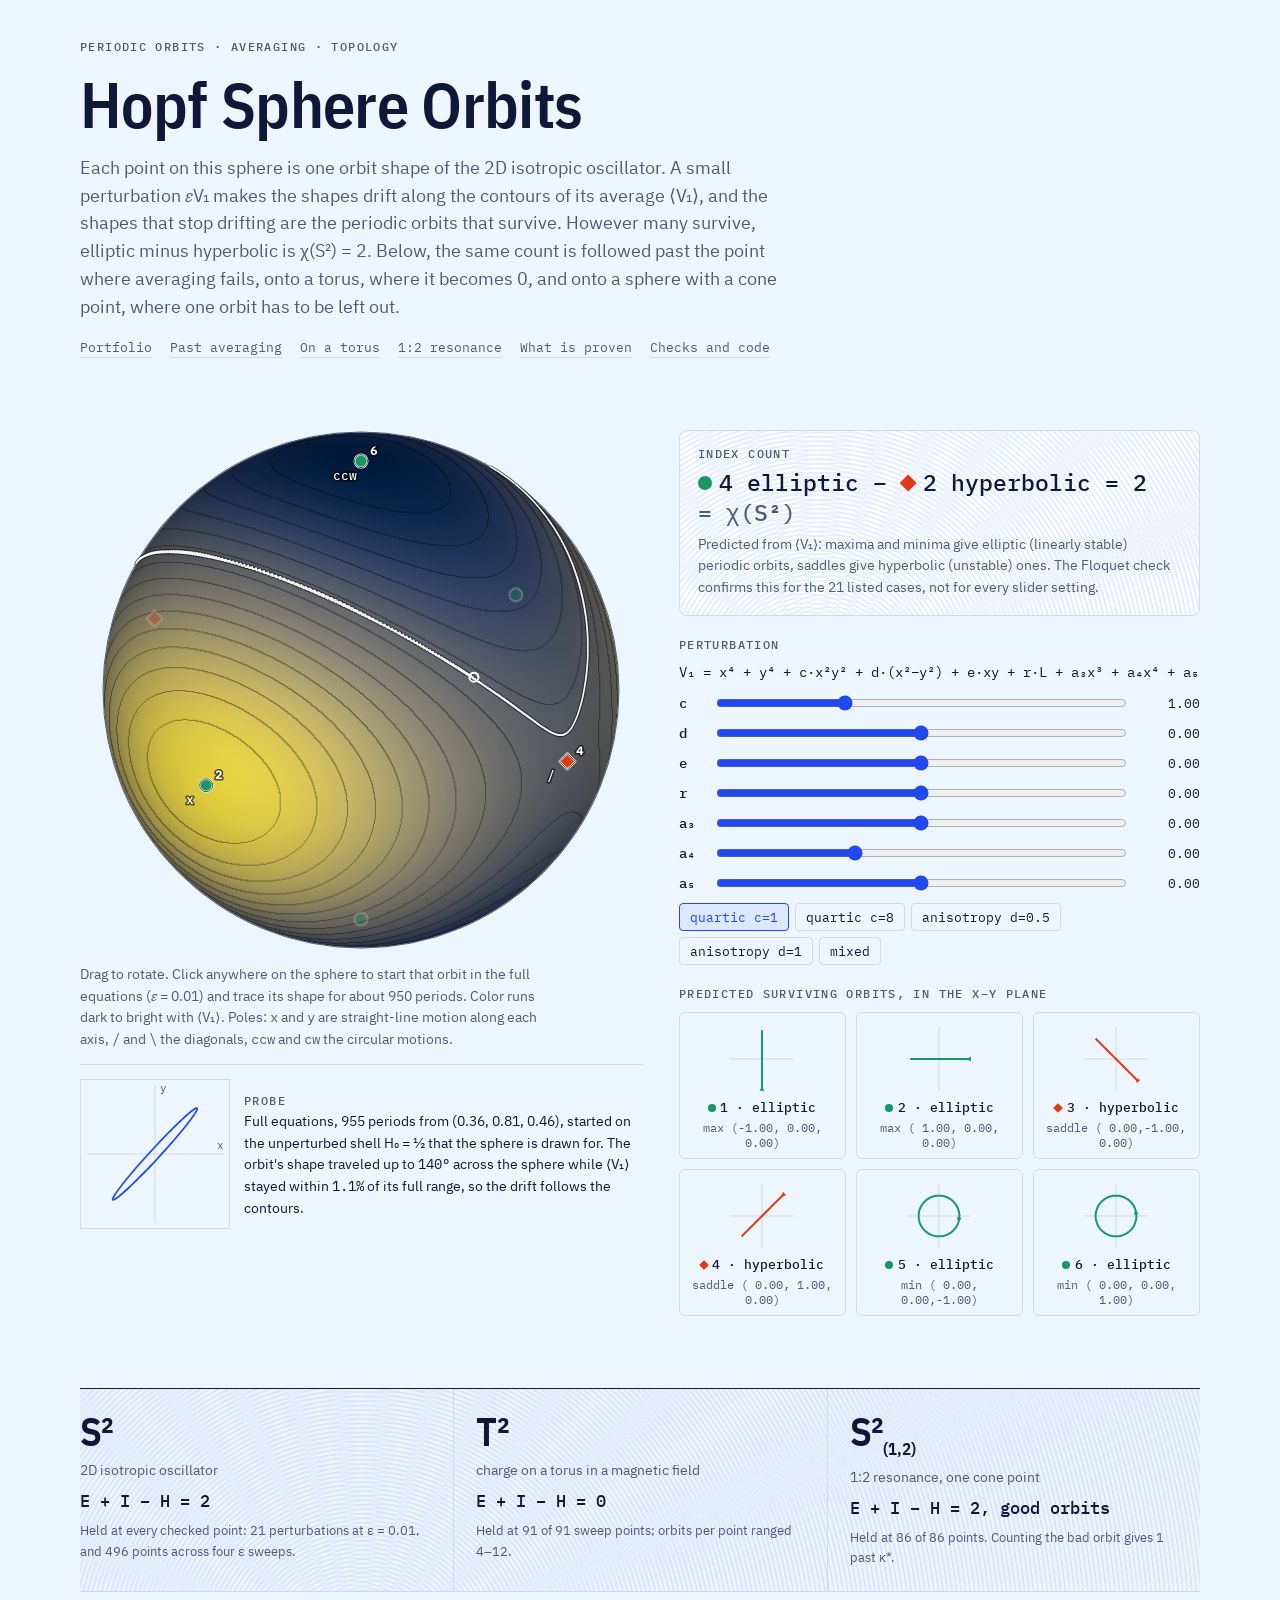
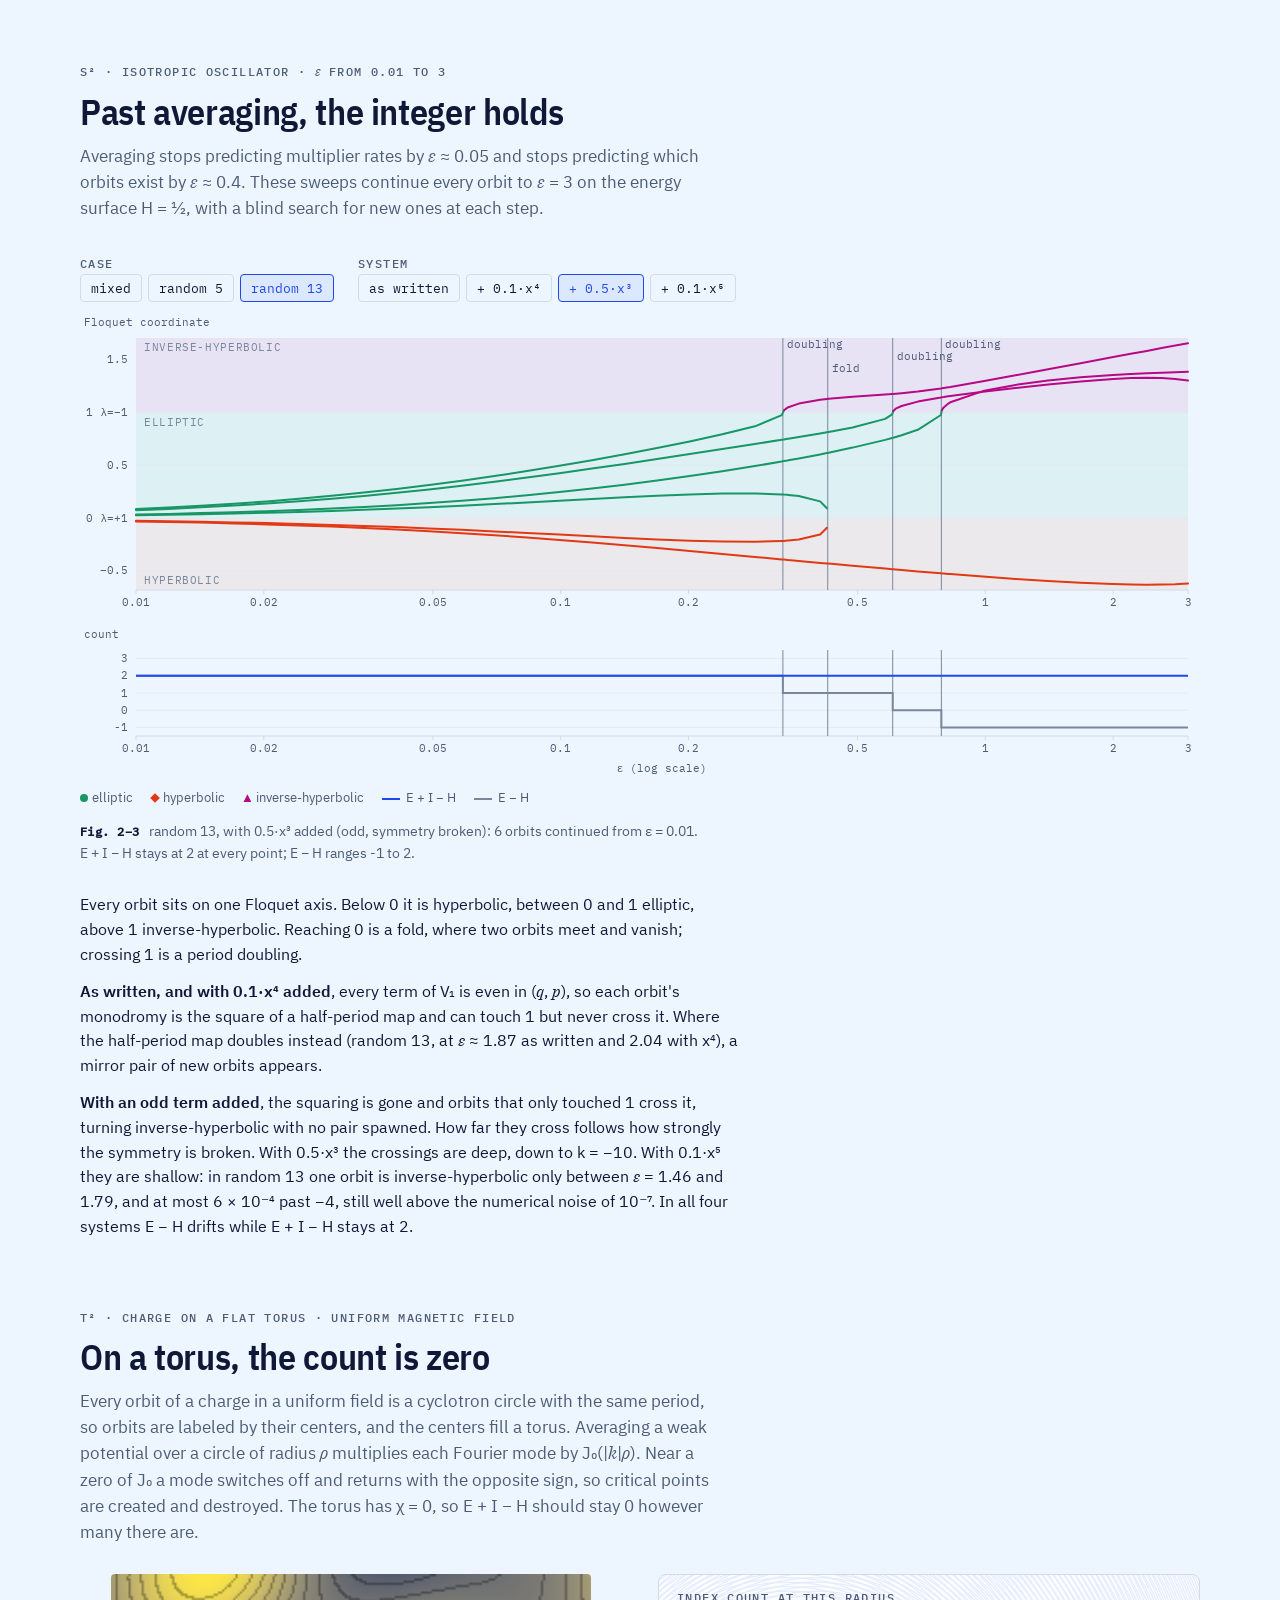
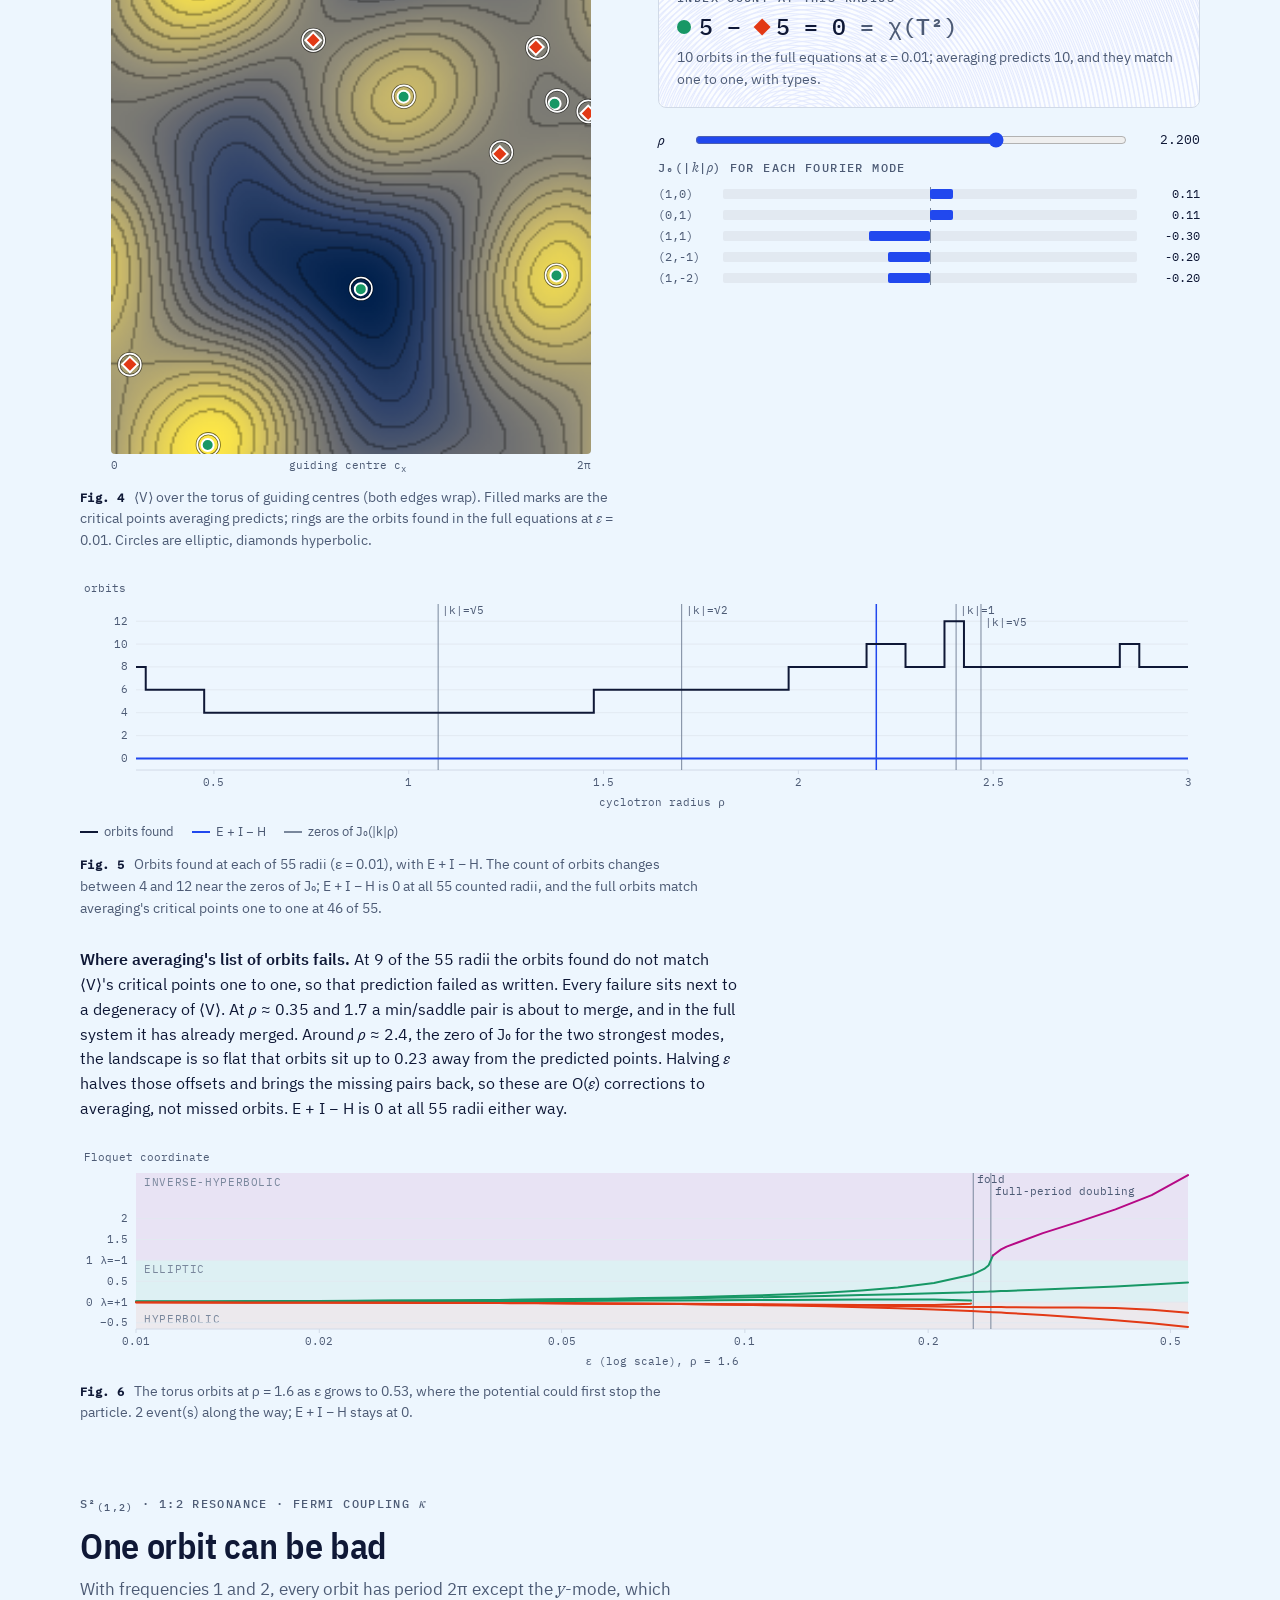
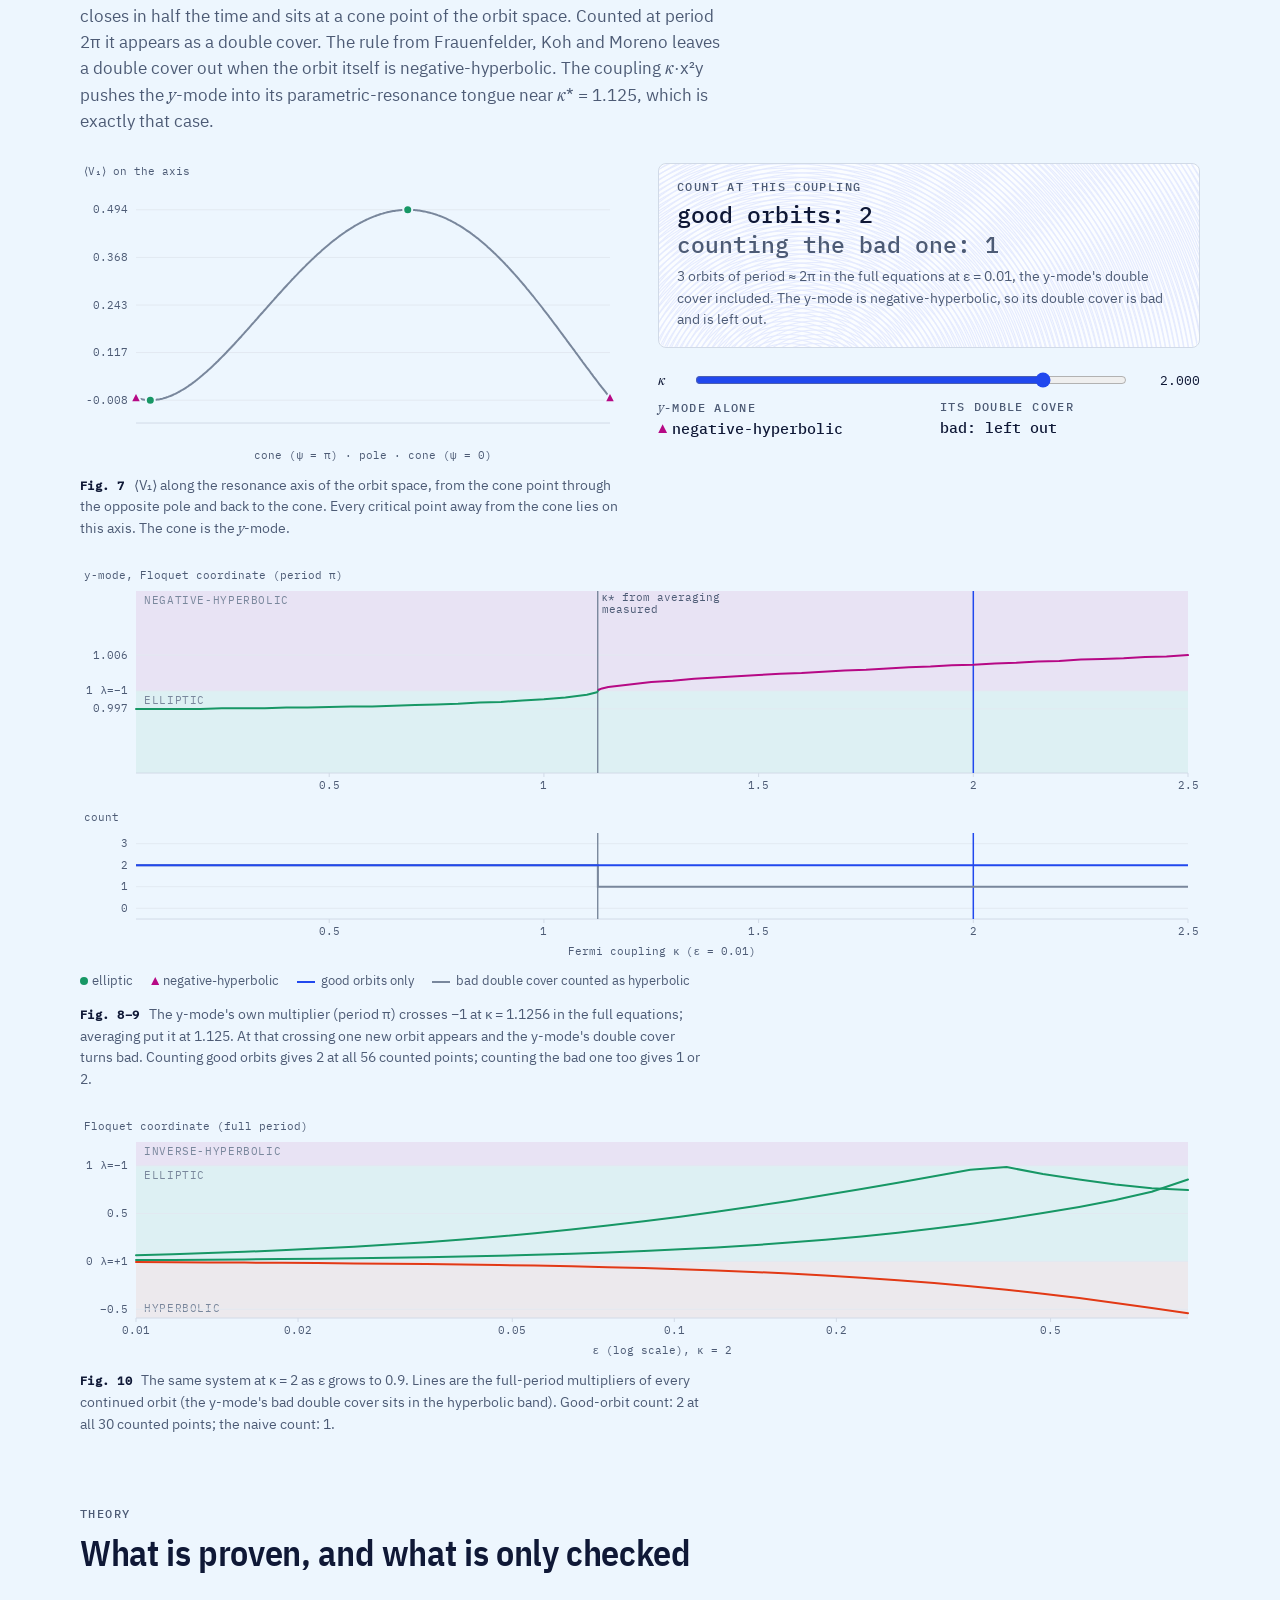
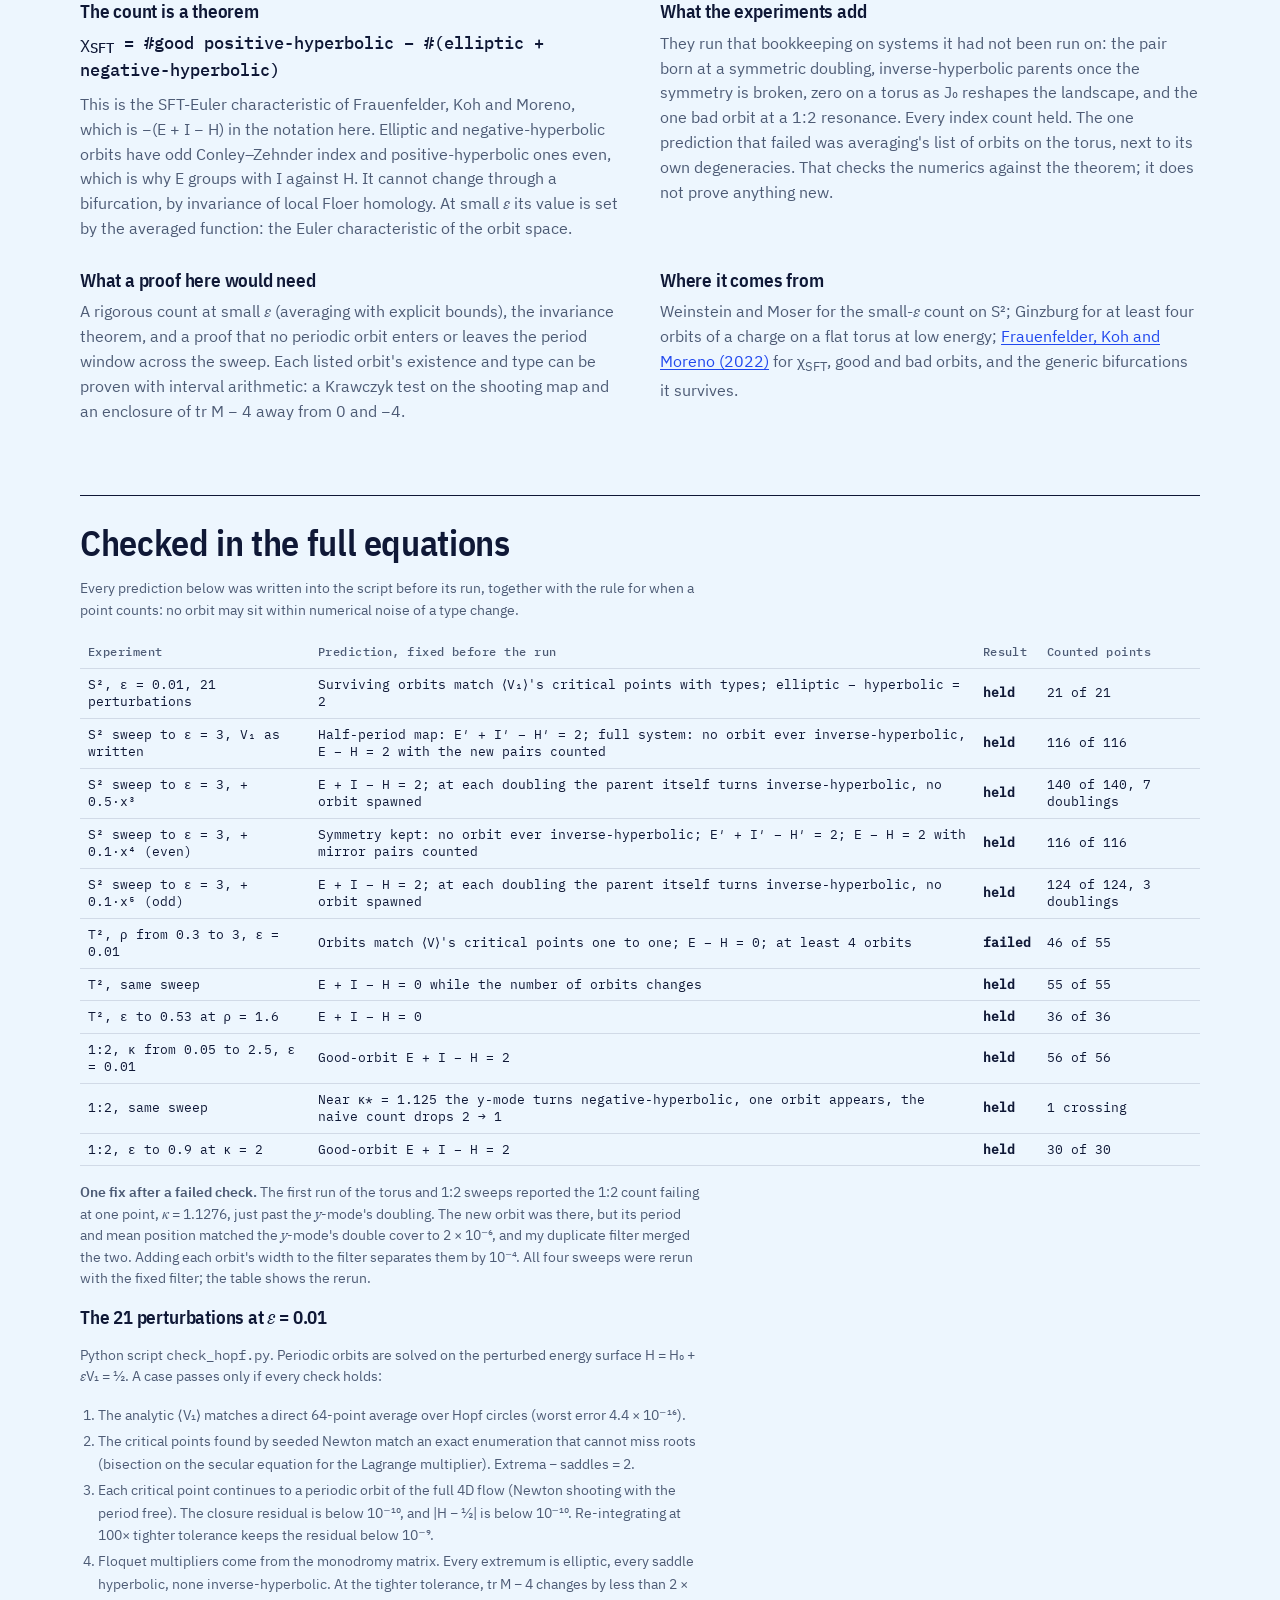
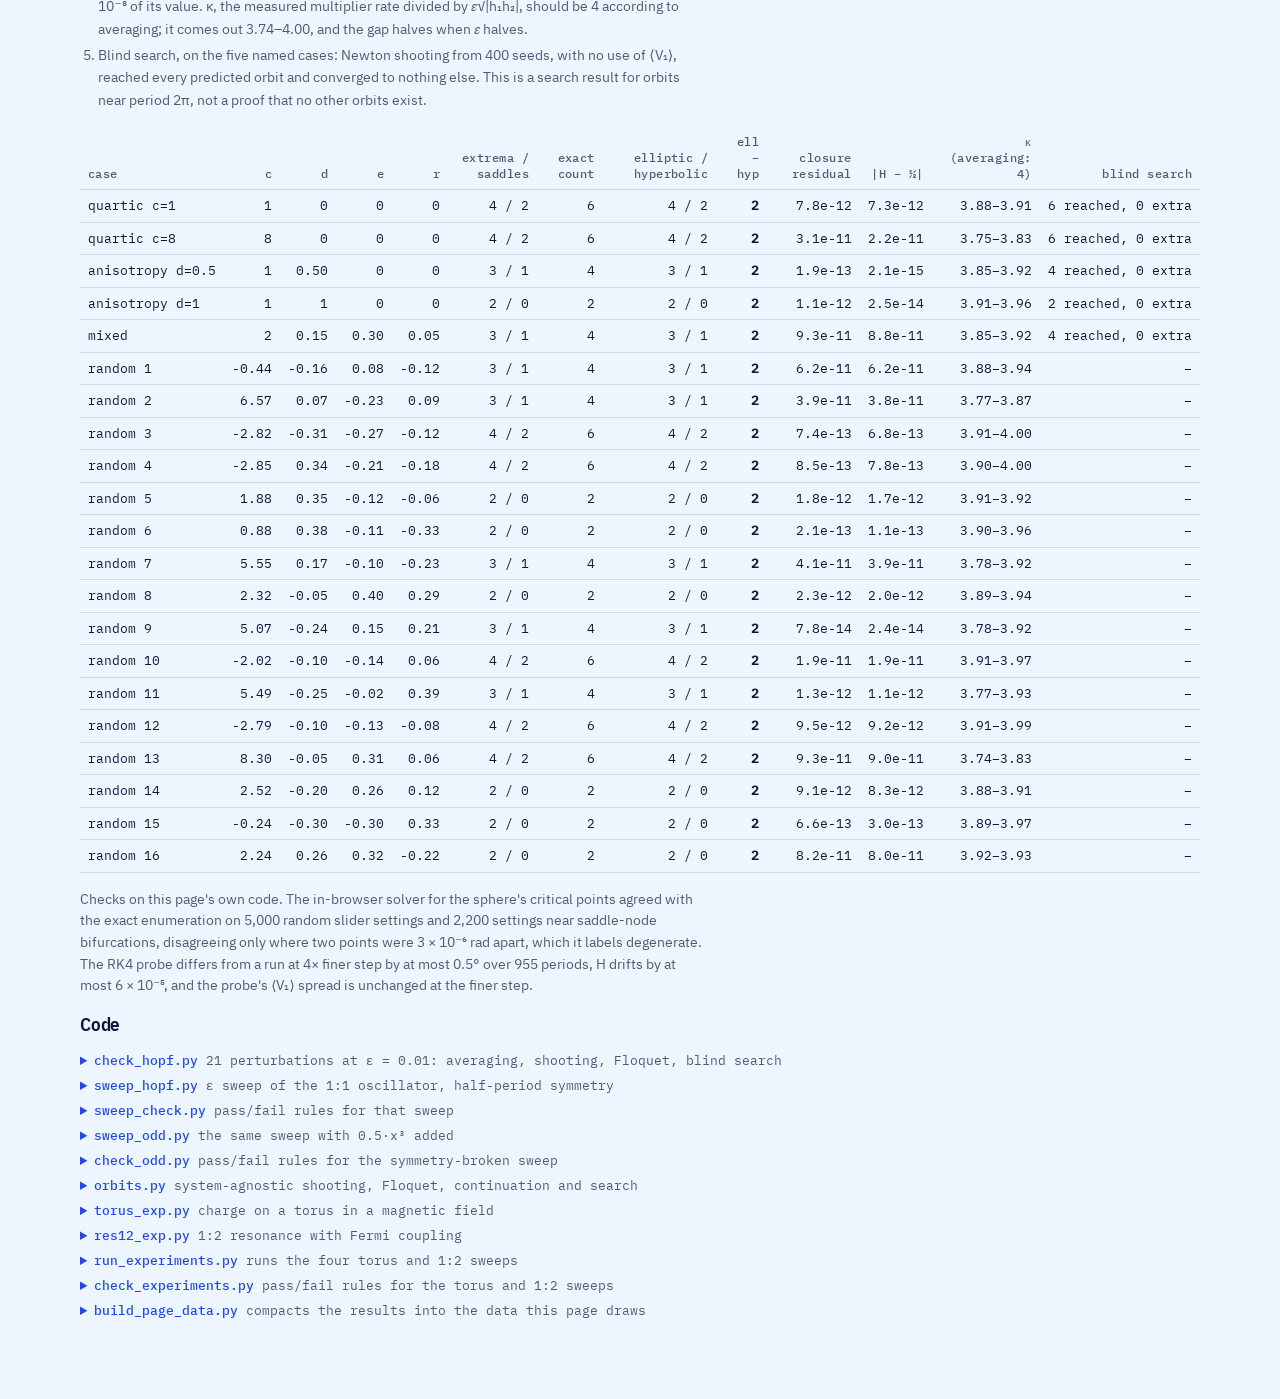
<file: hopf-orbits.html>
<!doctype html><html><head><meta charset=utf8><meta name=viewport content="width=device-width,initial-scale=1,viewport-fit=cover"><style>:root{color-scheme:light;box-sizing:border-box;padding-top:env(safe-area-inset-top,0px);padding-bottom:env(safe-area-inset-bottom,0px)}html{scroll-padding-top:env(safe-area-inset-top,0px)}body{margin:0;padding:0;font:14px -apple-system,BlinkMacSystemFont,sans-serif;background:#fff;color:#000}img{max-width:100%}[hidden]:not([hidden=until-found i]){display:none!important}</style><title>Hopf Sphere Orbits</title>
<meta name="description" content="Counting periodic orbits of a perturbed oscillator on the Hopf sphere, and following the count onto a torus and a 1:2 resonance. Interactive, with every check and the code.">
<link rel="stylesheet" href="fiber.css">
<script>try{var t=localStorage.getItem('kg-theme');if(t==='light'||t==='dark')document.documentElement.setAttribute('data-theme',t)}catch(e){}</script>
</head><body>
<style>
/* Layout: a lab notebook in one column. An instrument-bench hero, a three-cell thesis strip, then one chapter per
   experiment (text column beside or above a wide figure), ending with what is proven and the checks. */
:root {
  --f-display: var(--font-display); --f-body: var(--font-body); --f-mono: var(--font-mono); --f-math: var(--font-math);
}
body { background: var(--bg); color: var(--fg); font: 15.5px/1.6 var(--f-body); }
.wrap {
  max-width: 1120px; margin: 0 auto; display: grid; gap: 72px;
  padding-block: 40px 80px;
  padding-left: max(16px, env(safe-area-inset-left, 0px));
  padding-right: max(16px, env(safe-area-inset-right, 0px));
}
h1, h2, h3 { font-family: var(--f-display); text-wrap: balance; margin: 0; letter-spacing: -0.01em; }
h1 { font-weight: 600; font-size: clamp(38px, 6vw, 64px); line-height: 0.98; }
h2 { font-weight: 600; font-size: clamp(26px, 3.4vw, 36px); line-height: 1.05; }
h3 { font-weight: 600; font-size: 19px; line-height: 1.2; }
p { margin: 0; }
a { color: var(--accent); text-underline-offset: 2px; }
.m { font-family: var(--f-math); font-style: italic; font-weight: 400; }
.lede { max-width: 64ch; color: var(--muted); font-size: 17px; line-height: 1.55; }
.prose { max-width: 66ch; display: grid; gap: 12px; }
.eyebrow, .label { font: 500 11.5px/1.3 var(--f-mono); letter-spacing: .12em; text-transform: uppercase; color: var(--muted); }
.eyebrow .m, .label .m { text-transform: none; letter-spacing: 0; font-size: 1.12em; }
.mono { font-family: var(--f-mono); font-variant-numeric: tabular-nums; }
.g { display: inline-block; width: .62em; height: .62em; margin-right: .32em; vertical-align: .02em; }
.g-E { background: var(--ell); border-radius: 50%; }
.g-H { background: var(--hyp); transform: rotate(45deg) scale(.86); }
.g-I { background: var(--inv); clip-path: polygon(50% 0, 100% 100%, 0 100%); }
button:focus-visible, input:focus-visible, canvas:focus-visible, .chart:focus-visible, summary:focus-visible { outline: 2px solid var(--accent); outline-offset: 2px; }

/* ---------- hero */
header.hero { display: grid; gap: 18px; }
header.hero .lede { font-size: 18px; }
nav.toc { display: flex; flex-wrap: wrap; gap: 6px 18px; font: 13px var(--f-mono); }
nav.toc a { color: var(--muted); text-decoration: none; border-bottom: 1px solid var(--line); padding-bottom: 1px; }
nav.toc a:hover { color: var(--fg); border-color: var(--fg); }
.bench { display: grid; grid-template-columns: minmax(0, 1.08fr) minmax(0, 1fr); gap: 36px; align-items: start; }
@media (max-width: 860px) { .bench { grid-template-columns: minmax(0, 1fr); } }
.stage { display: grid; gap: 14px; min-width: 0; }
#sphere { width: 100%; max-width: 520px; aspect-ratio: 1; display: block; margin: 0 auto; touch-action: none; cursor: grab; }
#sphere:active { cursor: grabbing; }
.hint { color: var(--muted); font-size: 13.5px; max-width: 60ch; }
.probe { display: grid; grid-template-columns: 150px minmax(0, 1fr); gap: 14px; align-items: center; border-top: 1px solid var(--line); padding-top: 14px; }
#config { width: 150px; height: 150px; display: block; }
#probeText { font-size: 13.5px; min-width: 0; }
@media (max-width: 420px) { .probe { grid-template-columns: minmax(0, 1fr); justify-items: start; } }
.side { display: grid; gap: 22px; min-width: 0; }
.ledger { background: var(--panel); border: 1px solid var(--line); border-radius: 8px; padding: 16px 18px; display: grid; gap: 6px; }
.eq { font: 500 clamp(18px, 2.4vw, 23px)/1.3 var(--f-mono); font-variant-numeric: tabular-nums; }
.eq .chi { color: var(--muted); white-space: nowrap; }
.ledger .note { font-size: 13.5px; color: var(--muted); }
.controls { display: grid; gap: 10px; }
.formula { font: 14px/1.5 var(--f-mono); overflow-x: auto; white-space: nowrap; }
.row { display: grid; grid-template-columns: 1.6em minmax(0, 1fr) 4.2em; gap: 10px; align-items: center; }
.row label { font: 500 14px var(--f-mono); }
.row output { font: 13px var(--f-mono); text-align: right; font-variant-numeric: tabular-nums; }
input[type="range"] { width: 100%; accent-color: var(--accent); }
.presets, .seg { display: flex; flex-wrap: wrap; gap: 6px; }
.presets button, .seg button {
  font: 12.5px var(--f-mono); color: var(--fg); background: transparent;
  border: 1px solid var(--line); border-radius: 4px; padding: 5px 10px; cursor: pointer;
}
.presets button:hover, .seg button:hover { border-color: var(--accent); }
.presets button[aria-pressed="true"], .seg button[aria-pressed="true"] { border-color: var(--accent); color: var(--accent); background: color-mix(in srgb, var(--accent) 8%, transparent); }
.shapes { display: grid; gap: 10px; grid-template-columns: repeat(var(--cols, 2), minmax(0, 1fr)); }
.shape { border: 1px solid var(--line); border-radius: 6px; padding: 10px 8px 8px; display: grid; gap: 4px; justify-items: center; text-align: center; }
.shape canvas { width: 72px; height: 72px; }
.shape .t { font: 500 13px var(--f-mono); }
.shape .s { font: 11.5px var(--f-mono); color: var(--muted); font-variant-numeric: tabular-nums; }

/* ---------- thesis strip */
.thesis { display: grid; grid-template-columns: repeat(3, minmax(0, 1fr)); border-top: 1px solid var(--fg); border-bottom: 1px solid var(--line); }
.thesis > div { padding: 22px 22px 22px 0; display: grid; gap: 8px; align-content: start; min-width: 0; }
.thesis > div + div { padding-left: 22px; border-left: 1px solid var(--line); }
.thesis .space { font: 600 40px/1 var(--f-display); letter-spacing: -0.02em; }
.thesis .space sub { font-size: 0.42em; letter-spacing: 0; }
.thesis .sys { color: var(--muted); font-size: 14px; }
.thesis .count { font: 500 17px/1.35 var(--f-mono); }
.thesis .held { font-size: 13px; color: var(--muted); }
@media (max-width: 760px) {
  .thesis { grid-template-columns: minmax(0, 1fr); }
  .thesis > div, .thesis > div + div { padding: 18px 0; border-left: 0; }
  .thesis > div + div { border-top: 1px solid var(--line); }
}

/* ---------- chapters */
.chapter { display: grid; gap: 28px; }
.chapter-head { display: grid; gap: 12px; }
.fig { display: grid; gap: 12px; min-width: 0; }
.toolbar { display: flex; flex-wrap: wrap; gap: 10px 24px; align-items: center; }
.toolbar .label { margin-right: 4px; }
.cap { font-size: 13.5px; color: var(--muted); max-width: 78ch; }
.cap b { color: var(--fg); font-weight: 600; font-family: var(--f-mono); font-size: 12px; letter-spacing: .04em; margin-right: 6px; }
.legend { display: flex; flex-wrap: wrap; gap: 6px 18px; font-size: 13px; color: var(--muted); align-items: center; }
.legend .key { display: inline-block; width: 18px; height: 2px; vertical-align: middle; margin-right: 6px; }
.chart { position: relative; min-width: 0; outline: none; }
.chart svg { display: block; overflow: visible; }
.plot text { font-family: var(--f-mono); font-size: 11px; fill: var(--muted); }
.plot .tick-x, .plot .tick-y { font-variant-numeric: tabular-nums; }
.plot .grid { stroke: var(--grid); stroke-width: 1; }
.plot .axis { stroke: var(--line); stroke-width: 1; }
.plot .band-E { fill: var(--ell); opacity: .07; } .plot .band-H { fill: var(--hyp); opacity: .07; } .plot .band-I { fill: var(--inv); opacity: .08; }
.plot .band-label { font-size: 10.5px; fill: var(--faint); letter-spacing: .06em; }
.plot .s-E { stroke: var(--ell); } .plot .s-H { stroke: var(--hyp); } .plot .s-I { stroke: var(--inv); } .plot .s-u { stroke: var(--faint); }
.plot .f-E { fill: var(--ell); } .plot .f-H { fill: var(--hyp); } .plot .f-I { fill: var(--inv); } .plot .f-u { fill: var(--faint); }
.plot .trk { fill: none; stroke-width: 2; stroke-linecap: round; stroke-linejoin: round; }
.plot .ring { stroke: var(--bg); stroke-width: 2; }
.plot .vline { stroke: var(--faint); stroke-width: 1; }
.plot .vline-a { stroke: var(--accent); stroke-width: 1.5; }
.plot .vlabel { font-size: 10.5px; fill: var(--muted); }
.plot .s-idx { stroke: var(--accent); fill: none; stroke-width: 2; }
.plot .s-naive { stroke: var(--faint); fill: none; stroke-width: 2; }
.plot .s-n { stroke: var(--fg); fill: none; stroke-width: 2; }
.plot .hair { stroke: var(--fg); stroke-width: 1; opacity: .45; }
.tip { position: absolute; pointer-events: none; background: var(--panel); border: 1px solid var(--line); border-radius: 6px;
  padding: 7px 9px; font: 12px/1.45 var(--f-mono); color: var(--muted); box-shadow: 0 4px 14px rgba(0,0,0,.08); white-space: nowrap; z-index: 2; }
.tip strong { color: var(--fg); font-weight: 600; margin-right: 6px; font-variant-numeric: tabular-nums; }
.tip .k { display: inline-block; width: 12px; height: 2px; vertical-align: middle; margin-right: 6px; }
.spread { display: grid; grid-template-columns: minmax(0, 1fr) minmax(0, 1fr); gap: 36px; align-items: start; }
@media (max-width: 860px) { .spread { grid-template-columns: minmax(0, 1fr); } }
.mapbox { position: relative; width: 100%; max-width: 480px; justify-self: center; }
#torusMap { width: 100%; aspect-ratio: 1; display: block; border-radius: 4px; }
.mapaxis { display: flex; justify-content: space-between; font: 11px var(--f-mono); color: var(--muted); margin-top: 4px; }
.jbars { display: grid; gap: 6px; }
.jbar { display: grid; grid-template-columns: 4.6em minmax(0, 1fr) 4.4em; gap: 10px; align-items: center; font: 12px var(--f-mono); color: var(--muted); }
.jbar .track { position: relative; height: 10px; background: var(--grid); border-radius: 2px; }
.jbar .track::before { content: ""; position: absolute; left: 50%; top: -2px; bottom: -2px; width: 1px; background: var(--faint); }
.jbar .fill { position: absolute; top: 0; bottom: 0; background: var(--accent); border-radius: 2px; }
.jbar output { text-align: right; font-variant-numeric: tabular-nums; color: var(--fg); }
#resPlot { width: 100%; }
.stat { display: grid; gap: 2px; }
.stat .v { font: 500 15px var(--f-mono); }
.pair { display: grid; grid-template-columns: repeat(2, minmax(0, 1fr)); gap: 14px 22px; }

/* ---------- proof */
.claims { display: grid; grid-template-columns: repeat(2, minmax(0, 1fr)); gap: 28px 40px; }
@media (max-width: 760px) { .claims { grid-template-columns: minmax(0, 1fr); } }
.claims > div { display: grid; gap: 8px; align-content: start; }
.claims p { color: var(--muted); }
.formula-big { font: 500 17px/1.5 var(--f-mono); color: var(--fg); overflow-x: auto; }

/* ---------- checks */
.verify { display: grid; gap: 16px; border-top: 1px solid var(--fg); padding-top: 28px; }
.criteria { margin: 0; padding-left: 1.3em; display: grid; gap: 4px; max-width: 76ch; color: var(--muted); font-size: 14px; }
.tablewrap { overflow-x: auto; }
table { border-collapse: collapse; font: 12.5px/1.4 var(--f-mono); font-variant-numeric: tabular-nums; width: 100%; }
#results { min-width: 760px; }
#preds { min-width: 680px; }
th, td { padding: 7px 8px; text-align: right; border-bottom: 1px solid var(--line); white-space: nowrap; }
th:first-child, td:first-child { text-align: left; }
#preds td, #preds th { text-align: left; white-space: normal; }
th { font-weight: 500; color: var(--muted); font-size: 11.5px; letter-spacing: .04em; white-space: normal; vertical-align: bottom; }
td.pass { font-weight: 600; }
.foot { color: var(--muted); font-size: 13.5px; max-width: 78ch; }
.sources { display: grid; gap: 8px; }
.source summary { font: 500 13px var(--f-mono); cursor: pointer; color: var(--accent); }
.source summary span { color: var(--muted); font-weight: 400; margin-left: 8px; }
.src { font: 12px/1.45 var(--f-mono); background: var(--panel); border: 1px solid var(--line); border-radius: 6px; padding: 12px 14px; overflow-x: auto; margin: 10px 0 0; max-height: 520px; }
/* Fiber moire: only behind the claims that were checked */
.ledger, .thesis { position: relative; isolation: isolate; }
.ledger::before, .thesis::before {
  content: ""; position: absolute; inset: 0; z-index: -1; pointer-events: none; border-radius: inherit; background: var(--moire);
  --mo-ring: #000 0, transparent 1.1px, transparent 3.4px, #000 4.5px;
  -webkit-mask-image: repeating-radial-gradient(circle at var(--mo-x, 24%) var(--mo-y, 135%), var(--mo-ring)), repeating-radial-gradient(circle at calc(var(--mo-x, 24%) + 27px) var(--mo-y, 135%), var(--mo-ring));
  mask-image: repeating-radial-gradient(circle at var(--mo-x, 24%) var(--mo-y, 135%), var(--mo-ring)), repeating-radial-gradient(circle at calc(var(--mo-x, 24%) + 27px) var(--mo-y, 135%), var(--mo-ring));
}
@media (prefers-contrast: more), (forced-colors: active) { .ledger::before, .thesis::before { display: none; } }
@media (prefers-reduced-motion: reduce) { * { scroll-behavior: auto !important; } }
</style>

<div class="wrap">
  <header class="hero">
    <span class="eyebrow">Periodic orbits · averaging · topology</span>
    <h1>Hopf Sphere Orbits</h1>
    <p class="lede">Each point on this sphere is one orbit shape of the 2D isotropic oscillator. A small perturbation <span class="m">ε</span>V₁ makes the shapes drift along the contours of its average ⟨V₁⟩, and the shapes that stop drifting are the periodic orbits that survive. However many survive, elliptic minus hyperbolic is χ(S²) = 2. Below, the same count is followed past the point where averaging fails, onto a torus, where it becomes 0, and onto a sphere with a cone point, where one orbit has to be left out.</p>
    <nav class="toc" aria-label="Sections">
      <a href="./">Portfolio</a>
      <a href="#past-averaging">Past averaging</a>
      <a href="#torus">On a torus</a>
      <a href="#resonance">1:2 resonance</a>
      <a href="#proven">What is proven</a>
      <a href="#checks">Checks and code</a>
    </nav>
  </header>

  <section class="bench" aria-label="Interactive sphere">
    <div class="stage">
      <canvas id="sphere" tabindex="0" aria-label="Sphere of orbit shapes colored by the averaged perturbation. Drag to rotate, click to launch an orbit."></canvas>
      <p class="hint">Drag to rotate. Click anywhere on the sphere to start that orbit in the full equations (<span class="m">ε</span> = 0.01) and trace its shape for about 950 periods. Color runs dark to bright with ⟨V₁⟩. Poles: <span class="mono">x</span> and <span class="mono">y</span> are straight-line motion along each axis, <span class="mono">/</span> and <span class="mono">\</span> the diagonals, <span class="mono">ccw</span> and <span class="mono">cw</span> the circular motions.</p>
      <div class="probe">
        <canvas id="config" aria-label="The launched orbit in the x-y plane"></canvas>
        <div id="probeText"></div>
      </div>
    </div>
    <div class="side">
      <div class="ledger" aria-live="polite">
        <span class="label">Index count</span>
        <div class="eq" id="eq"></div>
        <p class="note" id="ledgerNote"></p>
      </div>
      <div class="controls">
        <span class="label">Perturbation</span>
        <div class="formula">V₁ = x⁴ + y⁴ + c·x²y² + d·(x²−y²) + e·xy + r·L + a₃x³ + a₄x⁴ + a₅x⁵</div>
        <div class="row"><label for="c">c</label><input id="c" type="range" min="-3" max="10" step="0.05"><output id="cv"></output></div>
        <div class="row"><label for="d">d</label><input id="d" type="range" min="-1" max="1" step="0.01"><output id="dv"></output></div>
        <div class="row"><label for="e">e</label><input id="e" type="range" min="-1" max="1" step="0.01"><output id="ev"></output></div>
        <div class="row"><label for="r">r</label><input id="r" type="range" min="-1" max="1" step="0.01"><output id="rv"></output></div>
        <div class="row"><label for="a3">a₃</label><input id="a3" type="range" min="-1" max="1" step="0.01"><output id="a3v"></output></div>
        <div class="row"><label for="a4">a₄</label><input id="a4" type="range" min="-0.5" max="1" step="0.01"><output id="a4v"></output></div>
        <div class="row"><label for="a5">a₅</label><input id="a5" type="range" min="-1" max="1" step="0.01"><output id="a5v"></output></div>
        <div class="presets" id="presets"></div>
      </div>
      <div class="controls">
        <span class="label">Predicted surviving orbits, in the x–y plane</span>
        <div class="shapes" id="shapes"></div>
      </div>
    </div>
  </section>

  <section class="thesis" aria-label="The count on three spaces of orbits">
    <div>
      <span class="space">S²</span>
      <span class="sys">2D isotropic oscillator</span>
      <span class="count">E + I − H = 2</span>
      <span class="held" id="heldS2"></span>
    </div>
    <div>
      <span class="space">T²</span>
      <span class="sys">charge on a torus in a magnetic field</span>
      <span class="count">E + I − H = 0</span>
      <span class="held" id="heldT2"></span>
    </div>
    <div>
      <span class="space">S²<sub>(1,2)</sub></span>
      <span class="sys">1:2 resonance, one cone point</span>
      <span class="count">E + I − H = 2, good orbits</span>
      <span class="held" id="heldR"></span>
    </div>
  </section>

  <section class="chapter" id="past-averaging">
    <div class="chapter-head">
      <span class="eyebrow">S² · isotropic oscillator · <span class="m">ε</span> from 0.01 to 3</span>
      <h2>Past averaging, the integer holds</h2>
      <p class="lede">Averaging stops predicting multiplier rates by <span class="m">ε</span> ≈ 0.05 and stops predicting which orbits exist by <span class="m">ε</span> ≈ 0.4. These sweeps continue every orbit to <span class="m">ε</span> = 3 on the energy surface H = ½, with a blind search for new ones at each step.</p>
    </div>
    <div class="fig">
      <div class="toolbar">
        <span><span class="label">Case</span> <span class="seg" id="segCase" role="group" aria-label="Case"></span></span>
        <span><span class="label">System</span> <span class="seg" id="segSym" role="group" aria-label="Symmetry"></span></span>
      </div>
      <div class="chart" id="figTracks" tabindex="0"></div>
      <div class="chart" id="figCounts" tabindex="0"></div>
      <div class="legend">
        <span><i class="g g-E"></i>elliptic</span><span><i class="g g-H"></i>hyperbolic</span><span><i class="g g-I"></i>inverse-hyperbolic</span>
        <span><span class="key" style="background:var(--accent)"></span>E + I − H</span>
        <span><span class="key" style="background:var(--faint)"></span>E − H</span>
      </div>
      <p class="cap" id="capTracks"></p>
    </div>
    <div class="prose">
      <p>Every orbit sits on one Floquet axis. Below 0 it is hyperbolic, between 0 and 1 elliptic, above 1 inverse-hyperbolic. Reaching 0 is a fold, where two orbits meet and vanish; crossing 1 is a period doubling.</p>
      <p><strong>As written, and with 0.1·x⁴ added</strong>, every term of V₁ is even in (<span class="m">q</span>, <span class="m">p</span>), so each orbit's monodromy is the square of a half-period map and can touch 1 but never cross it. Where the half-period map doubles instead (random 13, at <span class="m">ε</span> ≈ 1.87 as written and 2.04 with x⁴), a mirror pair of new orbits appears.</p>
      <p><strong>With an odd term added</strong>, the squaring is gone and orbits that only touched 1 cross it, turning inverse-hyperbolic with no pair spawned. How far they cross follows how strongly the symmetry is broken. With 0.5·x³ the crossings are deep, down to k = −10. With 0.1·x⁵ they are shallow: in random 13 one orbit is inverse-hyperbolic only between <span class="m">ε</span> = 1.46 and 1.79, and at most 6 × 10⁻⁴ past −4, still well above the numerical noise of 10⁻⁷. In all four systems E − H drifts while E + I − H stays at 2.</p>
    </div>
  </section>

  <section class="chapter" id="torus">
    <div class="chapter-head">
      <span class="eyebrow">T² · charge on a flat torus · uniform magnetic field</span>
      <h2>On a torus, the count is zero</h2>
      <p class="lede">Every orbit of a charge in a uniform field is a cyclotron circle with the same period, so orbits are labeled by their centers, and the centers fill a torus. Averaging a weak potential over a circle of radius <span class="m">ρ</span> multiplies each Fourier mode by J₀(|<span class="m">k</span>|<span class="m">ρ</span>). Near a zero of J₀ a mode switches off and returns with the opposite sign, so critical points are created and destroyed. The torus has χ = 0, so E + I − H should stay 0 however many there are.</p>
    </div>
    <div class="spread">
      <div class="fig">
        <div class="mapbox">
          <canvas id="torusMap" aria-label="Averaged potential on the torus of guiding centres, with predicted and found orbits"></canvas>
          <div class="mapaxis"><span>0</span><span>guiding centre c<sub>x</sub></span><span>2π</span></div>
        </div>
        <p class="cap"><b>Fig. 4</b> ⟨V⟩ over the torus of guiding centres (both edges wrap). Filled marks are the critical points averaging predicts; rings are the orbits found in the full equations at <span class="m">ε</span> = 0.01. Circles are elliptic, diamonds hyperbolic.</p>
      </div>
      <div class="side">
        <div class="ledger" aria-live="polite">
          <span class="label">Index count at this radius</span>
          <div class="eq" id="torusEq"></div>
          <p class="note" id="torusNote"></p>
        </div>
        <div class="controls">
          <div class="row" style="grid-template-columns: 1.6em minmax(0,1fr) 4.2em"><label for="rhoSlider"><span class="m">ρ</span></label><input id="rhoSlider" type="range" min="0" max="1" step="1"><output id="rhoOut"></output></div>
          <span class="label">J₀(|<span class="m">k</span>|<span class="m">ρ</span>) for each Fourier mode</span>
          <div class="jbars" id="jbars"></div>
        </div>
      </div>
    </div>
    <div class="fig">
      <div class="chart" id="figTorusN" tabindex="0"></div>
      <div class="legend">
        <span><span class="key" style="background:var(--fg)"></span>orbits found</span>
        <span><span class="key" style="background:var(--accent)"></span>E + I − H</span>
        <span><span class="key" style="background:var(--faint)"></span>zeros of J₀(|k|ρ)</span>
      </div>
      <p class="cap" id="capTorusN"></p>
    </div>
    <div class="prose">
      <p><strong>Where averaging's list of orbits fails.</strong> At 9 of the 55 radii the orbits found do not match ⟨V⟩'s critical points one to one, so that prediction failed as written. Every failure sits next to a degeneracy of ⟨V⟩. At <span class="m">ρ</span> ≈ 0.35 and 1.7 a min/saddle pair is about to merge, and in the full system it has already merged. Around <span class="m">ρ</span> ≈ 2.4, the zero of J₀ for the two strongest modes, the landscape is so flat that orbits sit up to 0.23 away from the predicted points. Halving <span class="m">ε</span> halves those offsets and brings the missing pairs back, so these are O(<span class="m">ε</span>) corrections to averaging, not missed orbits. E + I − H is 0 at all 55 radii either way.</p>
    </div>
    <div class="fig">
      <div class="chart" id="figTorusEps" tabindex="0"></div>
      <p class="cap" id="capTorusEps"></p>
    </div>
  </section>

  <section class="chapter" id="resonance">
    <div class="chapter-head">
      <span class="eyebrow">S²<sub>(1,2)</sub> · 1:2 resonance · Fermi coupling <span class="m">κ</span></span>
      <h2>One orbit can be bad</h2>
      <p class="lede">With frequencies 1 and 2, every orbit has period 2π except the <span class="m">y</span>-mode, which closes in half the time and sits at a cone point of the orbit space. Counted at period 2π it appears as a double cover. The rule from Frauenfelder, Koh and Moreno leaves a double cover out when the orbit itself is negative-hyperbolic. The coupling <span class="m">κ</span>·x²y pushes the <span class="m">y</span>-mode into its parametric-resonance tongue near <span class="m">κ</span>* = 1.125, which is exactly that case.</p>
    </div>
    <div class="spread">
      <div class="fig">
        <div class="chart" id="resPlot"></div>
        <p class="cap"><b>Fig. 7</b> ⟨V₁⟩ along the resonance axis of the orbit space, from the cone point through the opposite pole and back to the cone. Every critical point away from the cone lies on this axis. The cone is the <span class="m">y</span>-mode.</p>
      </div>
      <div class="side">
        <div class="ledger" aria-live="polite">
          <span class="label">Count at this coupling</span>
          <div class="eq" id="resEq"></div>
          <p class="note" id="resNote"></p>
        </div>
        <div class="controls">
          <div class="row"><label for="kapSlider"><span class="m">κ</span></label><input id="kapSlider" type="range" min="0" max="1" step="1"><output id="kapOut"></output></div>
          <div class="pair">
            <div class="stat"><span class="label"><span class="m">y</span>-mode alone</span><span class="v" id="ymodeType"></span></div>
            <div class="stat"><span class="label">Its double cover</span><span class="v" id="ymodeGood"></span></div>
          </div>
        </div>
      </div>
    </div>
    <div class="fig">
      <div class="chart" id="figResY" tabindex="0"></div>
      <div class="chart" id="figResCounts" tabindex="0"></div>
      <div class="legend">
        <span><i class="g g-E"></i>elliptic</span><span><i class="g g-I"></i>negative-hyperbolic</span>
        <span><span class="key" style="background:var(--accent)"></span>good orbits only</span>
        <span><span class="key" style="background:var(--faint)"></span>bad double cover counted as hyperbolic</span>
      </div>
      <p class="cap" id="capRes"></p>
    </div>
    <div class="fig">
      <div class="chart" id="figResEps" tabindex="0"></div>
      <p class="cap" id="capResEps"></p>
    </div>
  </section>

  <section class="chapter" id="proven">
    <div class="chapter-head">
      <span class="eyebrow">Theory</span>
      <h2>What is proven, and what is only checked</h2>
    </div>
    <div class="claims">
      <div>
        <h3>The count is a theorem</h3>
        <div class="formula-big">χ<sub>SFT</sub> = #good positive-hyperbolic − #(elliptic + negative-hyperbolic)</div>
        <p>This is the SFT-Euler characteristic of Frauenfelder, Koh and Moreno, which is −(E + I − H) in the notation here. Elliptic and negative-hyperbolic orbits have odd Conley–Zehnder index and positive-hyperbolic ones even, which is why E groups with I against H. It cannot change through a bifurcation, by invariance of local Floer homology. At small <span class="m">ε</span> its value is set by the averaged function: the Euler characteristic of the orbit space.</p>
      </div>
      <div>
        <h3>What the experiments add</h3>
        <p>They run that bookkeeping on systems it had not been run on: the pair born at a symmetric doubling, inverse-hyperbolic parents once the symmetry is broken, zero on a torus as J₀ reshapes the landscape, and the one bad orbit at a 1:2 resonance. Every index count held. The one prediction that failed was averaging's list of orbits on the torus, next to its own degeneracies. That checks the numerics against the theorem; it does not prove anything new.</p>
      </div>
      <div>
        <h3>What a proof here would need</h3>
        <p>A rigorous count at small <span class="m">ε</span> (averaging with explicit bounds), the invariance theorem, and a proof that no periodic orbit enters or leaves the period window across the sweep. Each listed orbit's existence and type can be proven with interval arithmetic: a Krawczyk test on the shooting map and an enclosure of tr M − 4 away from 0 and −4.</p>
      </div>
      <div>
        <h3>Where it comes from</h3>
        <p>Weinstein and Moser for the small-<span class="m">ε</span> count on S²; Ginzburg for at least four orbits of a charge on a flat torus at low energy; <a href="https://pdf.arxiv.org/pdf/2206.00627">Frauenfelder, Koh and Moreno (2022)</a> for χ<sub>SFT</sub>, good and bad orbits, and the generic bifurcations it survives.</p>
      </div>
    </div>
  </section>

  <section class="verify" id="checks">
    <h2>Checked in the full equations</h2>
    <p class="foot">Every prediction below was written into the script before its run, together with the rule for when a point counts: no orbit may sit within numerical noise of a type change.</p>
    <div class="tablewrap"><table id="preds"></table></div>
    <p class="foot"><strong>One fix after a failed check.</strong> The first run of the torus and 1:2 sweeps reported the 1:2 count failing at one point, <span class="m">κ</span> = 1.1276, just past the <span class="m">y</span>-mode's doubling. The new orbit was there, but its period and mean position matched the <span class="m">y</span>-mode's double cover to 2 × 10⁻⁶, and my duplicate filter merged the two. Adding each orbit's width to the filter separates them by 10⁻⁴. All four sweeps were rerun with the fixed filter; the table shows the rerun.</p>
    <h3>The 21 perturbations at <span class="m">ε</span> = 0.01</h3>
    <p class="foot">Python script <span class="mono">check_hopf.py</span>. Periodic orbits are solved on the perturbed energy surface H = H₀ + <span class="m">ε</span>V₁ = ½. A case passes only if every check holds:</p>
    <ol class="criteria">
      <li>The analytic ⟨V₁⟩ matches a direct 64-point average over Hopf circles (worst error 4.4 × 10⁻¹⁶).</li>
      <li>The critical points found by seeded Newton match an exact enumeration that cannot miss roots (bisection on the secular equation for the Lagrange multiplier). Extrema − saddles = 2.</li>
      <li>Each critical point continues to a periodic orbit of the full 4D flow (Newton shooting with the period free). The closure residual is below 10⁻¹⁰, and |H − ½| is below 10⁻¹⁰. Re-integrating at 100× tighter tolerance keeps the residual below 10⁻⁹.</li>
      <li>Floquet multipliers come from the monodromy matrix. Every extremum is elliptic, every saddle hyperbolic, none inverse-hyperbolic. At the tighter tolerance, tr M − 4 changes by less than 2 × 10⁻⁸ of its value. κ, the measured multiplier rate divided by <span class="m">ε</span>√|h₁h₂|, should be 4 according to averaging; it comes out 3.74–4.00, and the gap halves when <span class="m">ε</span> halves.</li>
      <li>Blind search, on the five named cases: Newton shooting from 400 seeds, with no use of ⟨V₁⟩, reached every predicted orbit and converged to nothing else. This is a search result for orbits near period 2π, not a proof that no other orbits exist.</li>
    </ol>
    <div class="tablewrap"><table id="results"></table></div>
    <p class="foot">Checks on this page's own code. The in-browser solver for the sphere's critical points agreed with the exact enumeration on 5,000 random slider settings and 2,200 settings near saddle-node bifurcations, disagreeing only where two points were 3 × 10⁻⁶ rad apart, which it labels degenerate. The RK4 probe differs from a run at 4× finer step by at most 0.5° over 955 periods, H drifts by at most 6 × 10⁻⁵, and the probe's ⟨V₁⟩ spread is unchanged at the finer step.</p>
    <h3>Code</h3>
    <div class="sources">
      <details class="source"><summary>check_hopf.py<span>21 perturbations at ε = 0.01: averaging, shooting, Floquet, blind search</span></summary><pre class="src">&quot;&quot;&quot;Perturbed 1:1 oscillator on the Hopf base S^2.
Claim: periodic orbits near period 2*pi on one energy level satisfy
#elliptic - #hyperbolic = chi(S^2) = 2.
H = (px^2+py^2+x^2+y^2)/2 + EPS*V1,
V1 = x^4 + y^4 + c x^2 y^2 + d (x^2-y^2) + e x y + r (x py - y px).
&quot;&quot;&quot;
import json, time
import numpy as np
from scipy.integrate import solve_ivp

EPS, S0, H_LEVEL = 0.01, 1.0, 0.5
rng = np.random.default_rng(0)


class Sys:
    def __init__(s, c, d, e, r):
        s.p = dict(c=c, d=d, e=e, r=r)
        s.c, s.d, s.e, s.r = c, d, e, r

    def V1(s, X):
        x, y, px, py = X
        return x**4 + y**4 + s.c*x*x*y*y + s.d*(x*x - y*y) + s.e*x*y + s.r*(x*py - y*px)

    def H(s, X):
        x, y, px, py = X
        return 0.5*(px*px + py*py + x*x + y*y) + EPS*s.V1(X)

    def rhs(s, X):
        x, y, px, py = X
        c, d, e, r = s.c, s.d, s.e, s.r
        return np.array([px - EPS*r*y,
                         py + EPS*r*x,
                         -x - EPS*(4*x**3 + 2*c*x*y*y + 2*d*x + e*y + r*py),
                         -y - EPS*(4*y**3 + 2*c*x*x*y - 2*d*y + e*x - r*px)])

    def jac(s, X):
        x, y, px, py = X
        c, d, e, r = s.c, s.d, s.e, s.r
        J = np.zeros((4, 4))
        J[0, 1], J[0, 2] = -EPS*r, 1
        J[1, 0], J[1, 3] = EPS*r, 1
        J[2, 0] = -1 - EPS*(12*x*x + 2*c*y*y + 2*d)
        J[2, 1] = -EPS*(4*c*x*y + e)
        J[2, 3] = -EPS*r
        J[3, 0] = -EPS*(4*c*x*y + e)
        J[3, 1] = -1 - EPS*(12*y*y + 2*c*x*x - 2*d)
        J[3, 2] = EPS*r
        return J

    def gradH(s, X):
        f = s.rhs(X)
        return np.array([-f[2], -f[3], f[0], f[1]])

    # averaged V1 on the Hopf base: f(u) = u.A.u + b.u + const, u = unit Stokes vector
    def Ab(s):
        A = S0**2*np.diag([(3 - s.c/2)/16, s.c/16, 0.0])
        b = S0*np.array([s.d/2, s.e/4, s.r/2])
        const = S0**2*(3/16 + s.c/32)
        return A, b, const


def lift(u):
    u = u/np.linalg.norm(u)
    a = np.sqrt(S0*(1 + u[0])/2)
    b = np.sqrt(S0*max(1 - u[0], 0)/2)*np.exp(1j*np.arctan2(u[2], u[1]))
    return np.array([a.real, b.real, a.imag, b.imag])  # x, y, px, py


def hopf(X):
    x, y, px, py = X
    a, b = x + 1j*px, y + 1j*py
    ab = np.conj(a)*b
    S = np.array([abs(a)**2 - abs(b)**2, 2*ab.real, 2*ab.imag])
    return S/np.linalg.norm(S, axis=0)


def fib(n):
    i = np.arange(n) + 0.5
    z = 1 - 2*i/n
    t = np.pi*(1 + 5**0.5)*i
    return np.stack([np.sqrt(1 - z*z)*np.cos(t), np.sqrt(1 - z*z)*np.sin(t), z], 1)


# ---- S1: analytic average vs numerical average over Hopf circles
def check_average(sy, n=50):
    A, b, k = sy.Ab()
    th = np.linspace(0, 2*np.pi, 64, endpoint=False)
    err = 0.0
    for u in rng.normal(size=(n, 3)):
        u /= np.linalg.norm(u)
        X = lift(u)
        za, zb = (X[0] + 1j*X[2])*np.exp(-1j*th), (X[1] + 1j*X[3])*np.exp(-1j*th)
        num = sy.V1(np.array([za.real, zb.real, za.imag, zb.imag])).mean()
        err = max(err, abs(num - (u@A@u + b@u + k)))
    return err


# ---- S2: critical points of the averaged function on S^2
def critical_points(sy):
    A, b, _ = sy.Ab()
    out = []
    for u in fib(400):
        lam = u@(2*A@u + b)
        for _ in range(60):
            F = np.concatenate([2*A@u + b - lam*u, [u@u - 1]])
            if np.linalg.norm(F) &lt; 1e-14:
                break
            J = np.zeros((4, 4))
            J[:3, :3] = 2*A - lam*np.eye(3)
            J[:3, 3] = -u
            J[3, :3] = 2*u
            try:
                st = np.linalg.solve(J, -F)
            except np.linalg.LinAlgError:
                break
            u, lam = u + st[:3], lam + st[3]
        if np.linalg.norm(F) &gt; 1e-12 or any(np.linalg.norm(u - v[&quot;u&quot;]) &lt; 1e-6 for v in out):
            continue
        t1 = np.cross(u, [1, 0, 0] if abs(u[0]) &lt; 0.9 else [0, 1, 0]); t1 /= np.linalg.norm(t1)
        t2 = np.cross(u, t1)
        T = np.stack([t1, t2], 1)
        ev = np.linalg.eigvalsh(T.T@(2*A - lam*np.eye(3))@T)
        kind = &quot;min&quot; if ev.min() &gt; 0 else &quot;max&quot; if ev.max() &lt; 0 else &quot;saddle&quot;
        out.append(dict(u=u, kind=kind, hess=ev))
    return out


# ---- S2b: exact enumeration, independent of Newton seeding.
# (p_k - lam) u_k = -b_k with p = 2 diag(A), so |u| = 1 becomes g(lam) = sum b_k^2/(p_k - lam)^2 - 1 = 0.
# g is monotone outside the poles (one root each side) and convex between adjacent poles (0 or 2 roots),
# so bisection on each interval finds every root. b_k = 0 adds solutions at lam = p_k.
# Returns (points, gap); gap -&gt; 0 at a saddle-node of &lt;V1&gt;. Returns None for a circle of critical points.
def algebraic_critical(sy):
    A, b, _ = sy.Ab()
    p = 2*np.diag(A)
    act = [k for k in range(3) if b[k] != 0]
    g = lambda l: sum(b[k]**2/(p[k] - l)**2 for k in act) - 1
    dg = lambda l: sum(2*b[k]**2/(p[k] - l)**3 for k in act)

    def bis(f, lo, hi):  # needs f &lt; 0 near lo, f &gt; 0 near hi; never evaluates the endpoints
        for _ in range(400):
            m = 0.5*(lo + hi)
            if m &lt;= lo or m &gt;= hi:
                break
            lo, hi = (m, hi) if f(m) &lt; 0 else (lo, m)
        return 0.5*(lo + hi)

    lams, gap = [], np.inf
    q = sorted(set(p[k] for k in act))
    if q:
        R = 2*np.linalg.norm(b) + 1
        lams += [bis(g, q[0] - R, q[0]), bis(lambda l: -g(l), q[-1], q[-1] + R)]
        for lo, hi in zip(q, q[1:]):
            ls = bis(dg, lo, hi)
            gm = g(ls)
            gap = min(gap, abs(gm))
            if gm &lt; 0:
                lams += [bis(lambda l: -g(l), lo, ls), bis(g, ls, hi)]
    pts = [np.array([-b[k]/(p[k] - l) if b[k] != 0 else 0.0 for k in range(3)]) for l in lams]
    for k in range(3):
        if b[k] != 0:
            continue
        l = p[k]
        if any(j != k and p[j] == l for j in range(3)):
            if any(j != k and p[j] == l and b[j] == 0 for j in range(3)):
                return None
            continue
        u = np.array([-b[j]/(p[j] - l) if j != k and b[j] != 0 else 0.0 for j in range(3)])
        rem = 1 - u@u
        gap = min(gap, abs(rem))
        if rem &gt; 0:
            for s in (1, -1):
                v = u.copy(); v[k] = s*np.sqrt(rem); pts.append(v)
    return pts, gap


# ---- S3: periodic orbits of the full system by Newton shooting
def flow(sy, X0, T, stm=True, rtol=1e-11):
    if not stm:
        return solve_ivp(lambda t, X: sy.rhs(X), (0, T), X0, method=&quot;DOP853&quot;,
                         rtol=1e-11, atol=1e-12, dense_output=True)
    def f(t, Y):
        return np.concatenate([sy.rhs(Y[:4]), (sy.jac(Y[:4])@Y[4:].reshape(4, 4)).ravel()])
    Y = solve_ivp(f, (0, T), np.concatenate([X0, np.eye(4).ravel()]),
                  method=&quot;DOP853&quot;, rtol=rtol, atol=rtol/10).y[:, -1]
    return Y[:4], Y[4:].reshape(4, 4)


def shoot(sy, X, T=2*np.pi, maxit=40, maxstep=0.1):
    for _ in range(maxit):
        XT, M = flow(sy, X, T)
        F = np.concatenate([XT - X, [sy.H(X) - H_LEVEL], [0.0]])
        if np.linalg.norm(F) &lt; 1e-10:
            return dict(X=X, T=T, M=M, res=np.linalg.norm(F))
        J = np.zeros((6, 5))
        J[:4, :4] = M - np.eye(4)
        J[:4, 4] = sy.rhs(XT)
        J[4, :4] = sy.gradH(X)
        J[5, :4] = sy.rhs(X)
        dz = np.linalg.lstsq(J, -F, rcond=None)[0]
        n = np.linalg.norm(dz)
        if n &gt; maxstep:
            dz *= maxstep/n
        X, T = X + dz[:4], T + dz[4]
    return None


def orbit_center(sy, orb):
    sol = flow(sy, orb[&quot;X&quot;], orb[&quot;T&quot;], stm=False)
    S = hopf(sol.sol(np.linspace(0, orb[&quot;T&quot;], 64, endpoint=False))).mean(1)
    return S/np.linalg.norm(S)


def floquet(orb):
    k = np.trace(orb[&quot;M&quot;]) - 4          # = lambda + 1/lambda - 2 for the nontrivial multiplier pair
    return (&quot;elliptic&quot; if -4 &lt; k &lt; 0 else &quot;hyperbolic&quot; if k &gt; 0 else &quot;inverse-hyperbolic&quot;), k


def blind_search(sy, nseed=400):  # max basins can be ~0.1 rad wide; 400 seeds ≈ 0.1 rad apart
    found = []
    for u in fib(nseed):
        orb = shoot(sy, lift(u))
        if orb is None:
            continue
        cen = orbit_center(sy, orb)
        if all(np.linalg.norm(cen - f[&quot;center&quot;]) &gt; 0.05 for f in found):
            found.append(dict(center=cen, type=floquet(orb)[0]))
    return found


def run_case(name, params, blind=False):
    sy = Sys(**params)
    cps = critical_points(sy)
    n_ext = sum(c[&quot;kind&quot;] != &quot;saddle&quot; for c in cps)
    n_sad = sum(c[&quot;kind&quot;] == &quot;saddle&quot; for c in cps)
    rows, ok = [], True
    for cp in cps:
        orb = shoot(sy, lift(cp[&quot;u&quot;]))
        if orb is None:
            ok = False
            rows.append(dict(kind=cp[&quot;kind&quot;], converged=False))
            continue
        cen = orbit_center(sy, orb)
        typ, k = floquet(orb)
        match = (typ == &quot;elliptic&quot;) == (cp[&quot;kind&quot;] != &quot;saddle&quot;) and typ != &quot;inverse-hyperbolic&quot;
        ok &amp;= match
        XT2, M2 = flow(sy, orb[&quot;X&quot;], orb[&quot;T&quot;], rtol=1e-13)       # same orbit, 100x tighter tolerance
        k2 = floquet(dict(M=M2))[1]
        # averaging predicts multiplier angle (elliptic) or exponent (hyperbolic) = 4*eps*sqrt|h1 h2| per unit time
        ang = np.arccos(1 + k/2) if typ == &quot;elliptic&quot; else np.arccosh(1 + k/2) if typ == &quot;hyperbolic&quot; else np.nan
        kappa = ang/(orb[&quot;T&quot;]*EPS*np.sqrt(abs(np.prod(cp[&quot;hess&quot;]))))
        rows.append(dict(kind=cp[&quot;kind&quot;], u=cp[&quot;u&quot;].round(4).tolist(), floquet=typ,
                         trM_minus_4=float(k), trM_minus_4_tight=float(k2), T=float(orb[&quot;T&quot;]), res=float(orb[&quot;res&quot;]),
                         res_tight=float(np.linalg.norm(XT2 - orb[&quot;X&quot;])), dH=float(abs(sy.H(orb[&quot;X&quot;]) - H_LEVEL)),
                         kappa=float(kappa), shift=float(np.linalg.norm(cen - cp[&quot;u&quot;])), match=bool(match),
                         center=cen))
    n_ell = sum(r.get(&quot;floquet&quot;) == &quot;elliptic&quot; for r in rows)
    n_hyp = sum(r.get(&quot;floquet&quot;) == &quot;hyperbolic&quot; for r in rows)
    centers = [r[&quot;center&quot;] for r in rows if &quot;center&quot; in r]
    distinct = all(np.linalg.norm(a - b) &gt; 0.05 for i, a in enumerate(centers) for b in centers[i+1:])
    out = dict(name=name, params=params, n_ext=n_ext, n_saddle=n_sad,
               n_elliptic=n_ell, n_hyperbolic=n_hyp, distinct=bool(distinct),
               max_res=max((r.get(&quot;res&quot;, 1) for r in rows), default=1),
               max_shift=max((r.get(&quot;shift&quot;, 9) for r in rows), default=9),
               types_match=bool(ok))
    alg = algebraic_critical(sy)
    out[&quot;alg_count&quot;] = None if alg is None else len(alg[0])
    out[&quot;alg_match&quot;] = bool(alg is not None and len(alg[0]) == len(cps) and all(
        any(np.linalg.norm(a - c[&quot;u&quot;]) &lt; 1e-8 for a in alg[0]) for c in cps))
    out[&quot;max_dH&quot;] = max((r.get(&quot;dH&quot;, 1) for r in rows), default=1)
    out[&quot;max_res_tight&quot;] = max((r.get(&quot;res_tight&quot;, 1) for r in rows), default=1)
    out[&quot;min_floquet_snr&quot;] = min((abs(r[&quot;trM_minus_4&quot;])/max(abs(r[&quot;trM_minus_4&quot;] - r[&quot;trM_minus_4_tight&quot;]), 1e-300)
                                  for r in rows if &quot;trM_minus_4&quot; in r), default=0)
    ks = [r[&quot;kappa&quot;] for r in rows if &quot;kappa&quot; in r]
    out[&quot;kappa_range&quot;] = [min(ks), max(ks)] if ks else None
    if blind:
        bf = blind_search(sy)
        same = len(bf) == len(centers) and all(
            any(np.linalg.norm(f[&quot;center&quot;] - c) &lt; 0.05 for c in centers) for f in bf)
        out[&quot;blind_found&quot;] = len(bf)
        out[&quot;blind_matches&quot;] = bool(same)
    for r in rows:
        r.pop(&quot;center&quot;, None)
    out[&quot;orbits&quot;] = rows
    return out


def well_separated(params):
    cps = critical_points(Sys(**params))
    if any(abs(c[&quot;hess&quot;]).min() &lt; 2e-3 for c in cps):
        return False
    us = [c[&quot;u&quot;] for c in cps]
    return all(np.linalg.norm(a - b) &gt; 0.2 for i, a in enumerate(us) for b in us[i+1:])


if __name__ == &quot;__main__&quot;:
    t0 = time.time()
    presets = [
        (&quot;quartic c=1&quot;, dict(c=1.0, d=0.0, e=0.0, r=0.0)),
        (&quot;quartic c=8&quot;, dict(c=8.0, d=0.0, e=0.0, r=0.0)),
        (&quot;anisotropy d=0.5&quot;, dict(c=1.0, d=0.5, e=0.0, r=0.0)),
        (&quot;anisotropy d=1&quot;, dict(c=1.0, d=1.0, e=0.0, r=0.0)),
        (&quot;mixed&quot;, dict(c=2.0, d=0.15, e=0.3, r=0.05)),
    ]
    avg_err = max(check_average(Sys(**p)) for _, p in presets)
    print(f&quot;S1 max |analytic - numerical average| = {avg_err:.2e}&quot;)

    results = [run_case(n, p, blind=True) for n, p in presets]
    rejected, k = 0, 0
    while k &lt; 16:
        p = dict(c=float(rng.uniform(-3, 10)), d=float(rng.uniform(-.4, .4)),
                 e=float(rng.uniform(-.4, .4)), r=float(rng.uniform(-.4, .4)))
        if not well_separated(p):
            rejected += 1
            continue
        k += 1
        results.append(run_case(f&quot;random {k}&quot;, {q: round(v, 4) for q, v in p.items()}))

    print(f&quot;{&#x27;case&#x27;:18s} ext sad alg | ell hyp diff | res     res@tight |H-1/2|  floq.snr kappa       match distinct blind&quot;)
    allok = avg_err &lt; 1e-12
    for R in results:
        diff = R[&quot;n_elliptic&quot;] - R[&quot;n_hyperbolic&quot;]
        b = f&#x27;{R[&quot;blind_found&quot;]} {&quot;ok&quot; if R[&quot;blind_matches&quot;] else &quot;MISMATCH&quot;}&#x27; if &quot;blind_found&quot; in R else &quot;-&quot;
        kr = R[&quot;kappa_range&quot;]
        print(f&#x27;{R[&quot;name&quot;]:18s} {R[&quot;n_ext&quot;]:3d} {R[&quot;n_saddle&quot;]:3d} {&quot;ok &quot; if R[&quot;alg_match&quot;] else &quot;BAD&quot;} |&#x27;
              f&#x27; {R[&quot;n_elliptic&quot;]:3d} {R[&quot;n_hyperbolic&quot;]:3d} {diff:4d} |&#x27;
              f&#x27; {R[&quot;max_res&quot;]:.1e} {R[&quot;max_res_tight&quot;]:.1e} {R[&quot;max_dH&quot;]:.1e} {R[&quot;min_floquet_snr&quot;]:8.1e} {kr[0]:.2f}-{kr[1]:.2f}&#x27;
              f&#x27;  {R[&quot;types_match&quot;]}  {R[&quot;distinct&quot;]}  {b}&#x27;)
        allok &amp;= (R[&quot;n_ext&quot;] - R[&quot;n_saddle&quot;] == 2 and diff == 2 and R[&quot;types_match&quot;]
                  and R[&quot;distinct&quot;] and R[&quot;max_res&quot;] &lt; 1e-10 and R.get(&quot;blind_matches&quot;, True)
                  and R[&quot;alg_match&quot;] and R[&quot;max_dH&quot;] &lt; 1e-10 and R[&quot;max_res_tight&quot;] &lt; 1e-9
                  and R[&quot;min_floquet_snr&quot;] &gt; 100)
    print(f&quot;rejected near-degenerate random draws: {rejected}&quot;)
    # kappa should approach the averaging prediction 4 as eps -&gt; 0, with an O(eps) gap
    kappa_eps = []
    for e in (0.01, 0.005, 0.0025):
        EPS = e
        kr = run_case(&quot;anisotropy d=0.5&quot;, presets[2][1])[&quot;kappa_range&quot;]
        kappa_eps.append([e, kr])
        print(f&quot;eps={e:&lt;7} kappa range {kr[0]:.4f}-{kr[1]:.4f}  max |kappa-4| = {max(abs(k-4) for k in kr):.4f}&quot;)
    EPS = 0.01
    print(&quot;ALL CHECKS PASS&quot; if allok else &quot;SOME CHECK FAILED&quot;)
    print(f&quot;elapsed {time.time()-t0:.0f}s&quot;)
    json.dump(dict(eps=EPS, avg_err=avg_err, rejected=rejected, results=results, kappa_eps=kappa_eps),
              open(&quot;hopf_results.json&quot;, &quot;w&quot;), indent=1)
</pre></details>
      <details class="source"><summary>sweep_hopf.py<span>ε sweep of the 1:1 oscillator, half-period symmetry</span></summary><pre class="src">&quot;&quot;&quot;eps sweep for the perturbed 1:1 oscillator of check_hopf.py, on the energy surface H = 1/2.

Every term of V1 is even, so P(q, p) = -(q, p) is a symmetry. An orbit is symmetric if flow(T/2)(X) = -X.
For those, G = P o flow(T/2) fixes X and the monodromy is M = (DG)^2, so M cannot have a negative real multiplier.

Classification (k = tr - 4 of the nontrivial multiplier pair; E elliptic, H hyperbolic, I inverse-hyperbolic):
  full     k  = tr M - 4          every orbit of period ~T
  quotient k&#x27; = tr DG - 4 = -tr flow&#x27;(T/2) - 4    symmetric orbits only
Predictions, fixed before the run:
  P1  quotient: E&#x27;-H&#x27; = 2 until the first I&#x27; (mu = -1 of G); E&#x27;+I&#x27;-H&#x27; = 2 at every eps
  P2  full: no symmetric orbit is ever I; E+I-H = 2 over all orbits of period ~T, nonsymmetric pairs included
&quot;&quot;&quot;
import json, sys, time
import numpy as np
from multiprocessing import Pool
from scipy.integrate import solve_ivp
from scipy.optimize import brentq
import check_hopf as h

CASES = {&quot;mixed&quot;: dict(c=2.0, d=0.15, e=0.3, r=0.05),
         &quot;random 5&quot;: dict(c=1.8834, d=0.3526, e=-0.1185, r=-0.0551),
         &quot;random 13&quot;: dict(c=8.2995, d=-0.0494, e=0.3065, r=0.0604)}
BASE = np.unique(np.concatenate([np.geomspace(0.01, 2.0, 31), np.linspace(2.0, 3.0, 6)]))


def stm(sy, X, T, rtol):
    def f(t, Y):
        return np.concatenate([sy.rhs(Y[:4]), (sy.jac(Y[:4]) @ Y[4:].reshape(4, 4)).ravel()])
    s = solve_ivp(f, (0, T), np.concatenate([X, np.eye(4).ravel()]), method=&quot;DOP853&quot;,
                  rtol=rtol, atol=rtol/10, t_eval=[T/2, T])
    return [(s.y[:4, i], s.y[4:, i].reshape(4, 4)) for i in range(2)]


def kind(k, dk):
    if min(abs(k), abs(k + 4)) &lt; max(1e3*dk, 1e-8):
        return &quot;unsure&quot;
    return &quot;E&quot; if -4 &lt; k &lt; 0 else &quot;H&quot; if k &gt; 0 else &quot;I&quot;


def signature(sy, X, T):
    pts = h.flow(sy, X, T, stm=False).sol(np.linspace(0, T, 128, endpoint=False))
    c = h.hopf(pts).mean(1)
    return dict(T=float(T), center=c/np.linalg.norm(c), mean=pts.mean(1))


def same(a, b):
    return (abs(a[&quot;T&quot;] - b[&quot;T&quot;]) &lt; 1e-6 and np.linalg.norm(a[&quot;center&quot;] - b[&quot;center&quot;]) &lt; 1e-5
            and np.linalg.norm(a[&quot;mean&quot;] - b[&quot;mean&quot;]) &lt; 1e-5)


def describe(sy, X, T, sig=None):
    (Xh, Mh), (XT, M) = stm(sy, X, T, 1e-11)
    (_, Mh2), (_, M2) = stm(sy, X, T, 1e-13)
    k, k2 = np.trace(M) - 4, np.trace(M2) - 4
    d = dict(sig or signature(sy, X, T), X=X, res=float(np.linalg.norm(XT - X)),
             dH=float(abs(sy.H(X) - h.H_LEVEL)), sym=float(np.linalg.norm(Xh + X)),
             k=float(k), full=kind(k, abs(k - k2)))
    if d[&quot;sym&quot;] &lt; 1e-7:
        q, q2 = -np.trace(Mh) - 4, -np.trace(Mh2) - 4
        d.update(kq=float(q), quot=kind(q, abs(q - q2)), square_err=float(abs((q + 2)**2 - 4 - k)))
        w, v = np.linalg.eig(-Mh)                       # DG; eigenvector for the multiplier nearest -1
        d[&quot;v_pd&quot;] = np.real(v[:, np.argmin(abs(w + 1))])
    return d


# ---- symmetric shooting: solve flow(T/2)(X) = -X. Its Jacobian flow&#x27;(T/2) + I = I - DG stays nonsingular
# through mu = -1 of G, where full-period shooting (M - I, M = DG^2) is singular and can jump to the new pair.
def shoot_sym(sy, X, T, maxit=40, maxstep=0.1):
    for _ in range(maxit):
        Xh, Mh = h.flow(sy, X, T/2)
        F = np.concatenate([Xh + X, [sy.H(X) - h.H_LEVEL], [0.0]])
        if np.linalg.norm(F) &lt; 1e-10:
            return dict(X=X, T=T)
        J = np.zeros((6, 5))
        J[:4, :4], J[:4, 4] = Mh + np.eye(4), 0.5*sy.rhs(Xh)
        J[4, :4], J[5, :4] = sy.gradH(X), sy.rhs(X)
        dz = np.linalg.lstsq(J, -F, rcond=None)[0]
        dz *= min(1, maxstep/np.linalg.norm(dz))
        X, T = X + dz[:4], T + dz[4]
    return None


# ---- continuation of each averaged critical point&#x27;s orbit in eps (secant predictor, step halving)
def advance(sy, path, e_target):
    while path[-1][0] &lt; e_target:
        e0, X0, T0 = path[-1]
        step = e_target - e0
        while True:
            e1 = e_target if step &gt;= e_target - e0 else e0 + step
            if len(path) &gt;= 2:
                ea, Xa, Ta = path[-2]
                w = (e1 - e0)/(e0 - ea)
                Xg, Tg = X0 + w*(X0 - Xa), T0 + w*(T0 - Ta)
            else:
                Xg, Tg = X0, T0
            h.EPS = e1
            o = shoot_sym(sy, Xg, Tg)
            if o is not None and np.linalg.norm(o[&quot;X&quot;] - Xg) &lt; 0.05 and abs(o[&quot;T&quot;] - Tg) &lt; 0.05:
                path.append((e1, o[&quot;X&quot;], o[&quot;T&quot;]))
                del path[:-2]
                break
            step /= 2
            if step &lt; 1e-7:
                return False
    return True


def continue_case(name, grid):
    sy = h.Sys(**CASES[name])
    out = []
    for cp in h.critical_points(sy):
        h.EPS = grid[0]
        o = h.shoot(sy, h.lift(cp[&quot;u&quot;]))
        path, rows, end = [(grid[0], o[&quot;X&quot;], o[&quot;T&quot;])], [], None
        for e in grid:
            if not advance(sy, path, e):
                end = float(path[-1][0])
                break
            h.EPS = e
            d = describe(sy, path[-1][1], path[-1][2])
            if &quot;kq&quot; in d:                                  # averaging: quotient angle = 2 eps sqrt|h1h2| T
                phi = np.arccos(np.clip(1 + d[&quot;kq&quot;]/2, -1, 1)) if d[&quot;quot&quot;] == &quot;E&quot; else np.nan
                d[&quot;kappa&quot;] = float(2*phi/(d[&quot;T&quot;]*e*np.sqrt(abs(np.prod(cp[&quot;hess&quot;])))))
            rows.append(dict(eps=float(e), **d))
        out.append(dict(kind=cp[&quot;kind&quot;], u=cp[&quot;u&quot;].tolist(), rows=rows, end=end))
    return name, out


def events(name):
    &quot;&quot;&quot;First pass on BASE: locate period-doublings of G (k&#x27; crosses -4) by bisection, and fold ends.&quot;&quot;&quot;
    _, brs = continue_case(name, BASE)
    sy = h.Sys(**CASES[name])
    ev = []
    for b in brs:
        for r0, r1 in zip(b[&quot;rows&quot;], b[&quot;rows&quot;][1:]):
            if &quot;kq&quot; in r0 and &quot;kq&quot; in r1 and (r0[&quot;kq&quot;] + 4)*(r1[&quot;kq&quot;] + 4) &lt; 0:
                lo, hi, X, T = r0[&quot;eps&quot;], r1[&quot;eps&quot;], r0[&quot;X&quot;], r0[&quot;T&quot;]
                for _ in range(30):
                    m, path = 0.5*(lo + hi), [(lo, X, T)]
                    if not advance(sy, path, m):
                        break
                    h.EPS = m
                    d = describe(sy, path[-1][1], path[-1][2])
                    if (d[&quot;kq&quot;] + 4)*(r0[&quot;kq&quot;] + 4) &gt; 0:
                        lo, X, T = m, path[-1][1], path[-1][2]
                    else:
                        hi = m
                ev.append((&quot;period-doubling of G&quot;, float(lo)))
        if b[&quot;end&quot;] is not None:
            ev.append((&quot;fold&quot;, b[&quot;end&quot;]))
    return name, ev


# ---- batched Newton shooting: all seeds integrated together as one ODE in normalized time tau = t/T
def jac_v(sy, X):
    x, y, px, py = X
    E, c, d, e, r = h.EPS, sy.c, sy.d, sy.e, sy.r
    J = np.zeros((X.shape[1], 4, 4))
    J[:, 0, 1], J[:, 0, 2], J[:, 1, 0], J[:, 1, 3] = -E*r, 1, E*r, 1
    J[:, 2, 0] = -1 - E*(12*x*x + 2*c*y*y + 2*d)
    J[:, 2, 1] = J[:, 3, 0] = -E*(4*c*x*y + e)
    J[:, 2, 3], J[:, 3, 2] = -E*r, E*r
    J[:, 3, 1] = -1 - E*(12*y*y + 2*c*x*x - 2*d)
    return J


def batch_flow(sy, X, T, dense=0):
    n = len(T)
    def f(tau, Y):
        Y = Y.reshape(n, 20)
        Xs = Y[:, :4].T
        dX = sy.rhs(Xs).T*T[:, None]
        dP = T[:, None, None]*(jac_v(sy, Xs) @ Y[:, 4:].reshape(n, 4, 4))
        return np.concatenate([dX, dP.reshape(n, 16)], 1).ravel()
    Y0 = np.concatenate([X, np.tile(np.eye(4).ravel(), (n, 1))], 1).ravel()
    tev = np.linspace(0, 1, dense, endpoint=False) if dense else [1.0]
    s = solve_ivp(f, (0, 1), Y0, method=&quot;DOP853&quot;, rtol=1e-11, atol=1e-12, t_eval=tev).y.reshape(n, 20, -1)
    return s if dense else (s[:, :4, -1], s[:, 4:, -1].reshape(n, 4, 4))


def batch_shoot(sy, X, T, maxit=40, maxstep=0.1):
    X, T, T0 = np.array(X), np.array(T, float), np.array(T, float)
    act, done, best = np.ones(len(T), bool), np.zeros(len(T), bool), np.full(len(T), np.inf)
    for it in range(maxit):
        idx = np.where(act)[0]
        if not len(idx):
            break
        XT, M = batch_flow(sy, X[idx], T[idx])
        for j, i in enumerate(idx):
            F = np.concatenate([XT[j] - X[i], [sy.H(X[i]) - h.H_LEVEL], [0.0]])
            nf = np.linalg.norm(F)
            if nf &lt; 1e-9:
                act[i], done[i] = False, True
                continue
            best[i] = min(best[i], nf)
            if not np.isfinite(nf) or (it &gt;= 15 and nf &gt; 1e-3) or np.abs(X[i]).max() &gt; 5 or abs(T[i] - T0[i]) &gt; 0.5*T0[i]:
                act[i] = False
                continue
            Jm = np.zeros((6, 5))
            Jm[:4, :4], Jm[:4, 4] = M[j] - np.eye(4), sy.rhs(XT[j])
            Jm[4, :4], Jm[5, :4] = sy.gradH(X[i]), sy.rhs(X[i])
            dz = np.linalg.lstsq(Jm, -F, rcond=None)[0]
            dz *= min(1, maxstep/np.linalg.norm(dz))
            X[i], T[i] = X[i] + dz[:4], T[i] + dz[4]
    return X[done], T[done]


# ---- searches at one eps: 400 on-shell seeds, plus seeds pushed off each symmetric orbit along DG&#x27;s mu~-1 eigenvector
def search(args):
    name, e, rows = args
    h.EPS = e
    sy = h.Sys(**CASES[name])
    seeds = []                                   # (state, period guess)
    for u in h.fib(400):
        X = h.lift(u)
        Tg = min(rows, key=lambda r: np.linalg.norm(r[&quot;center&quot;] - u))[&quot;T&quot;]   # period of the nearest branch
        try:
            seeds.append((brentq(lambda s: sy.H(s*X) - h.H_LEVEL, 0.1, 3.0)*X, Tg))
        except ValueError:
            pass
    for r in rows:
        if &quot;v_pd&quot; in r:
            for dlt in (0.003, 0.01, 0.03, 0.1):
                seeds += [(r[&quot;X&quot;] + dlt*r[&quot;v_pd&quot;], r[&quot;T&quot;]), (r[&quot;X&quot;] - dlt*r[&quot;v_pd&quot;], r[&quot;T&quot;])]
    Tlo, Thi = 0.75*min(r[&quot;T&quot;] for r in rows), 1.25*max(r[&quot;T&quot;] for r in rows)
    Xc, Tc = batch_shoot(sy, [s[0] for s in seeds], [s[1] for s in seeds])
    keep = (Tc &gt; Tlo) &amp; (Tc &lt; Thi)
    Xc, Tc = Xc[keep], Tc[keep]
    found = []
    if len(Tc):                                   # dedupe on a coarse signature, then polish one per orbit
        pts = batch_flow(sy, Xc, Tc, dense=128)[:, :4, :]
        for X, T, P in zip(Xc, Tc, pts):
            c = h.hopf(P).mean(1)
            s = dict(T=float(T), center=c/np.linalg.norm(c), mean=P.mean(1))
            if not any(abs(s[&quot;T&quot;] - f[&quot;T&quot;]) &lt; 1e-5 and np.linalg.norm(s[&quot;center&quot;] - f[&quot;center&quot;]) &lt; 1e-4
                       and np.linalg.norm(s[&quot;mean&quot;] - f[&quot;mean&quot;]) &lt; 1e-4 for f in found):
                found.append(dict(s, X=X))
    out = []
    for f in found:
        o = h.shoot(sy, f[&quot;X&quot;], T=f[&quot;T&quot;])
        if o is not None:
            d = describe(sy, o[&quot;X&quot;], o[&quot;T&quot;])
            if not any(same(d, g) for g in out):
                out.append(d)
    return name, float(e), out


def tojson(o):
    if isinstance(o, dict):
        return {k: tojson(v) for k, v in o.items()}
    if isinstance(o, (list, tuple)):
        return [tojson(v) for v in o]
    if isinstance(o, np.ndarray):
        return o.tolist()
    if isinstance(o, np.floating):
        return float(o)
    return o


if __name__ == &quot;__main__&quot;:
    t0 = time.time()
    names = sys.argv[2:] or list(CASES)
    with Pool(2) as pool:
        ev = dict(pool.map(events, names))
        print(f&quot;events {ev}  {time.time()-t0:.0f}s&quot;, flush=True)
        grids = {}
        for n in names:
            extra = [x for k, e in ev[n] for x in
                     ((e - 0.002, e + 0.002, e + 0.01, e + 0.03) if k != &quot;fold&quot; else (e - 0.002, e + 0.002))]
            grids[n] = np.unique(np.concatenate([BASE, [x for x in extra if BASE[0] &lt; x &lt; BASE[-1]]]))
        cont = dict(pool.starmap(continue_case, [(n, grids[n]) for n in names]))
        print(f&quot;continuation done {time.time()-t0:.0f}s&quot;, flush=True)
        jobs = []
        for n in names:
            for i, e in enumerate(grids[n]):
                jobs.append((n, float(e), [b[&quot;rows&quot;][i] for b in cont[n] if i &lt; len(b[&quot;rows&quot;])]))
        found = pool.map(search, jobs, chunksize=1)
    json.dump(tojson(dict(grids=grids, events=ev, cases=CASES, continuation=cont, search=found)),
              open(sys.argv[1], &quot;w&quot;))
    print(f&quot;done {time.time()-t0:.0f}s&quot;, flush=True)
</pre></details>
      <details class="source"><summary>sweep_check.py<span>pass/fail rules for that sweep</span></summary><pre class="src">&quot;&quot;&quot;Evaluate P1/P2 on sweep_results.json. Rules are fixed here, before looking at the results:
  an eps counts only if no orbit in the set is &#x27;unsure&#x27; (multiplier within numerical noise of a transition);
  P1  quotient (symmetric orbits, half-period map G): E&#x27;+I&#x27;-H&#x27; = 2 at every counted eps;
      E&#x27;-H&#x27; = 2 at every counted eps before the first I&#x27;, and != 2 wherever I&#x27; &gt; 0
  P2  full system, all distinct orbits of period ~T: no symmetric orbit is ever I; E+I-H = 2 at every counted eps;
      every nonsymmetric orbit has a partner with the same period and opposite mean position
&quot;&quot;&quot;
import json, sys
import numpy as np

D = json.load(open(sys.argv[1]))


def same(a, b):
    return (abs(a[&quot;T&quot;] - b[&quot;T&quot;]) &lt; 1e-6 and np.linalg.norm(np.subtract(a[&quot;center&quot;], b[&quot;center&quot;])) &lt; 1e-5
            and np.linalg.norm(np.subtract(a[&quot;mean&quot;], b[&quot;mean&quot;])) &lt; 1e-5)


search = {(n, round(e, 12)): f for n, e, f in D[&quot;search&quot;]}
ok_all = True
for name in D[&quot;cases&quot;]:
    grid, brs = D[&quot;grids&quot;][name], D[&quot;continuation&quot;][name]
    print(f&quot;\n== {name}   events: &quot; + &quot;, &quot;.join(f&quot;{k} at eps={e:.4f}&quot; for k, e in D[&quot;events&quot;][name]))
    print(&quot; eps     | orbits sym+non | full E H I  E-H E+I-H | quot E&#x27; H&#x27; I&#x27;  E&#x27;-H&#x27; E&#x27;+I&#x27;-H&#x27; | search new/missed | notes&quot;)
    first_I, avg_break, p1, p2, pairs_ok, symI, counted = None, None, True, True, True, False, 0
    for i, e in enumerate(grid):
        F = [b[&quot;rows&quot;][i] for b in brs if i &lt; len(b[&quot;rows&quot;])]
        nb = len(F)
        found = search[(name, round(e, 12))]
        missed = sum(not any(same(r, f) for f in found) for r in F)
        new = 0
        for f in found:
            if not any(same(f, g) for g in F):
                F.append(f); new += 1
        Q = [r for r in F if &quot;quot&quot; in r]
        nonsym = [r for r in F if &quot;quot&quot; not in r]
        unsure = [r for r in F if r[&quot;full&quot;] == &quot;unsure&quot; or r.get(&quot;quot&quot;) == &quot;unsure&quot;]
        cnt = lambda S, key, t: sum(r.get(key) == t for r in S)
        E, H_, I = (cnt(F, &quot;full&quot;, t) for t in &quot;EHI&quot;)
        Eq, Hq, Iq = (cnt(Q, &quot;quot&quot;, t) for t in &quot;EHI&quot;)
        symI |= any(r[&quot;full&quot;] == &quot;I&quot; for r in Q)
        for r in nonsym:                                   # partner: same T, opposite mean
            pairs_ok &amp;= any(abs(r[&quot;T&quot;] - s[&quot;T&quot;]) &lt; 1e-6 and np.linalg.norm(np.add(r[&quot;mean&quot;], s[&quot;mean&quot;])) &lt; 1e-5
                            for s in nonsym if s is not r)
        if first_I is None and Iq:
            first_I = e
        # averaging&#x27;s prediction: the eps=0.01 orbit set, extrema E/E and saddles H/H, nothing added or lost
        pred_ok = nb == len(brs) and not nonsym and all(
            (r[&quot;full&quot;], r[&quot;quot&quot;]) == ((&quot;H&quot;, &quot;H&quot;) if b[&quot;kind&quot;] == &quot;saddle&quot; else (&quot;E&quot;, &quot;E&quot;))
            for b, r in zip(brs, F[:nb]))
        if avg_break is None and not pred_ok:
            avg_break = e
        note = []
        if unsure:
            note.append(f&quot;{len(unsure)} unsure (not counted)&quot;)
        else:
            counted += 1
            p1 &amp;= (Eq + Iq - Hq == 2) and ((Eq - Hq == 2) if Iq == 0 else (Eq - Hq != 2))
            p2 &amp;= (E + I - H_ == 2)
            if Eq + Iq - Hq != 2 or E + I - H_ != 2:
                note.append(&quot;COUNT FAILS&quot;)
        print(f&quot; {e:7.4f} | {len(Q):3d} + {len(nonsym):&lt;3d}     | {E:2d} {H_:2d} {I:2d}  {E-H_:3d} {E+I-H_:4d}  |&quot;
              f&quot; {Eq:2d} {Hq:2d} {Iq:2d}  {Eq-Hq:4d} {Eq+Iq-Hq:6d}    | {new:3d} / {missed:&lt;3d}       | {&#x27;; &#x27;.join(note)}&quot;)
    ks = [(r[&quot;eps&quot;], r[&quot;kappa&quot;]) for b in brs for r in b[&quot;rows&quot;] if r.get(&quot;kappa&quot;) == r.get(&quot;kappa&quot;) and &quot;kappa&quot; in r]
    k10 = min((e for e, k in ks if abs(k - 4) &gt; 0.4), default=None)
    print(f&quot; first I&#x27; (G period-doubles): {first_I}   averaging&#x27;s orbit set first wrong at eps = {avg_break}&quot;
          f&quot;   kappa first off by &gt;10%: eps = {k10}&quot;)
    print(f&quot; P1 {&#x27;PASS&#x27; if p1 else &#x27;FAIL&#x27;}   P2 {&#x27;PASS&#x27; if p2 and pairs_ok and not symI else &#x27;FAIL&#x27;}&quot;
          f&quot; (symmetric orbit ever I: {symI}; nonsymmetric orbits paired: {pairs_ok})   counted eps: {counted}/{len(grid)}&quot;)
    ok_all &amp;= p1 and p2 and pairs_ok and not symI
print(&quot;\nALL PREDICTIONS HOLD&quot; if ok_all else &quot;\nA PREDICTION FAILED&quot;)
</pre></details>
      <details class="source"><summary>sweep_odd.py<span>the same sweep with 0.5·x³ added</span></summary><pre class="src">&quot;&quot;&quot;Symmetry-broken eps sweep: the model and code of sweep_hopf.py with G*x^N added to V1 (default G = 0.5, N = 3).
The odd term breaks P(q, p) = -(q, p), so no orbit is symmetric and M is no longer forced to be (DG)^2.
G = 0.5 was fixed before any orbit was computed: the largest of {0.5, 0.3, 0.2} for which the H = 1/2
surface stays star-shaped for all three cases up to eps = 3.

Changes from sweep_hopf.py, made here by patching that module so the shared code is unchanged:
  - the added term in V1, its force, and both Jacobians;
  - continuation uses full-period shooting (symmetric shooting has no solutions now);
  - events: k crosses -4 (full-period doubling) or 0, located by bisection, and folds;
  - targeted seeds push off each orbit along both directions transverse to the flow in the energy surface.

Controls (env SWEEP_POWER, SWEEP_G), predictions fixed before running:
  N = 4, G = 0.1  even, so P survives: symmetric shooting, half-period classification and sweep_hopf&#x27;s events and
                  search are kept, and the analytic average gains G*&lt;x^4&gt;. Judged by sweep_check.py&#x27;s rules:
                  E&#x27;+I&#x27;-H&#x27; = 2; no symmetric orbit ever I; E+I-H = 2 with mirror pairs counted.
  N = 5, G = 0.1  odd, like x^3. Judged by check_odd.py&#x27;s rules: E+I-H = 2; at each full-period doubling the
                  parent itself turns I and no same-period orbit is spawned.
&quot;&quot;&quot;
import json, os, sys, time
import numpy as np
from multiprocessing import Pool
import check_hopf as h
import sweep_hopf as s

N = int(os.environ.get(&quot;SWEEP_POWER&quot;, 3))
G = float(os.environ.get(&quot;SWEEP_G&quot;, 0.5))
assert N % 2 == 1 or N == 4


class SysOdd(h.Sys):
    def V1(self, X):
        return super().V1(X) + G*X[0]**N

    def rhs(self, X):
        f = super().rhs(X)
        f[2] = f[2] - h.EPS*N*G*X[0]**(N - 1)
        return f

    def jac(self, X):
        J = super().jac(X)
        J[2, 0] -= h.EPS*N*(N - 1)*G*X[0]**(N - 2)
        return J

    def Ab(self):                                  # odd powers average to zero; &lt;x^4&gt; = (3/32)(S0 + S1)^2
        A, b, const = super().Ab()
        if N == 4:
            A = A.copy(); b = b.copy()
            A[0, 0] += 3*G/32*h.S0**2
            b[0] += 3*G/16*h.S0**2
            const += 3*G/32*h.S0**2
        return A, b, const


_jac_v = s.jac_v
def jac_v(sy, X):
    J = _jac_v(sy, X)
    J[:, 2, 0] -= h.EPS*N*(N - 1)*G*X[0]**(N - 2)
    return J


h.Sys = SysOdd                                     # every Sys built in check_hopf / sweep_hopf gets the term
s.jac_v = jac_v
if N % 2:
    s.shoot_sym = lambda sy, X, T: h.shoot(sy, X, T=T)


def events(name):
    _, brs = s.continue_case(name, s.BASE)
    sy = h.Sys(**s.CASES[name])
    ev = []
    for b in brs:
        for thr, label in ((-4, &quot;full-period doubling&quot;), (0, &quot;k crosses 0&quot;)):
            for r0, r1 in zip(b[&quot;rows&quot;], b[&quot;rows&quot;][1:]):
                if (r0[&quot;k&quot;] - thr)*(r1[&quot;k&quot;] - thr) &lt; 0:
                    lo, hi, X, T = r0[&quot;eps&quot;], r1[&quot;eps&quot;], r0[&quot;X&quot;], r0[&quot;T&quot;]
                    for _ in range(30):
                        m, path = 0.5*(lo + hi), [(lo, X, T)]
                        if not s.advance(sy, path, m):
                            break
                        h.EPS = m
                        d = s.describe(sy, path[-1][1], path[-1][2])
                        if (d[&quot;k&quot;] - thr)*(r0[&quot;k&quot;] - thr) &gt; 0:
                            lo, X, T = m, path[-1][1], path[-1][2]
                        else:
                            hi = m
                    ev.append((label, float(lo)))
        if b[&quot;end&quot;] is not None:
            ev.append((&quot;fold&quot;, b[&quot;end&quot;]))
    return name, ev


def search(args):
    name, e, rows = args
    h.EPS = e
    sy = h.Sys(**s.CASES[name])
    aug = []
    for r in rows:
        Q = np.linalg.qr(np.column_stack([sy.gradH(r[&quot;X&quot;]), sy.rhs(r[&quot;X&quot;]), np.eye(4)]))[0]
        aug += [dict(r, v_pd=Q[:, 2]), dict(r, v_pd=Q[:, 3])]
    return s.search((name, e, aug))


if __name__ == &quot;__main__&quot;:
    t0 = time.time()
    names = list(s.CASES)
    if N % 2 == 0:                                 # symmetry kept: sweep_hopf&#x27;s half-period events and seeds
        events, search = s.events, s.search
    with Pool(2) as pool:
        ev = dict(pool.map(events, names))
        print(f&quot;events {ev}  {time.time()-t0:.0f}s&quot;, flush=True)
        grids = {}
        for n in names:
            extra = [x for k, e in ev[n] for x in
                     ((e - 0.002, e + 0.002, e + 0.01, e + 0.03) if k != &quot;fold&quot; else (e - 0.002, e + 0.002))]
            grids[n] = np.unique(np.concatenate([s.BASE, [x for x in extra if s.BASE[0] &lt; x &lt; s.BASE[-1]]]))
        cont = dict(pool.starmap(s.continue_case, [(n, grids[n]) for n in names]))
        print(f&quot;continuation done {time.time()-t0:.0f}s&quot;, flush=True)
        jobs = [(n, float(e), [b[&quot;rows&quot;][i] for b in cont[n] if i &lt; len(b[&quot;rows&quot;])])
                for n in names for i, e in enumerate(grids[n])]
        found = pool.map(search, jobs, chunksize=1)
    json.dump(s.tojson(dict(g=G, power=N, grids=grids, events=ev, cases=s.CASES, continuation=cont, search=found)),
              open(sys.argv[1], &quot;w&quot;))
    print(f&quot;done {time.time()-t0:.0f}s&quot;, flush=True)
</pre></details>
      <details class="source"><summary>check_odd.py<span>pass/fail rules for the symmetry-broken sweep</span></summary><pre class="src">&quot;&quot;&quot;Evaluate the symmetry-broken sweep. Rules fixed before the run:
  family     orbits found by continuation or search with T &lt; 1.6 x the shortest branch period at that eps
             (a period-doubled orbit has T ~ 2T and falls outside; a warning prints if a branch itself would)
  counted    an eps counts only if no family orbit is &#x27;unsure&#x27;
  P1         E + I - H = 2 at every counted eps
  P2         at every full-period doubling (a branch&#x27;s k crosses -4), checked at eps* -/+ 0.002:
             that branch is the one whose type changes between E and I, and the family has the same
             number of orbits on both sides (no same-period orbit spawned)
  falsified  any counted eps with E + I - H != 2, or any doubling where P2&#x27;s conditions fail
&quot;&quot;&quot;
import json, sys
import numpy as np

D = json.load(open(sys.argv[1]))
search = {(n, round(e, 12)): f for n, e, f in D[&quot;search&quot;]}


def same(a, b):
    return (abs(a[&quot;T&quot;] - b[&quot;T&quot;]) &lt; 1e-6 and np.linalg.norm(np.subtract(a[&quot;center&quot;], b[&quot;center&quot;])) &lt; 1e-5
            and np.linalg.norm(np.subtract(a[&quot;mean&quot;], b[&quot;mean&quot;])) &lt; 1e-5)


def family(name, i):
    grid, brs = D[&quot;grids&quot;][name], D[&quot;continuation&quot;][name]
    e = grid[i]
    B = [b[&quot;rows&quot;][i] for b in brs if i &lt; len(b[&quot;rows&quot;])]
    F = list(B)
    for f in search[(name, round(e, 12))]:
        if not any(same(f, g) for g in F):
            F.append(f)
    tmin = min(r[&quot;T&quot;] for r in B)
    if max(r[&quot;T&quot;] for r in B) &gt;= 1.6*tmin:
        print(f&quot;  WARNING {name} eps={e}: branch periods span more than 1.6x&quot;)
    fam = [r for r in F if r[&quot;T&quot;] &lt; 1.6*tmin]
    missed = sum(not any(same(r, f) for f in search[(name, round(e, 12))]) for r in B)
    return B, fam, len(F) - len(fam), missed


p1_all = p2_all = True
for name in D[&quot;cases&quot;]:
    grid, brs = D[&quot;grids&quot;][name], D[&quot;continuation&quot;][name]
    print(f&quot;\n== {name}   events: &quot; + (&quot;, &quot;.join(f&quot;{k} at eps={e:.4f}&quot; for k, e in D[&quot;events&quot;][name]) or &quot;none&quot;))
    print(&quot; eps     | branches  +new | E  H  I | E+I-H | outside window | search missed | notes&quot;)
    p1, counted = True, 0
    for i, e in enumerate(grid):
        B, fam, outside, missed = family(name, i)
        unsure = [r for r in fam if r[&quot;full&quot;] == &quot;unsure&quot;]
        E, H_, I = (sum(r[&quot;full&quot;] == t for r in fam) for t in &quot;EHI&quot;)
        note = &quot;&quot;
        if unsure:
            note = f&quot;{len(unsure)} unsure, not counted&quot;
        else:
            counted += 1
            if E + I - H_ != 2:
                p1, note = False, &quot;COUNT FAILS&quot;
        print(f&quot; {e:7.4f} | {len(B):3d}   +{len(fam)-len(B):&lt;3d} | {E:2d} {H_:2d} {I:2d} | {E+I-H_:4d}  | {outside:6d}         | {missed:6d}        | {note}&quot;)
    print(f&quot; P1 {&#x27;PASS&#x27; if p1 else &#x27;FAIL&#x27;}  (counted {counted}/{len(grid)})&quot;)
    p1_all &amp;= p1
    for kind, es in D[&quot;events&quot;][name]:
        if kind != &quot;full-period doubling&quot;:
            continue
        i0 = int(np.argmin(np.abs(np.array(grid) - (es - 0.002))))
        i1 = int(np.argmin(np.abs(np.array(grid) - (es + 0.002))))
        parents = [b for b in brs if i1 &lt; len(b[&quot;rows&quot;]) and (b[&quot;rows&quot;][i0][&quot;k&quot;] + 4)*(b[&quot;rows&quot;][i1][&quot;k&quot;] + 4) &lt; 0]
        _, f0, _, _ = family(name, i0)
        _, f1, _, _ = family(name, i1)
        ok = len(parents) == 1 and {parents[0][&quot;rows&quot;][i0][&quot;full&quot;], parents[0][&quot;rows&quot;][i1][&quot;full&quot;]} == {&quot;E&quot;, &quot;I&quot;} \
            and len(f0) == len(f1)
        if ok:
            pr = parents[0][&quot;rows&quot;]
            print(f&quot; P2 doubling at eps*={es:.5f}: parent ({parents[0][&#x27;kind&#x27;]} branch) {pr[i0][&#x27;full&#x27;]} -&gt; {pr[i1][&#x27;full&#x27;]},&quot;
                  f&quot; k {pr[i0][&#x27;k&#x27;]:+.4f} -&gt; {pr[i1][&#x27;k&#x27;]:+.4f}; family size {len(f0)} -&gt; {len(f1)}  PASS&quot;)
        else:
            print(f&quot; P2 doubling at eps*={es:.5f}: parents {len(parents)}, family {len(f0)} -&gt; {len(f1)}  FAIL&quot;)
        p2_all &amp;= ok
n_dbl = sum(k == &quot;full-period doubling&quot; for n in D[&quot;cases&quot;] for k, _ in D[&quot;events&quot;][n])
print(f&quot;\nP1 {&#x27;HOLDS&#x27; if p1_all else &#x27;FALSIFIED&#x27;};  P2 &quot; +
      (&quot;UNTESTED (no full-period doubling occurred)&quot; if n_dbl == 0 else (&quot;HOLDS&quot; if p2_all else &quot;FALSIFIED&quot;)) +
      f&quot; over {n_dbl} doubling(s)&quot;)
</pre></details>
      <details class="source"><summary>orbits.py<span>system-agnostic shooting, Floquet, continuation and search</span></summary><pre class="src">&quot;&quot;&quot;Generic periodic-orbit toolkit for two-degree-of-freedom Hamiltonian flows (state X in R^4).
The methods of check_hopf.py / sweep_hopf.py, made system-agnostic for torus_exp.py and res12_exp.py:
Newton shooting with energy and phase conditions; Floquet type from k = tr M - 4 at two tolerances;
detection of double covers (orbit closes at T/2) with the prime orbit&#x27;s type; batched shooting for blind
searches; secant continuation with step halving; bisection of events; a parallel sweep driver.

An experiment module provides: make(p) -&gt; system, E(p) -&gt; energy, seeds(p, sy) -&gt; [(X, T guess)], TWIN = (lo, hi).
A system provides: rhs(X), jacv(X[4, n]) -&gt; [n, 4, 4], H(X), gradH(X), wrap(dX), canon(mean), ok(X).
&quot;&quot;&quot;
import importlib
import numpy as np
from multiprocessing import Pool
from scipy.integrate import solve_ivp


def stm(sy, X, T, rtol=1e-11):
    def f(t, Y):
        return np.concatenate([sy.rhs(Y[:4]), (sy.jacv(Y[:4, None])[0] @ Y[4:].reshape(4, 4)).ravel()])
    s = solve_ivp(f, (0, T), np.concatenate([X, np.eye(4).ravel()]), method=&quot;DOP853&quot;,
                  rtol=rtol, atol=rtol/10, t_eval=[T/2, T])
    return [(s.y[:4, i], s.y[4:, i].reshape(4, 4)) for i in (0, 1)]


def shoot(sy, X, T, E, maxit=40, maxstep=0.1):
    &quot;&quot;&quot;Newton on X(T) - X = 0 with H(X) = E and a phase condition; returns (X, T) or None.&quot;&quot;&quot;
    X = np.array(X, float)
    for _ in range(maxit):
        XT, M = stm(sy, X, T)[1]
        F = np.concatenate([sy.wrap(XT - X), [sy.H(X) - E], [0.0]])
        if np.linalg.norm(F) &lt; 1e-10:
            return X, T
        J = np.zeros((6, 5))
        J[:4, :4], J[:4, 4] = M - np.eye(4), sy.rhs(XT)
        J[4, :4], J[5, :4] = sy.gradH(X), sy.rhs(X)
        dz = np.linalg.lstsq(J, -F, rcond=None)[0]
        dz *= min(1, maxstep/max(np.linalg.norm(dz), 1e-300))
        X, T = X + dz[:4], T + dz[4]
    return None


def kind(k, dk):
    if min(abs(k), abs(k + 4)) &lt; max(1e3*dk, 1e-8):
        return &quot;unsure&quot;
    return &quot;E&quot; if -4 &lt; k &lt; 0 else &quot;H&quot; if k &gt; 0 else &quot;I&quot;


def signature(sy, X, T):
    &quot;&quot;&quot;Phase-independent orbit identity: period, mean state, and width (centred second moment). The width is what
    separates a newborn period-doubled orbit from the double cover it was born from: their periods and means agree
    to ~1e-6 near the bifurcation, their widths do not.&quot;&quot;&quot;
    P = batch_traj(sy, X[None], np.array([T]), 128)[0]
    return dict(T=float(T), mean=sy.canon(P.mean(1)), var=((P - P.mean(1, keepdims=True))**2).mean(1))


def same(sy, a, b):
    return (abs(a[&quot;T&quot;] - b[&quot;T&quot;]) &lt; 1e-6 and np.linalg.norm(sy.wrap(np.subtract(a[&quot;mean&quot;], b[&quot;mean&quot;]))) &lt; 1e-5
            and np.linalg.norm(np.subtract(a[&quot;var&quot;], b[&quot;var&quot;])) &lt; 1e-7)


def describe(sy, X, T, E):
    (Xh, Mh), (XT, M) = stm(sy, X, T)
    (_, Mh2), (_, M2) = stm(sy, X, T, rtol=1e-13)
    k, k2 = np.trace(M) - 4, np.trace(M2) - 4
    d = dict(signature(sy, X, T), X=X, res=float(np.linalg.norm(sy.wrap(XT - X))), dH=float(abs(sy.H(X) - E)),
             k=float(k), type=kind(k, abs(k - k2)), half_res=float(np.linalg.norm(sy.wrap(Xh - X))))
    if d[&quot;half_res&quot;] &lt; 1e-7:                       # double cover of a period-T/2 orbit
        kh, kh2 = np.trace(Mh) - 4, np.trace(Mh2) - 4
        d.update(kh=float(kh), prime=kind(kh, abs(kh - kh2)))
        d[&quot;good&quot;] = d[&quot;prime&quot;] != &quot;I&quot;              # even covers of negative-hyperbolic orbits are bad
    return d


# ---- batched integration in normalized time tau = t/T
def batch_traj(sy, X, T, m):
    n = len(T)
    f = lambda tau, Y: (sy.rhs(Y.reshape(n, 4).T).T*T[:, None]).ravel()
    s = solve_ivp(f, (0, 1), np.asarray(X, float).ravel(), method=&quot;DOP853&quot;, rtol=1e-11, atol=1e-12,
                  t_eval=np.linspace(0, 1, m, endpoint=False))
    return s.y.reshape(n, 4, m)


def batch_flow(sy, X, T):
    n = len(T)
    def f(tau, Y):
        Y = Y.reshape(n, 20)
        Xs = Y[:, :4].T
        dX = sy.rhs(Xs).T*T[:, None]
        dP = T[:, None, None]*(sy.jacv(Xs) @ Y[:, 4:].reshape(n, 4, 4))
        return np.concatenate([dX, dP.reshape(n, 16)], 1).ravel()
    Y0 = np.concatenate([X, np.tile(np.eye(4).ravel(), (n, 1))], 1).ravel()
    Y = solve_ivp(f, (0, 1), Y0, method=&quot;DOP853&quot;, rtol=1e-11, atol=1e-12).y[:, -1].reshape(n, 20)
    return Y[:, :4], Y[:, 4:].reshape(n, 4, 4)


def batch_shoot(sy, E, X, T, maxit=40, maxstep=0.1):
    X, T, T0 = np.array(X, float), np.array(T, float), np.array(T, float)
    act, done = np.ones(len(T), bool), np.zeros(len(T), bool)
    for it in range(maxit):
        idx = np.where(act)[0]
        if not len(idx):
            break
        XT, M = batch_flow(sy, X[idx], T[idx])
        for j, i in enumerate(idx):
            F = np.concatenate([sy.wrap(XT[j] - X[i]), [sy.H(X[i]) - E], [0.0]])
            nf = np.linalg.norm(F)
            if nf &lt; 1e-9:
                act[i], done[i] = False, True
                continue
            if not np.isfinite(nf) or (it &gt;= 15 and nf &gt; 1e-3) or not sy.ok(X[i]) or abs(T[i] - T0[i]) &gt; 0.5*T0[i]:
                act[i] = False
                continue
            J = np.zeros((6, 5))
            J[:4, :4], J[:4, 4] = M[j] - np.eye(4), sy.rhs(XT[j])
            J[4, :4], J[5, :4] = sy.gradH(X[i]), sy.rhs(X[i])
            dz = np.linalg.lstsq(J, -F, rcond=None)[0]
            dz *= min(1, maxstep/max(np.linalg.norm(dz), 1e-300))
            X[i], T[i] = X[i] + dz[:4], T[i] + dz[4]
    return X[done], T[done]


def search(exp, p, rows):
    &quot;&quot;&quot;Blind seeds from the experiment, plus seeds pushed off each known orbit along both transverse directions.&quot;&quot;&quot;
    sy, E = exp.make(p), exp.E(p)
    seeds = list(exp.seeds(p, sy))
    for r in rows:
        Q = np.linalg.qr(np.column_stack([sy.gradH(r[&quot;X&quot;]), sy.rhs(r[&quot;X&quot;]), np.eye(4)]))[0]
        for v in (Q[:, 2], Q[:, 3]):
            for dl in (0.003, 0.01, 0.03, 0.1):
                seeds += [(r[&quot;X&quot;] + dl*v, r[&quot;T&quot;]), (r[&quot;X&quot;] - dl*v, r[&quot;T&quot;])]
    Xc, Tc = batch_shoot(sy, E, [s[0] for s in seeds], [s[1] for s in seeds])
    keep = (Tc &gt; exp.TWIN[0]) &amp; (Tc &lt; exp.TWIN[1])
    Xc, Tc = Xc[keep], Tc[keep]
    found = []
    if len(Tc):
        P = batch_traj(sy, Xc, Tc, 128)
        for X, T, Pi in zip(Xc, Tc, P):
            s = dict(T=float(T), mean=sy.canon(Pi.mean(1)), var=((Pi - Pi.mean(1, keepdims=True))**2).mean(1), X=X)
            if not any(abs(s[&quot;T&quot;] - f[&quot;T&quot;]) &lt; 1e-6 and np.linalg.norm(sy.wrap(s[&quot;mean&quot;] - f[&quot;mean&quot;])) &lt; 1e-6
                       and np.linalg.norm(s[&quot;var&quot;] - f[&quot;var&quot;]) &lt; 1e-7 for f in found):
                found.append(s)
    out = []
    for f in found:
        o = shoot(sy, f[&quot;X&quot;], f[&quot;T&quot;], E)
        if o is not None:
            d = describe(sy, o[0], o[1], E)
            if exp.TWIN[0] &lt; d[&quot;T&quot;] &lt; exp.TWIN[1] and not any(same(sy, d, g) for g in out):
                out.append(d)
    return out


# ---- continuation in the experiment parameter p
def advance(exp, path, target):
    while path[-1][0] != target:
        p0, X0, T0 = path[-1]
        step = target - p0
        while True:
            p1 = target if abs(step) &gt;= abs(target - p0) else p0 + step
            if len(path) &gt;= 2:
                pa, Xa, Ta = path[-2]
                w = (p1 - p0)/(p0 - pa)
                Xg, Tg = X0 + w*(X0 - Xa), T0 + w*(T0 - Ta)
            else:
                Xg, Tg = X0, T0
            o = shoot(exp.make(p1), Xg, Tg, exp.E(p1), maxit=15)   # from a good predictor Newton needs &lt; 10
            if o is not None and np.linalg.norm(o[0] - Xg) &lt; 0.05 and abs(o[1] - Tg) &lt; 0.05:
                path.append((p1, o[0], o[1]))
                del path[:-2]
                break
            step /= 2
            if abs(step) &lt; 1e-5:
                return False
    return True


def branch_job(modname, grid, X, T, find_events):
    exp = importlib.import_module(modname)
    path, rows, end = [(grid[0], X, T)], [], None
    for p in grid:
        if not advance(exp, path, p):
            end = float(path[-1][0])
            break
        rows.append(dict(p=float(p), **describe(exp.make(p), path[-1][1], path[-1][2], exp.E(p))))
    ev = []
    if find_events:
        for key, thr, label in ((&quot;k&quot;, -4, &quot;full-period doubling&quot;), (&quot;k&quot;, 0, &quot;k crosses 0&quot;),
                                (&quot;kh&quot;, -4, &quot;prime orbit doubles&quot;)):
            for r0, r1 in zip(rows, rows[1:]):
                if key in r0 and key in r1 and (r0[key] - thr)*(r1[key] - thr) &lt; 0:
                    lo, hi, Xl, Tl = r0[&quot;p&quot;], r1[&quot;p&quot;], r0[&quot;X&quot;], r0[&quot;T&quot;]
                    for _ in range(30):
                        m, pth = 0.5*(lo + hi), [(lo, Xl, Tl)]
                        if not advance(exp, pth, m):
                            break
                        d = describe(exp.make(m), pth[-1][1], pth[-1][2], exp.E(m))
                        if key not in d:
                            break
                        if (d[key] - thr)*(r0[key] - thr) &gt; 0:
                            lo, Xl, Tl = m, pth[-1][1], pth[-1][2]
                        else:
                            hi = m
                    ev.append((label, float(lo)))
        if end is not None:
            ev.append((&quot;fold&quot;, end))
    return rows, end, ev


def search_job(modname, p, rows):
    return search(importlib.import_module(modname), p, rows)


def tojson(o):
    if isinstance(o, dict):
        return {k: tojson(v) for k, v in o.items()}
    if isinstance(o, (list, tuple)):
        return [tojson(v) for v in o]
    if isinstance(o, np.ndarray):
        return o.tolist()
    if isinstance(o, (np.floating, np.integer, np.bool_)):
        return o.item()
    return o


def run(modname, base, continuation=True):
    &quot;&quot;&quot;Find orbits at base[0], continue them across base, locate events, refine the grid, re-continue, search everywhere.
    With continuation=False every point is searched independently (seeded by the experiment&#x27;s predictions).&quot;&quot;&quot;
    exp = importlib.import_module(modname)
    if not continuation:
        with Pool(2) as pool:
            found = pool.starmap(search_job, [(modname, float(p), []) for p in base], chunksize=1)
        return tojson(dict(grid=base, events=[], branches=[], search=found))
    init = search(exp, base[0], [])
    with Pool(2) as pool:
        first = pool.starmap(branch_job, [(modname, base, d[&quot;X&quot;], d[&quot;T&quot;], True) for d in init])
        ev = sorted({e for _, _, es in first for e in es}, key=lambda x: x[1])
        lo, hi = min(base[0], base[-1]), max(base[0], base[-1])
        extra = [x for _, e in ev for x in (e - 0.002, e + 0.002, e + 0.01) if lo &lt; x &lt; hi]
        grid = np.unique(np.concatenate([base, extra]))
        if base[0] &gt; base[-1]:
            grid = grid[::-1]
        cont = pool.starmap(branch_job, [(modname, grid, d[&quot;X&quot;], d[&quot;T&quot;], False) for d in init])
        jobs = [(modname, float(p), [b[0][i] for b in cont if i &lt; len(b[0])]) for i, p in enumerate(grid)]
        found = pool.starmap(search_job, jobs, chunksize=1)
    return tojson(dict(grid=grid, events=ev, branches=[dict(rows=r, end=e) for r, e, _ in cont], search=found))
</pre></details>
      <details class="source"><summary>torus_exp.py<span>charge on a torus in a magnetic field</span></summary><pre class="src">&quot;&quot;&quot;Charged particle on the flat torus [0, 2pi)^2 in a uniform magnetic field B = 1, perturbed by eps*V(q).
  dq/dt = v,   dv/dt = (v_y, -v_x) - eps*grad V(q),   energy |v|^2/2 + eps*V(q) = rho^2/2.
Unperturbed, every orbit is a cyclotron circle of radius rho and period 2pi, q = c + rho(sin t, cos t), so orbits
correspond to guiding centres c = (x + v_y, y - v_x) in T^2. Averaging V over the circle multiplies each Fourier mode
by J0(|k| rho):  &lt;V&gt;(c) = sum A J0(|k| rho) cos(k.c + phase). Centres drift along its contours, so extrema of &lt;V&gt;
give elliptic orbits and saddles hyperbolic ones; chi(T^2) = 0.

Predictions, fixed before any orbit was computed:
  T1  eps = 0.01, every rho: the full-system orbits match the critical points of &lt;V&gt; one to one, with types;
      E - H = 0; at least 4 orbits
  T2  rho sweep 0.3 -&gt; 3.0 at eps = 0.01: the number of orbits changes, E + I - H = 0 at every counted rho
  T3  eps sweep at rho = 1.6, up to 0.9 of the eps where the speed could reach zero: E + I - H = 0 at every counted eps
&quot;&quot;&quot;
import numpy as np
from scipy.special import j0

MODES = [(1, 0, 1.0, 0.0), (0, 1, 0.7, 0.5), (1, 1, 0.5, 1.3), (2, -1, 0.3, 0.4), (1, -2, 0.25, 2.1)]
K = np.array([(m[0], m[1]) for m in MODES], float)
A = np.array([m[2] for m in MODES])
PH = np.array([m[3] for m in MODES])
TWO_PI = 2*np.pi
TWIN = (0.7*TWO_PI, 1.3*TWO_PI)
SWEEP = &quot;rho&quot;           # &quot;rho&quot;: p = rho at EPS0; &quot;eps&quot;: p = eps at RHO_E
EPS0, RHO_E = 0.01, 1.6


def V(x, y):
    return sum(a*np.cos(kx*x + ky*y + ph) for (kx, ky), a, ph in zip(K, A, PH))


def dV(x, y):
    s = [-a*np.sin(kx*x + ky*y + ph) for (kx, ky), a, ph in zip(K, A, PH)]
    return sum(si*kx for si, (kx, _) in zip(s, K)), sum(si*ky for si, (_, ky) in zip(s, K))


def ddV(x, y):
    c = [-a*np.cos(kx*x + ky*y + ph) for (kx, ky), a, ph in zip(K, A, PH)]
    return (sum(ci*kx*kx for ci, (kx, ky) in zip(c, K)), sum(ci*kx*ky for ci, (kx, ky) in zip(c, K)),
            sum(ci*ky*ky for ci, (kx, ky) in zip(c, K)))


VMAX = float(np.max(V(*np.meshgrid(np.linspace(0, TWO_PI, 801), np.linspace(0, TWO_PI, 801)))))
EPS_MAX = 0.9*(RHO_E**2/2)/VMAX


class Torus:
    def __init__(self, eps):
        self.eps = eps

    def rhs(self, X):
        x, y, vx, vy = X
        Vx, Vy = dV(x, y)
        return np.array([vx, vy, vy - self.eps*Vx, -vx - self.eps*Vy])

    def jacv(self, X):
        x, y = X[0], X[1]
        Vxx, Vxy, Vyy = ddV(x, y)
        J = np.zeros((X.shape[1], 4, 4))
        J[:, 0, 2] = J[:, 1, 3] = J[:, 2, 3] = 1
        J[:, 3, 2] = -1
        J[:, 2, 0], J[:, 2, 1] = -self.eps*Vxx, -self.eps*Vxy
        J[:, 3, 0], J[:, 3, 1] = -self.eps*Vxy, -self.eps*Vyy
        return J

    def H(self, X):
        return 0.5*(X[2]**2 + X[3]**2) + self.eps*V(X[0], X[1])

    def gradH(self, X):
        Vx, Vy = dV(X[0], X[1])
        return np.array([self.eps*Vx, self.eps*Vy, X[2], X[3]])

    def wrap(self, dX):
        dX = np.array(dX, float)
        dX[..., :2] = (dX[..., :2] + np.pi) % TWO_PI - np.pi
        return dX

    def canon(self, m):
        m = np.array(m, float)
        m[:2] %= TWO_PI
        return m

    def ok(self, X):
        return np.abs(X[2:]).max() &lt; 10


def rho_eps(p):
    return (p, EPS0) if SWEEP == &quot;rho&quot; else (RHO_E, p)


def make(p):
    return Torus(rho_eps(p)[1])


def E(p):
    return rho_eps(p)[0]**2/2


# ---- averaged potential on T^2 and its critical points
def avg(c, rho, d=0):
    &quot;&quot;&quot;&lt;V&gt;, its gradient (d=1) or Hessian (d=2) at guiding centre c = (cx, cy).&quot;&quot;&quot;
    w = A*j0(np.linalg.norm(K, axis=1)*rho)
    ph = np.asarray(c) @ K.T + PH
    if d == 0:
        return np.sum(w*np.cos(ph), axis=-1)
    if d == 1:
        s = -w*np.sin(ph)
        return np.stack([np.sum(s*K[:, 0], -1), np.sum(s*K[:, 1], -1)])
    co = -w*np.cos(ph)
    return np.array([[np.sum(co*K[:, 0]*K[:, 0]), np.sum(co*K[:, 0]*K[:, 1])],
                     [np.sum(co*K[:, 0]*K[:, 1]), np.sum(co*K[:, 1]*K[:, 1])]])


def avg_critical(rho, n=240):
    &quot;&quot;&quot;Critical points of &lt;V&gt; by Newton from every grid cell whose gradient winding is nonzero and from every
    local minimum of |grad|^2; checked against the windings (a degree count over all cells).&quot;&quot;&quot;
    g = np.linspace(0, TWO_PI, n, endpoint=False)
    cx, cy = np.meshgrid(g, g, indexing=&quot;ij&quot;)
    C = np.stack([cx, cy], -1)
    G = avg(C, rho, 1)                                     # [2, n, n]
    ang = np.arctan2(G[1], G[0])
    def dang(a, b):
        return (b - a + np.pi) % TWO_PI - np.pi
    a00, a10, a11, a01 = ang, np.roll(ang, -1, 0), np.roll(np.roll(ang, -1, 0), -1, 1), np.roll(ang, -1, 1)
    wind = np.rint((dang(a00, a10) + dang(a10, a11) + dang(a11, a01) + dang(a01, a00))/TWO_PI).astype(int)
    g2 = G[0]**2 + G[1]**2
    locmin = np.ones_like(g2, bool)
    for sx in (-1, 0, 1):
        for sy in (-1, 0, 1):
            if sx or sy:
                locmin &amp;= g2 &lt;= np.roll(np.roll(g2, sx, 0), sy, 1)
    h = TWO_PI/n
    starts = [C[i, j] + h/2 for i, j in zip(*np.nonzero(wind))] + [C[i, j] for i, j in zip(*np.nonzero(locmin))]
    pts = []
    for c in starts:
        c = np.array(c, float)
        for _ in range(50):
            gr = avg(c, rho, 1)
            if np.linalg.norm(gr) &lt; 1e-13:
                break
            try:
                c = c - np.linalg.solve(avg(c, rho, 2), gr)
            except np.linalg.LinAlgError:
                break
        if np.linalg.norm(avg(c, rho, 1)) &gt; 1e-11:
            continue
        c %= TWO_PI
        if any(np.linalg.norm((c - q[&quot;c&quot;] + np.pi) % TWO_PI - np.pi) &lt; 1e-7 for q in pts):
            continue
        Hs = avg(c, rho, 2)
        dt, tr = np.linalg.det(Hs), np.trace(Hs)
        pts.append(dict(c=c, kind=&quot;saddle&quot; if dt &lt; 0 else (&quot;min&quot; if tr &gt; 0 else &quot;max&quot;), det=float(dt)))
    # degree check: every cell with nonzero winding holds points whose indices sum to that winding
    idx = np.zeros_like(wind)
    for q in pts:
        i, j = (np.floor(q[&quot;c&quot;]/h).astype(int)) % n
        idx[i, j] += -1 if q[&quot;kind&quot;] == &quot;saddle&quot; else 1
    return pts, bool(np.array_equal(idx, wind)), int(wind.sum())


def seeds(p, sy):
    rho, eps = rho_eps(p)
    cs = [q[&quot;c&quot;] for q in avg_critical(rho)[0]] + \
         [np.array([i, j])*TWO_PI/20 for i in range(20) for j in range(20)]
    out = []
    for c in cs:
        x, y = c[0], c[1] + rho
        sp2 = 2*(E(p) - eps*V(x, y))
        if sp2 &gt; 0:
            out.append((np.array([x, y, np.sqrt(sp2), 0.0]), TWO_PI))
    return out
</pre></details>
      <details class="source"><summary>res12_exp.py<span>1:2 resonance with Fermi coupling</span></summary><pre class="src">&quot;&quot;&quot;1:2 resonance:  H = (px^2 + x^2)/2 + (py^2 + 4 y^2)/2 + eps*V1,
  V1 = kappa x^2 y + d (x^2 - y^2) + x^4 + y^4 + c x^2 y^2 + g x^3,   d = 0.2, c = 1, g = 0.5, energy E = 1/2.
Unperturbed, every orbit has period 2pi except the y-mode (x = px = 0), which has period pi. The orbit space is a
sphere with one cone point, the y-mode. x^2 y is the resonant (Fermi) term; g x^3 averages to zero at first order
but breaks x -&gt; -x, which would otherwise make every orbit&#x27;s monodromy a square, as P did for the 1:1 system.

Count rule (Frauenfelder-Koh-Moreno): count good orbits of period ~2pi with E + I - H. The y-mode appears there as
its double cover, which is bad (left out) when the y-mode itself is negative-hyperbolic.
Averaging near the cone point (w = x-amplitude * e^{i alpha}, the y-mode at amplitude b0, b0^2 = E/2):
  &lt;V1&gt; ~ const + |w|^2 (D + R cos 2 alpha),  D = 5d/8 - 3 b0^2/16 + c b0^2/4,  R = kappa b0/4
  -&gt; cone point an extremum (y-mode elliptic) for |R| &lt; |D|, a saddle (y-mode negative-hyperbolic: its
     parametric-resonance tongue) for |R| &gt; |D|;  kappa* = 4|D|/b0 = 1.125.

Predictions, fixed before any orbit was computed:
  R1  kappa sweep 0.05 -&gt; 2.5 at eps = 0.01, and eps sweep at kappa = 2 (up to 0.9 of the star-shape limit, max 1):
      good-orbit count E + I - H = 2 at every counted point
  R2  near kappa* the y-mode turns elliptic -&gt; negative-hyperbolic and one new orbit of period ~2pi appears;
      the naive count (bad double cover counted as hyperbolic) drops from 2 to 1 there
&quot;&quot;&quot;
import numpy as np
from scipy.optimize import brentq

D_, C_, G_, EN = 0.2, 1.0, 0.5, 0.5
TWIN = (0.7*2*np.pi, 1.3*2*np.pi)
SWEEP = &quot;kappa&quot;          # &quot;kappa&quot;: p = kappa at EPS0; &quot;eps&quot;: p = eps at KAPPA_E
EPS0, KAPPA_E = 0.01, 2.0
B0 = np.sqrt(EN/2)
DCOEF = 5*D_/8 - 3*B0**2/16 + C_*B0**2/4
KAPPA_STAR = 4*abs(DCOEF)/B0


class Res12:
    def __init__(self, eps, kappa):
        self.eps, self.kappa = eps, kappa

    def V1(self, x, y):
        return self.kappa*x*x*y + D_*(x*x - y*y) + x**4 + y**4 + C_*x*x*y*y + G_*x**3

    def rhs(self, X):
        x, y, px, py = X
        e, k = self.eps, self.kappa
        return np.array([px, py,
                         -x - e*(2*k*x*y + 2*D_*x + 4*x**3 + 2*C_*x*y*y + 3*G_*x*x),
                         -4*y - e*(k*x*x - 2*D_*y + 4*y**3 + 2*C_*x*x*y)])

    def jacv(self, X):
        x, y = X[0], X[1]
        e, k = self.eps, self.kappa
        J = np.zeros((X.shape[1], 4, 4))
        J[:, 0, 2] = J[:, 1, 3] = 1
        J[:, 2, 0] = -1 - e*(2*k*y + 2*D_ + 12*x*x + 2*C_*y*y + 6*G_*x)
        J[:, 2, 1] = J[:, 3, 0] = -e*(2*k*x + 4*C_*x*y)
        J[:, 3, 1] = -4 - e*(-2*D_ + 12*y*y + 2*C_*x*x)
        return J

    def H(self, X):
        x, y, px, py = X
        return 0.5*(px*px + x*x) + 0.5*(py*py + 4*y*y) + self.eps*self.V1(x, y)

    def gradH(self, X):
        f = self.rhs(X)
        return np.array([-f[2], -f[3], f[0], f[1]])

    def wrap(self, dX):
        return np.asarray(dX, float)

    def canon(self, m):
        return np.asarray(m, float)

    def ok(self, X):
        return np.abs(X).max() &lt; 5


def eps_kappa(p):
    return (EPS0, p) if SWEEP == &quot;kappa&quot; else (p, KAPPA_E)


def make(p):
    return Res12(*eps_kappa(p))


def E(p):
    return EN


def star_limit(kappa, eps_grid):
    &quot;&quot;&quot;Largest eps in eps_grid for which every ray from the origin crosses H = E once (energy surface star-shaped).&quot;&quot;&quot;
    rng = np.random.default_rng(0)
    n = rng.normal(size=(200000, 4)); n /= np.linalg.norm(n, axis=1, keepdims=True)
    nx, ny, npp = n[:, 0], n[:, 1], (n[:, 2:]**2).sum(1)
    last = None
    for e in eps_grid:
        A2 = npp/2 + (nx**2 + 4*ny**2)/2 + e*D_*(nx**2 - ny**2)
        B3 = e*(kappa*nx**2*ny + G_*nx**3)
        C4 = e*(nx**4 + ny**4 + C_*nx**2*ny**2)
        disc = 9*B3**2 - 32*A2*C4
        two = (A2 &gt; 0) &amp; (disc &gt; 0) &amp; (B3 &lt; 0)
        sq = np.sqrt(np.where(two, disc, 0))
        t1, t2 = (-3*B3 - sq)/(8*C4), (-3*B3 + sq)/(8*C4)
        f = lambda t: A2*t**2 + B3*t**3 + C4*t**4
        if (two &amp; (f(t1) &gt; EN) &amp; (f(t2) &lt; EN)).any() or (A2 &lt;= 0).any():
            break
        last = e
    return last


def avg_f(kappa, P, Q):
    &quot;&quot;&quot;&lt;V1&gt; in the pole chart (P, Q) = b (cos psi, sin psi), x = sqrt(s) cos t, y = b cos(2t - psi), s = 2E - 4b^2.&quot;&quot;&quot;
    b2 = P*P + Q*Q
    s = 2*EN - 4*b2
    return kappa*s*P/4 + D_*(s - b2)/2 + 3*(s*s + b2*b2)/8 + C_*s*b2/4


def avg_critical(kappa):
    &quot;&quot;&quot;Regular critical points of &lt;V1&gt;. For kappa != 0, df/dQ = 0 forces Q = 0, so they are the roots of
    d/dP f(P, 0) on (-b0, b0); type from the 2x2 Hessian. The cone point (y-mode) is always critical:
    extremum if |R| &lt; |D|, saddle if |R| &gt; |D|.&quot;&quot;&quot;
    h = 1e-6
    g = lambda P: (avg_f(kappa, P + h, 0) - avg_f(kappa, P - h, 0))/(2*h)
    Ps = np.linspace(-B0, B0, 4001)[1:-1]
    gv = np.array([g(P) for P in Ps])
    pts = []
    for i in np.nonzero(np.sign(gv[:-1]) != np.sign(gv[1:]))[0]:
        P = brentq(g, Ps[i], Ps[i + 1], xtol=1e-14)
        fpp = (avg_f(kappa, P + 1e-4, 0) - 2*avg_f(kappa, P, 0) + avg_f(kappa, P - 1e-4, 0))/1e-8
        fqq = (avg_f(kappa, P, 1e-4) - 2*avg_f(kappa, P, 0) + avg_f(kappa, P, -1e-4))/1e-8
        kind = &quot;saddle&quot; if fpp*fqq &lt; 0 else (&quot;min&quot; if fpp &gt; 0 else &quot;max&quot;)
        pts.append(dict(s=float(2*EN - 4*P*P), psi=0.0 if P &gt;= 0 else float(np.pi), kind=kind))
    R = kappa*B0/4
    cone = &quot;saddle&quot; if abs(R) &gt; abs(DCOEF) else (&quot;min&quot; if DCOEF &gt; 0 else &quot;max&quot;)
    return pts, cone


def seeds(p, sy):
    out = []
    pred = avg_critical(eps_kappa(p)[1])[0]
    for q in pred:                                        # predicted orbits first
        a, b = np.sqrt(q[&quot;s&quot;]), np.sqrt(max(EN - q[&quot;s&quot;]/2, 0)/2)
        X = np.array([a, b*np.cos(-q[&quot;psi&quot;]), 0.0, 2*b*np.sin(q[&quot;psi&quot;])])
        out.append((brentq(lambda k: sy.H(k*X) - EN, 0.3, 2.0)*X, 2*np.pi))
    ends = [2*EN*f for k in (1, 2, 3) for f in (10.0**-k, 1 - 10.0**-k)]   # rings near the y-mode and the pole
    for s in np.unique(np.concatenate([np.linspace(0, 2*EN, 21), ends])):  # s = x-amplitude^2; 0 = y-mode, 2E = pole
        for psi in np.linspace(0, 2*np.pi, 20, endpoint=False) if 0 &lt; s &lt; 2*EN else [0.0]:
            a, b = np.sqrt(s), np.sqrt(max(EN - s/2, 0)/2)
            X = np.array([a, b*np.cos(-psi), 0.0, 2*b*np.sin(psi)])
            try:
                X = brentq(lambda k: sy.H(k*X) - EN, 0.3, 2.0)*X
            except ValueError:
                continue
            out.append((X, 2*np.pi))
    return out
</pre></details>
      <details class="source"><summary>run_experiments.py<span>runs the four torus and 1:2 sweeps</span></summary><pre class="src">&quot;&quot;&quot;Run the four sweeps (torus rho, torus eps, 1:2 kappa, 1:2 eps); one JSON file per sweep.&quot;&quot;&quot;
import json, time
import numpy as np
import orbits, torus_exp, res12_exp

t0 = time.time()
plan = [(&quot;torus_rho&quot;, torus_exp, &quot;rho&quot;, np.linspace(0.3, 3.0, 55), False),   # predicted seeds at every rho; folds
        (&quot;torus_eps&quot;, torus_exp, &quot;eps&quot;, np.geomspace(0.01, torus_exp.EPS_MAX, 30), True),  # make continuation useless
        (&quot;res12_kappa&quot;, res12_exp, &quot;kappa&quot;, np.linspace(0.05, 2.5, 50), True)]
lim = res12_exp.star_limit(res12_exp.KAPPA_E, np.linspace(0.01, 1.0, 100))
plan.append((&quot;res12_eps&quot;, res12_exp, &quot;eps&quot;, np.geomspace(0.01, min(1.0, 0.9*lim), 30), True))
for name, mod, sweep, base, cont in plan:
    mod.SWEEP = sweep
    res = orbits.run(mod.__name__, base, continuation=cont)
    json.dump(res, open(f&quot;exp_{name}.json&quot;, &quot;w&quot;))
    print(f&quot;{name}: {len(res[&#x27;grid&#x27;])} points, events {res[&#x27;events&#x27;]}  ({time.time()-t0:.0f}s)&quot;, flush=True)
print(&quot;done&quot;, flush=True)
</pre></details>
      <details class="source"><summary>check_experiments.py<span>pass/fail rules for the torus and 1:2 sweeps</span></summary><pre class="src">&quot;&quot;&quot;Evaluate the torus and 1:2 sweeps. Rules fixed before looking at the results:
  family   continued orbits plus search finds at each point (deduplicated), period inside TWIN
  counted  a point counts only if no family orbit (or prime orbit of a double cover) is &#x27;unsure&#x27;
  T1  torus rho sweep (eps = 0.01): full orbits match &lt;V&gt;&#x27;s critical points one to one (guiding centre within 0.05,
      extremum &lt;-&gt; E, saddle &lt;-&gt; H); E - H = 0; at least 4 orbits
  T2  torus rho sweep: E + I - H = 0 at every counted rho; the number of orbits changes along the sweep
  T3  torus eps sweep: E + I - H = 0 at every counted eps
  R1  1:2 sweeps: good-orbit E + I - H = 2 at every counted point
  R2  1:2 kappa sweep: the y-mode turns E -&gt; I near kappa* = 1.125 (prime k crosses -4), the family gains one
      orbit across that crossing, and the naive count goes 2 -&gt; 1
&quot;&quot;&quot;
import json, sys
import numpy as np
import orbits, torus_exp, res12_exp

TW = torus_exp.Torus(0.0)
RW = res12_exp.Res12(0.0, 0.0)


def families(R, sy):
    out = []
    for i, p in enumerate(R[&quot;grid&quot;]):
        F = [b[&quot;rows&quot;][i] for b in R[&quot;branches&quot;] if i &lt; len(b[&quot;rows&quot;])]
        for f in R[&quot;search&quot;][i]:
            if not any(orbits.same(sy, f, g) for g in F):
                F.append(f)
        out.append((p, F))
    return out


def counts(F, good_only=False):
    S = [f for f in F if f.get(&quot;good&quot;, True)] if good_only else F
    E, H, I = (sum(f[&quot;type&quot;] == t for f in S) for t in &quot;EHI&quot;)
    return E, H, I, E + I - H


def unsure(F):
    return any(f[&quot;type&quot;] == &quot;unsure&quot; or f.get(&quot;prime&quot;) == &quot;unsure&quot; for f in F)


summary, verdict = {}, {}
# ---------------- torus
for name, target in ((&quot;torus_rho&quot;, 0), (&quot;torus_eps&quot;, 0)):
    R = json.load(open(f&quot;exp_{name}.json&quot;))
    fams, ok, counted, rows = families(R, TW), True, 0, []
    t1 = True
    for p, F in fams:
        E, H, I, c = counts(F)
        u = unsure(F)
        rec = dict(p=p, n=len(F), E=E, H=H, I=I, count=c, unsure=u)
        if not u:
            counted += 1
            ok &amp;= c == target
        if name == &quot;torus_rho&quot;:
            torus_exp.SWEEP = &quot;rho&quot;
            pts, deg_ok, _ = torus_exp.avg_critical(p)
            used, match = set(), len(pts) == len(F)
            for f in F:
                d = [np.linalg.norm(TW.wrap(np.r_[f[&quot;mean&quot;][:2] - q[&quot;c&quot;], 0, 0]))[()] for q in pts]
                j = int(np.argmin(d)) if d else -1
                if j &lt; 0 or d[j] &gt; 0.05 or j in used or ((f[&quot;type&quot;] == &quot;E&quot;) != (pts[j][&quot;kind&quot;] != &quot;saddle&quot;)):
                    match = False
                used.add(j)
            rec.update(n_avg=len(pts), match=bool(match), degree_ok=deg_ok,
                       avg=[dict(c=q[&quot;c&quot;].tolist(), kind=q[&quot;kind&quot;]) for q in pts])
            t1 &amp;= match and len(F) &gt;= 4 and (E - H == 0)
        rec[&quot;orbits&quot;] = [dict(T=f[&quot;T&quot;], type=f[&quot;type&quot;], k=f[&quot;k&quot;], c=f[&quot;mean&quot;][:2]) for f in F]
        rows.append(rec)
    ns = [r[&quot;n&quot;] for r in rows]
    print(f&quot;\n== {name}: events {R[&#x27;events&#x27;] or &#x27;none&#x27;}&quot;)
    print(f&quot;   points {len(rows)}, counted {counted}, orbits per point {min(ns)}-{max(ns)}, &quot;
          f&quot;E+I-H values seen {sorted({r[&#x27;count&#x27;] for r in rows if not r[&#x27;unsure&#x27;]})}&quot;)
    if name == &quot;torus_rho&quot;:
        bad = [r[&quot;p&quot;] for r in rows if not r[&quot;match&quot;]]
        print(f&quot;   T1 {&#x27;PASS&#x27; if t1 else &#x27;FAIL&#x27;}  (mismatches at rho = {[round(b, 4) for b in bad] or &#x27;none&#x27;})&quot;)
        print(f&quot;   T2 {&#x27;PASS&#x27; if ok and len(set(ns)) &gt; 1 else &#x27;FAIL&#x27;}&quot;)
        verdict[&quot;T1&quot;], verdict[&quot;T2&quot;] = t1, ok and len(set(ns)) &gt; 1
    else:
        print(f&quot;   T3 {&#x27;PASS&#x27; if ok else &#x27;FAIL&#x27;}&quot;)
        verdict[&quot;T3&quot;] = ok
    summary[name] = dict(events=R[&quot;events&quot;], rows=rows,
                         branches=[[dict(p=r[&quot;p&quot;], k=r[&quot;k&quot;], type=r[&quot;type&quot;]) for r in b[&quot;rows&quot;]] for b in R[&quot;branches&quot;]])

# ---------------- 1:2 resonance
r1 = True
for name in (&quot;res12_kappa&quot;, &quot;res12_eps&quot;):
    R = json.load(open(f&quot;exp_{name}.json&quot;))
    fams, ok, counted, rows = families(R, RW), True, 0, []
    for p, F in fams:
        Eg, Hg, Ig, cg = counts(F, True)
        En, Hn, In, cn = counts(F)
        ym = [f for f in F if &quot;prime&quot; in f]
        u = unsure(F)
        if not u:
            counted += 1
            ok &amp;= cg == 2
        rows.append(dict(p=p, n=len(F), good=cg, naive=cn, E=Eg, H=Hg, I=Ig, unsure=u,
                         ymode=(ym[0][&quot;prime&quot;] if ym else None), ymode_kh=(ym[0][&quot;kh&quot;] if ym else None),
                         orbits=[dict(T=f[&quot;T&quot;], type=f[&quot;type&quot;], k=f[&quot;k&quot;], prime=f.get(&quot;prime&quot;), good=f.get(&quot;good&quot;, True))
                                 for f in F]))
    r1 &amp;= ok
    print(f&quot;\n== {name}: events {R[&#x27;events&#x27;] or &#x27;none&#x27;}&quot;)
    print(f&quot;   points {len(rows)}, counted {counted}, good counts seen {sorted({r[&#x27;good&#x27;] for r in rows if not r[&#x27;unsure&#x27;]})},&quot;
          f&quot; naive counts seen {sorted({r[&#x27;naive&#x27;] for r in rows})}&quot;)
    if name == &quot;res12_kappa&quot;:
        cross = [(a, b) for a, b in zip(rows, rows[1:]) if a[&quot;ymode&quot;] == &quot;E&quot; and b[&quot;ymode&quot;] == &quot;I&quot;]
        if len(cross) == 1:
            a, b = cross[0]
            ev = [e for k, e in R[&quot;events&quot;] if k == &quot;prime orbit doubles&quot;]
            r2 = b[&quot;n&quot;] == a[&quot;n&quot;] + 1 and a[&quot;naive&quot;] == 2 and b[&quot;naive&quot;] == 1
            print(f&quot;   y-mode E -&gt; I between kappa {a[&#x27;p&#x27;]:.4f} and {b[&#x27;p&#x27;]:.4f} (bisected: {ev}); averaging said {res12_exp.KAPPA_STAR:.4f}&quot;)
            print(f&quot;   family {a[&#x27;n&#x27;]} -&gt; {b[&#x27;n&#x27;]}, naive {a[&#x27;naive&#x27;]} -&gt; {b[&#x27;naive&#x27;]}, good {a[&#x27;good&#x27;]} -&gt; {b[&#x27;good&#x27;]}&quot;)
        else:
            r2 = False
            print(f&quot;   y-mode E -&gt; I crossings found: {len(cross)}&quot;)
        print(f&quot;   R2 {&#x27;PASS&#x27; if r2 else &#x27;FAIL&#x27;}&quot;)
        verdict[&quot;R2&quot;] = r2
    summary[name] = dict(events=R[&quot;events&quot;], rows=rows,
                         branches=[[dict(p=r[&quot;p&quot;], k=r[&quot;k&quot;], type=r[&quot;type&quot;], kh=r.get(&quot;kh&quot;)) for r in b[&quot;rows&quot;]]
                                   for b in R[&quot;branches&quot;]])
verdict[&quot;R1&quot;] = r1
print(f&quot;\n   R1 {&#x27;PASS&#x27; if r1 else &#x27;FAIL&#x27;}&quot;)
print(&quot;\n&quot; + &quot;  &quot;.join(f&quot;{k} {&#x27;PASS&#x27; if v else &#x27;FAIL&#x27;}&quot; for k, v in sorted(verdict.items())))
json.dump(orbits.tojson(dict(verdict=verdict, **summary)), open(&quot;experiments_summary.json&quot;, &quot;w&quot;))
</pre></details>
      <details class="source"><summary>build_page_data.py<span>compacts the results into the data this page draws</span></summary><pre class="src">&quot;&quot;&quot;Compact the result files into the data the page draws: page_data.json.
Floquet coordinate y (one axis for every orbit type): elliptic y = theta/pi in (0, 1) where the multiplier is e^{i theta};
hyperbolic y = -arccosh(1 + k/2)/pi &lt; 0; inverse-hyperbolic y = 1 + arccosh(-1 - k/2)/pi &gt; 1.
y = 0 is a multiplier at +1 (folds), y = 1 a multiplier at -1 (period doubling).&quot;&quot;&quot;
import json
import numpy as np


def fy(k):
    if k &gt; 0:
        return -np.arccosh(1 + k/2)/np.pi
    if k &lt; -4:
        return 1 + np.arccosh(-1 - k/2)/np.pi
    return np.arccos(np.clip(1 + k/2, -1, 1))/np.pi


def r4(v):
    return round(float(v), 4)


def same(a, b):
    return (abs(a[&quot;T&quot;] - b[&quot;T&quot;]) &lt; 1e-6 and np.linalg.norm(np.subtract(a[&quot;center&quot;], b[&quot;center&quot;])) &lt; 1e-5
            and np.linalg.norm(np.subtract(a[&quot;mean&quot;], b[&quot;mean&quot;])) &lt; 1e-5)


def one_to_one(path):
    D, out = json.load(open(path)), {}
    search = {(n, round(e, 12)): f for n, e, f in D[&quot;search&quot;]}
    for name in D[&quot;cases&quot;]:
        grid, brs = D[&quot;grids&quot;][name], D[&quot;continuation&quot;][name]
        tracks = [[r4(fy(r[&quot;k&quot;])) for r in b[&quot;rows&quot;]] for b in brs]
        ttype = [&quot;&quot;.join(r[&quot;full&quot;][0] if r[&quot;full&quot;] != &quot;unsure&quot; else &quot;u&quot; for r in b[&quot;rows&quot;]) for b in brs]
        extra, cnt, counted = [], {&quot;E&quot;: [], &quot;H&quot;: [], &quot;I&quot;: []}, 0
        for i, e in enumerate(grid):
            F = [b[&quot;rows&quot;][i] for b in brs if i &lt; len(b[&quot;rows&quot;])]
            for f in search[(name, round(e, 12))]:
                if not any(same(f, g) for g in F):
                    F.append(f)
                    extra.append([r4(e), r4(fy(f[&quot;k&quot;])), f[&quot;full&quot;][0]])
            for t in &quot;EHI&quot;:
                cnt[t].append(sum(r[&quot;full&quot;] == t for r in F))
            counted += not any(r[&quot;full&quot;] == &quot;unsure&quot; or r.get(&quot;quot&quot;) == &quot;unsure&quot; for r in F)
        out[name] = dict(x=[r4(e) for e in grid], tracks=tracks, ttype=ttype, extra=extra, count=cnt, counted=counted,
                         events=[[k, r4(e)] for k, e in D[&quot;events&quot;][name]],
                         kinds=[b[&quot;kind&quot;] for b in brs])
    return out


S = json.load(open(&quot;experiments_summary.json&quot;))


def tracks_of(sw, key=&quot;k&quot;):
    return [[r4(fy(r[key])) for r in b if r.get(key) is not None] for b in sw[&quot;branches&quot;]]


tr, te, rk, re_ = S[&quot;torus_rho&quot;], S[&quot;torus_eps&quot;], S[&quot;res12_kappa&quot;], S[&quot;res12_eps&quot;]
page = dict(
    sym=one_to_one(&quot;sweep_results.json&quot;),
    odd=one_to_one(&quot;odd_results.json&quot;),
    torus_rho=dict(x=[r4(r[&quot;p&quot;]) for r in tr[&quot;rows&quot;]], n=[r[&quot;n&quot;] for r in tr[&quot;rows&quot;]],
                   E=[r[&quot;E&quot;] for r in tr[&quot;rows&quot;]], H=[r[&quot;H&quot;] for r in tr[&quot;rows&quot;]], I=[r[&quot;I&quot;] for r in tr[&quot;rows&quot;]],
                   match=[r[&quot;match&quot;] for r in tr[&quot;rows&quot;]],
                   orbits=[[[r4(o[&quot;c&quot;][0]), r4(o[&quot;c&quot;][1]), o[&quot;type&quot;][0]] for o in r[&quot;orbits&quot;]] for r in tr[&quot;rows&quot;]],
                   avg=[[[r4(q[&quot;c&quot;][0]), r4(q[&quot;c&quot;][1]), q[&quot;kind&quot;][0]] for q in r[&quot;avg&quot;]] for r in tr[&quot;rows&quot;]]),
    torus_eps=dict(x=[r4(r[&quot;p&quot;]) for r in te[&quot;rows&quot;]], E=[r[&quot;E&quot;] for r in te[&quot;rows&quot;]], H=[r[&quot;H&quot;] for r in te[&quot;rows&quot;]],
                   I=[r[&quot;I&quot;] for r in te[&quot;rows&quot;]], tracks=tracks_of(te),
                   tx=[[r4(r[&quot;p&quot;]) for r in b] for b in te[&quot;branches&quot;]],
                   ttype=[&quot;&quot;.join(r[&quot;type&quot;][0] for r in b) for b in te[&quot;branches&quot;]], events=te[&quot;events&quot;]),
    res12_kappa=dict(x=[r4(r[&quot;p&quot;]) for r in rk[&quot;rows&quot;]], n=[r[&quot;n&quot;] for r in rk[&quot;rows&quot;]],
                     good=[r[&quot;good&quot;] for r in rk[&quot;rows&quot;]], naive=[r[&quot;naive&quot;] for r in rk[&quot;rows&quot;]],
                     ymode=[r[&quot;ymode&quot;] for r in rk[&quot;rows&quot;]],
                     ymode_y=[r4(fy(r[&quot;ymode_kh&quot;])) if r[&quot;ymode_kh&quot;] is not None else None for r in rk[&quot;rows&quot;]],
                     events=rk[&quot;events&quot;]),
    res12_eps=dict(x=[r4(r[&quot;p&quot;]) for r in re_[&quot;rows&quot;]], n=[r[&quot;n&quot;] for r in re_[&quot;rows&quot;]],
                   good=[r[&quot;good&quot;] for r in re_[&quot;rows&quot;]], naive=[r[&quot;naive&quot;] for r in re_[&quot;rows&quot;]],
                   ymode=[r[&quot;ymode&quot;] for r in re_[&quot;rows&quot;]],
                   ymode_y=[r4(fy(r[&quot;ymode_kh&quot;])) if r[&quot;ymode_kh&quot;] is not None else None for r in re_[&quot;rows&quot;]],
                   tracks=tracks_of(re_), tx=[[r4(r[&quot;p&quot;]) for r in b] for b in re_[&quot;branches&quot;]],
                   ttype=[&quot;&quot;.join(r[&quot;type&quot;][0] for r in b) for b in re_[&quot;branches&quot;]], events=re_[&quot;events&quot;]),
    verdict=S[&quot;verdict&quot;])
import subprocess, re, torus_exp, res12_exp
page[&quot;x4&quot;], page[&quot;x5&quot;] = one_to_one(&quot;x4_results.json&quot;), one_to_one(&quot;x5_results.json&quot;)
out4 = subprocess.run([&quot;python3&quot;, &quot;sweep_check.py&quot;, &quot;x4_results.json&quot;], capture_output=True, text=True).stdout
out5 = subprocess.run([&quot;python3&quot;, &quot;check_odd.py&quot;, &quot;x5_results.json&quot;], capture_output=True, text=True).stdout
m5 = re.search(r&quot;P1 (\w+);\s+P2 (.+?) over (\d+) doubling&quot;, out5)
page[&quot;controls&quot;] = dict(x4=dict(held=&quot;ALL PREDICTIONS HOLD&quot; in out4),
                        x5=dict(held=bool(m5) and m5.group(1) == &quot;HOLDS&quot; and m5.group(2).startswith(&quot;HOLDS&quot;),
                                p1=bool(m5) and m5.group(1) == &quot;HOLDS&quot;,
                                p2_untested=bool(m5) and m5.group(2).startswith(&quot;UNTESTED&quot;), doublings=int(m5.group(3)) if m5 else 0))
page[&quot;torus_modes&quot;] = [list(m) for m in torus_exp.MODES]
page[&quot;res12_const&quot;] = dict(E=res12_exp.EN, d=res12_exp.D_, c=res12_exp.C_, kappa_star=r4(res12_exp.KAPPA_STAR))
page[&quot;counted&quot;] = {k: sum(v[&quot;counted&quot;] for v in page[k].values()) for k in (&quot;sym&quot;, &quot;odd&quot;, &quot;x4&quot;, &quot;x5&quot;)}
page[&quot;counted&quot;].update({k + &quot;_total&quot;: sum(len(v[&quot;x&quot;]) for v in page[k].values()) for k in (&quot;sym&quot;, &quot;odd&quot;, &quot;x4&quot;, &quot;x5&quot;)})
for key in (&quot;torus_rho&quot;, &quot;torus_eps&quot;, &quot;res12_kappa&quot;, &quot;res12_eps&quot;):
    page[&quot;counted&quot;][key] = sum(not r[&quot;unsure&quot;] for r in S[key][&quot;rows&quot;])
    page[&quot;counted&quot;][key + &quot;_total&quot;] = len(S[key][&quot;rows&quot;])
json.dump(page, open(&quot;page_data.json&quot;, &quot;w&quot;), separators=(&quot;,&quot;, &quot;:&quot;))
print({k: len(json.dumps(v)) for k, v in page.items()})
</pre></details>
    </div>
  </section>
</div>

<script>
// MATH-BEGIN
const EPS = 0.01, TOTAL = 6000, DT = 2 * Math.PI / 96, SAMPLE_EVERY = 24;

// a4*x^4 adds a4*<x^4> = (3 a4/32)(1 + u0)^2 on the unit sphere; a3*x^3 and a5*x^5 average to zero.
function coeffs(P) {
  const a4 = P.a4 || 0;
  return { a: [(3 - P.c / 2) / 16 + 3 * a4 / 32, P.c / 16, 0], b: [P.d / 2 + 3 * a4 / 16, P.e / 4, P.r / 2] };
}
function fval(u, K) { return K.a[0]*u[0]*u[0] + K.a[1]*u[1]*u[1] + K.b[0]*u[0] + K.b[1]*u[1] + K.b[2]*u[2]; }
function fib(n) {
  const out = [];
  for (let i = 0; i < n; i++) {
    const z = 1 - 2 * (i + .5) / n, t = Math.PI * (1 + Math.sqrt(5)) * (i + .5), s = Math.sqrt(1 - z * z);
    out.push([s * Math.cos(t), s * Math.sin(t), z]);
  }
  return out;
}
const SEEDS = fib(400);
const dot = (a, b) => a[0]*b[0] + a[1]*b[1] + a[2]*b[2];
const cross = (a, b) => [a[1]*b[2] - a[2]*b[1], a[2]*b[0] - a[0]*b[2], a[0]*b[1] - a[1]*b[0]];
const unit = a => { const n = Math.hypot(a[0], a[1], a[2]); return [a[0]/n, a[1]/n, a[2]/n]; };

function solve4(J, F) {
  const M = J.map((row, i) => [...row, F[i]]);
  for (let k = 0; k < 4; k++) {
    let p = k;
    for (let i = k + 1; i < 4; i++) if (Math.abs(M[i][k]) > Math.abs(M[p][k])) p = i;
    if (Math.abs(M[p][k]) < 1e-300) return null;
    [M[k], M[p]] = [M[p], M[k]];
    for (let i = k + 1; i < 4; i++) { const f = M[i][k] / M[k][k]; for (let j = k; j < 5; j++) M[i][j] -= f * M[k][j]; }
  }
  const x = [0, 0, 0, 0];
  for (let i = 3; i >= 0; i--) { let s = M[i][4]; for (let j = i + 1; j < 4; j++) s -= M[i][j] * x[j]; x[i] = s / M[i][i]; }
  return x;
}

// Critical points of <V1> on the unit sphere: 2Au + b = lambda u, |u| = 1 (Newton from 400 seeds).
function critical(K) {
  const pts = [];
  const resid = (u, lam) => Math.hypot(2*K.a[0]*u[0] + K.b[0] - lam*u[0], 2*K.a[1]*u[1] + K.b[1] - lam*u[1],
                                       2*K.a[2]*u[2] + K.b[2] - lam*u[2], dot(u, u) - 1);
  for (const s of SEEDS) {
    let u = s.slice(), lam = 0;
    for (let k = 0; k < 3; k++) lam += u[k] * (2 * K.a[k] * u[k] + K.b[k]);
    for (let it = 0; it < 60; it++) {
      const F = [2*K.a[0]*u[0] + K.b[0] - lam*u[0], 2*K.a[1]*u[1] + K.b[1] - lam*u[1], 2*K.a[2]*u[2] + K.b[2] - lam*u[2], dot(u, u) - 1];
      if (Math.hypot(...F) < 1e-14) break;
      const J = [[2*K.a[0] - lam, 0, 0, -u[0]], [0, 2*K.a[1] - lam, 0, -u[1]], [0, 0, 2*K.a[2] - lam, -u[2]], [2*u[0], 2*u[1], 2*u[2], 0]];
      const st = solve4(J, F.map(v => -v));
      if (!st) break;
      u = [u[0] + st[0], u[1] + st[1], u[2] + st[2]]; lam += st[3];
    }
    if (!(resid(u, lam) < 1e-12)) continue;
    if (pts.some(p => Math.hypot(p.u[0] - u[0], p.u[1] - u[1], p.u[2] - u[2]) < 1e-6)) continue;
    const t1 = unit(cross(u, Math.abs(u[0]) < 0.9 ? [1, 0, 0] : [0, 1, 0])), t2 = cross(u, t1);
    const dd = [2*K.a[0] - lam, 2*K.a[1] - lam, 2*K.a[2] - lam];
    let h11 = 0, h22 = 0, h12 = 0;
    for (let k = 0; k < 3; k++) { h11 += dd[k]*t1[k]*t1[k]; h22 += dd[k]*t2[k]*t2[k]; h12 += dd[k]*t1[k]*t2[k]; }
    const tr = h11 + h22, det = h11 * h22 - h12 * h12, disc = Math.sqrt(Math.max(tr * tr / 4 - det, 0));
    const e1 = tr / 2 - disc, e2 = tr / 2 + disc;
    pts.push({ u, kind: e1 > 0 ? "min" : e2 < 0 ? "max" : "saddle", hmin: Math.min(Math.abs(e1), Math.abs(e2)), f: fval(u, K) });
  }
  pts.sort((p, q) => q.f - p.f);
  return pts;
}

// Inverse Hopf map: unit Stokes vector -> state (x, y, px, py) with |z1|^2 + |z2|^2 = 1.
function lift(u) {
  const a = Math.sqrt(Math.max(1 + u[0], 0) / 2), rb = Math.sqrt(Math.max(1 - u[0], 0) / 2), ph = Math.atan2(u[2], u[1]);
  return [a, rb * Math.cos(ph), 0, rb * Math.sin(ph)];
}
function hopf(X) {
  const [x, y, px, py] = X;
  const s = [x*x + px*px - y*y - py*py, 2 * (x*y + px*py), 2 * (x*py - px*y)];
  return unit(s);
}

// Full 4D equations, RK4.
function integrate(P, u0) {
  const { c, d, e, r } = P, a3 = P.a3 || 0, a4 = P.a4 || 0, a5 = P.a5 || 0;
  const rhs = (X, o) => {
    const x = X[0], y = X[1], px = X[2], py = X[3];
    o[0] = px - EPS*r*y;
    o[1] = py + EPS*r*x;
    o[2] = -x - EPS*(4*x*x*x + 2*c*x*y*y + 2*d*x + e*y + r*py + 3*a3*x*x + 4*a4*x*x*x + 5*a5*x*x*x*x);
    o[3] = -y - EPS*(4*y*y*y + 2*c*x*x*y - 2*d*y + e*x - r*px);
  };
  const steps = Math.round(TOTAL / DT);
  const xs = new Float32Array(steps + 1), ys = new Float32Array(steps + 1), samples = [];
  let X = lift(u0);
  const k1 = [0,0,0,0], k2 = [0,0,0,0], k3 = [0,0,0,0], k4 = [0,0,0,0], T = [0,0,0,0];
  xs[0] = X[0]; ys[0] = X[1]; samples.push(hopf(X));
  for (let n = 1; n <= steps; n++) {
    rhs(X, k1);
    for (let i = 0; i < 4; i++) T[i] = X[i] + 0.5*DT*k1[i]; rhs(T, k2);
    for (let i = 0; i < 4; i++) T[i] = X[i] + 0.5*DT*k2[i]; rhs(T, k3);
    for (let i = 0; i < 4; i++) T[i] = X[i] + DT*k3[i]; rhs(T, k4);
    X = X.map((v, i) => v + DT * (k1[i] + 2*k2[i] + 2*k3[i] + k4[i]) / 6);
    xs[n] = X[0]; ys[n] = X[1];
    if (n % SAMPLE_EVERY === 0) samples.push(hopf(X));
  }
  return { xs, ys, samples, steps };
}
// MATH-END

const RESULTS = [["quartic c=1",1.0,0.0,0.0,0.0,4,2,6,4,2,7.8e-12,7.3e-12,3.8821,3.9069,6],["quartic c=8",8.0,0.0,0.0,0.0,4,2,6,4,2,3.1e-11,2.2e-11,3.7489,3.8289,6],["anisotropy d=0.5",1.0,0.5,0.0,0.0,3,1,4,3,1,1.9e-13,2.1e-15,3.8501,3.919,4],["anisotropy d=1",1.0,1.0,0.0,0.0,2,0,2,2,0,1.1e-12,2.5e-14,3.9124,3.964,2],["mixed",2.0,0.15,0.3,0.05,3,1,4,3,1,9.3e-11,8.8e-11,3.8523,3.9198,4],["random 1",-0.4408,-0.1635,0.0764,-0.1154,3,1,4,3,1,6.2e-11,6.2e-11,3.8816,3.935,null],["random 2",6.571,0.0739,-0.2344,0.0881,3,1,4,3,1,3.9e-11,3.8e-11,3.772,3.8667,null],["random 3",-2.8172,-0.3106,-0.271,-0.1171,4,2,6,4,2,7.4e-13,6.8e-13,3.9088,3.996,null],["random 4",-2.8452,0.3439,-0.2084,-0.1835,4,2,6,4,2,8.5e-13,7.8e-13,3.9003,3.9966,null],["random 5",1.8834,0.3526,-0.1185,-0.0551,2,0,2,2,0,1.8e-12,1.7e-12,3.906,3.9175,null],["random 6",0.8806,0.381,-0.1081,-0.3332,2,0,2,2,0,2.1e-13,1.1e-13,3.9003,3.9618,null],["random 7",5.5538,0.1733,-0.1022,-0.2309,3,1,4,3,1,4.1e-11,3.9e-11,3.7842,3.9172,null],["random 8",2.3203,-0.0487,0.3962,0.2867,2,0,2,2,0,2.3e-12,2e-12,3.8943,3.938,null],["random 9",5.0718,-0.2449,0.1503,0.2072,3,1,4,3,1,7.8e-14,2.4e-14,3.7848,3.9197,null],["random 10",-2.0199,-0.0964,-0.1385,0.0563,4,2,6,4,2,1.9e-11,1.9e-11,3.9053,3.9723,null],["random 11",5.4897,-0.2549,-0.0243,0.3937,3,1,4,3,1,1.3e-12,1.1e-12,3.7682,3.9286,null],["random 12",-2.7939,-0.1032,-0.1326,-0.0755,4,2,6,4,2,9.5e-12,9.2e-12,3.9107,3.9906,null],["random 13",8.2995,-0.0494,0.3065,0.0604,4,2,6,4,2,9.3e-11,9e-11,3.7388,3.8326,null],["random 14",2.52,-0.1982,0.2589,0.1154,2,0,2,2,0,9.1e-12,8.3e-12,3.8849,3.9135,null],["random 15",-0.2411,-0.2959,-0.2997,0.3273,2,0,2,2,0,6.6e-13,3e-13,3.893,3.97,null],["random 16",2.2441,0.2562,0.3163,-0.2189,2,0,2,2,0,8.2e-11,8e-11,3.9194,3.9346,null]];
const DATA = {"sym":{"mixed":{"x":[0.01,0.0119,0.0142,0.017,0.0203,0.0242,0.0289,0.0344,0.0411,0.049,0.0585,0.0698,0.0833,0.0993,0.1185,0.1414,0.1687,0.2013,0.2402,0.2866,0.342,0.3611,0.3651,0.4081,0.4869,0.5809,0.6931,0.827,0.9868,1.1774,1.4048,1.6762,2.0,2.2,2.4,2.6,2.8,3.0],"tracks":[[0.0145,0.0172,0.0203,0.0239,0.0281,0.0329,0.0385,0.0448,0.0519,0.0599,0.0687,0.0782,0.0884,0.099,0.1097,0.12,0.1291,0.1359,0.1383,0.1321,0.1005,0.0553],[0.015,0.0178,0.021,0.0248,0.0293,0.0345,0.0406,0.0476,0.0557,0.065,0.0756,0.0876,0.1012,0.1164,0.1334,0.1522,0.173,0.1959,0.2208,0.2481,0.2776,0.2872,0.2892,0.3096,0.3442,0.3815,0.4217,0.4652,0.5122,0.563,0.6181,0.6782,0.7438,0.7818,0.8184,0.8536,0.8878,0.9211],[-0.0092,-0.011,-0.0129,-0.0153,-0.018,-0.0212,-0.0248,-0.029,-0.0338,-0.0393,-0.0454,-0.0522,-0.0596,-0.0677,-0.0763,-0.0851,-0.0939,-0.1019,-0.108,-0.109,-0.091,-0.0537],[0.02,0.0237,0.028,0.0332,0.0392,0.0462,0.0543,0.0637,0.0746,0.087,0.1012,0.1173,0.1353,0.1554,0.1777,0.2021,0.2287,0.2574,0.2882,0.321,0.3557,0.3668,0.3691,0.3923,0.4308,0.4712,0.5136,0.5584,0.6058,0.6564,0.7108,0.7699,0.8345,0.8721,0.9083,0.9434,0.9774,0.9895]],"ttype":["EEEEEEEEEEEEEEEEEEEEEE","EEEEEEEEEEEEEEEEEEEEEEEEEEEEEEEEEEEEEE","HHHHHHHHHHHHHHHHHHHHHH","EEEEEEEEEEEEEEEEEEEEEEEEEEEEEEEEEEEEEE"],"extra":[],"count":{"E":[3,3,3,3,3,3,3,3,3,3,3,3,3,3,3,3,3,3,3,3,3,3,2,2,2,2,2,2,2,2,2,2,2,2,2,2,2,2],"H":[1,1,1,1,1,1,1,1,1,1,1,1,1,1,1,1,1,1,1,1,1,1,0,0,0,0,0,0,0,0,0,0,0,0,0,0,0,0],"I":[0,0,0,0,0,0,0,0,0,0,0,0,0,0,0,0,0,0,0,0,0,0,0,0,0,0,0,0,0,0,0,0,0,0,0,0,0,0]},"counted":38,"events":[["fold",0.3631],["fold",0.3631]],"kinds":["min","max","saddle","min"]},"random 5":{"x":[0.01,0.0119,0.0142,0.017,0.0203,0.0242,0.0289,0.0344,0.0411,0.049,0.0585,0.0698,0.0833,0.0993,0.1185,0.1414,0.1687,0.2013,0.2402,0.2866,0.342,0.4081,0.4869,0.5809,0.6931,0.827,0.9868,1.1774,1.4048,1.6762,2.0,2.2,2.4,2.6,2.8,3.0],"tracks":[[0.0178,0.0211,0.025,0.0296,0.0349,0.0412,0.0485,0.0569,0.0666,0.0778,0.0905,0.105,0.1212,0.1394,0.1596,0.1819,0.2062,0.2327,0.2613,0.2922,0.3253,0.3609,0.3992,0.4406,0.4854,0.5343,0.588,0.6473,0.7129,0.7859,0.8671,0.9148,0.9607,0.9948,0.9516,0.9096],[0.0227,0.0269,0.0318,0.0376,0.0443,0.0522,0.0613,0.0719,0.084,0.098,0.1138,0.1318,0.1521,0.1749,0.2003,0.2285,0.2597,0.294,0.3316,0.3727,0.4176,0.4665,0.5198,0.578,0.6416,0.7114,0.7883,0.8738,0.9697,0.9209,0.7927,0.7125,0.6295,0.5412,0.4432,0.3259]],"ttype":["EEEEEEEEEEEEEEEEEEEEEEEEEEEEEEEEEEEE","EEEEEEEEEEEEEEEEEEEEEEEEEEEEEEEEEEEE"],"extra":[],"count":{"E":[2,2,2,2,2,2,2,2,2,2,2,2,2,2,2,2,2,2,2,2,2,2,2,2,2,2,2,2,2,2,2,2,2,2,2,2],"H":[0,0,0,0,0,0,0,0,0,0,0,0,0,0,0,0,0,0,0,0,0,0,0,0,0,0,0,0,0,0,0,0,0,0,0,0],"I":[0,0,0,0,0,0,0,0,0,0,0,0,0,0,0,0,0,0,0,0,0,0,0,0,0,0,0,0,0,0,0,0,0,0,0,0]},"counted":36,"events":[],"kinds":["min","max"]},"random 13":{"x":[0.01,0.0119,0.0142,0.017,0.0203,0.0242,0.0289,0.0344,0.0411,0.049,0.0585,0.0698,0.0833,0.0993,0.1185,0.1414,0.1687,0.2013,0.2402,0.2866,0.342,0.4081,0.4542,0.4582,0.4869,0.5809,0.6931,0.827,0.9868,1.1774,1.4048,1.6762,1.8665,1.8705,1.8785,1.8985,2.0,2.2,2.4,2.6,2.8,3.0],"tracks":[[-0.0311,-0.0367,-0.0431,-0.0507,-0.0593,-0.0692,-0.0805,-0.0933,-0.1077,-0.1236,-0.1412,-0.1604,-0.1812,-0.2034,-0.2269,-0.2515,-0.2769,-0.303,-0.3295,-0.3562,-0.3828,-0.4091,-0.4248,-0.4261,-0.435,-0.4602,-0.4846,-0.508,-0.5303,-0.551,-0.5698,-0.5862,-0.5945,-0.5947,-0.595,-0.5957,-0.5991,-0.6041,-0.6071,-0.6081,-0.6073,-0.6045],[0.0336,0.0396,0.0467,0.055,0.0645,0.0754,0.088,0.1022,0.1183,0.1363,0.1563,0.1783,0.2023,0.2282,0.2559,0.2851,0.3156,0.3472,0.3795,0.4123,0.4453,0.4782,0.498,0.4996,0.5108,0.5429,0.5743,0.6049,0.6349,0.6643,0.6934,0.7227,0.7411,0.7414,0.7422,0.744,0.7532,0.7704,0.7869,0.8028,0.8184,0.8338],[0.0854,0.1001,0.117,0.1363,0.1582,0.183,0.2107,0.2415,0.2755,0.3128,0.3533,0.3969,0.4436,0.4933,0.5456,0.6006,0.6579,0.7176,0.7794,0.8434,0.9096,0.978,0.9792,0.9756,0.9509,0.8768,0.7989,0.7161,0.6264,0.5265,0.4088,0.2491,0.0245,-0.0245,-0.0548,-0.0945,-0.1946,-0.2994,-0.3682,-0.4203,-0.4623,-0.4974],[0.0744,0.0872,0.1019,0.1186,0.1377,0.1592,0.1832,0.2098,0.2391,0.2711,0.3057,0.3426,0.3818,0.4229,0.4657,0.5097,0.5547,0.6001,0.6456,0.6906,0.7348,0.7776,0.8027,0.8047,0.8185,0.8568,0.8919,0.9229,0.9489,0.9688,0.9811,0.9839,0.9799,0.9798,0.9795,0.9789,0.9747,0.9637,0.9491,0.9312,0.9103,0.8862],[0.0265,0.0312,0.0367,0.043,0.0503,0.0587,0.0681,0.0788,0.0906,0.1037,0.1179,0.1332,0.1493,0.166,0.1828,0.1993,0.2146,0.2278,0.2374,0.241,0.2336,0.1993,0.092],[-0.025,-0.0295,-0.0346,-0.0406,-0.0474,-0.0552,-0.064,-0.074,-0.085,-0.0971,-0.1102,-0.1242,-0.139,-0.1543,-0.1697,-0.1847,-0.1989,-0.2113,-0.2207,-0.2251,-0.2202,-0.1914,-0.0912]],"ttype":["HHHHHHHHHHHHHHHHHHHHHHHHHHHHHHHHHHHHHHHHHH","EEEEEEEEEEEEEEEEEEEEEEEEEEEEEEEEEEEEEEEEEE","EEEEEEEEEEEEEEEEEEEEEEEEEEEEEEEEEHHHHHHHHH","EEEEEEEEEEEEEEEEEEEEEEEEEEEEEEEEEEEEEEEEEE","EEEEEEEEEEEEEEEEEEEEEEE","HHHHHHHHHHHHHHHHHHHHHHH"],"extra":[[1.8705,0.0347,"E"],[1.8705,0.0347,"E"],[1.8785,0.0775,"E"],[1.8785,0.0775,"E"],[1.8985,0.1339,"E"],[1.8985,0.1339,"E"],[2.0,0.2773,"E"],[2.0,0.2773,"E"],[2.2,0.4329,"E"],[2.2,0.4329,"E"],[2.4,0.543,"E"],[2.4,0.543,"E"],[2.6,0.6367,"E"],[2.6,0.6367,"E"],[2.8,0.7271,"E"],[2.8,0.7271,"E"],[3.0,0.83,"E"],[3.0,0.83,"E"]],"count":{"E":[4,4,4,4,4,4,4,4,4,4,4,4,4,4,4,4,4,4,4,4,4,4,4,3,3,3,3,3,3,3,3,3,3,4,4,4,4,4,4,4,4,4],"H":[2,2,2,2,2,2,2,2,2,2,2,2,2,2,2,2,2,2,2,2,2,2,2,1,1,1,1,1,1,1,1,1,1,2,2,2,2,2,2,2,2,2],"I":[0,0,0,0,0,0,0,0,0,0,0,0,0,0,0,0,0,0,0,0,0,0,0,0,0,0,0,0,0,0,0,0,0,0,0,0,0,0,0,0,0,0]},"counted":42,"events":[["period-doubling of G",1.8685],["fold",0.4562],["fold",0.4562]],"kinds":["saddle","min","max","max","min","saddle"]}},"odd":{"mixed":{"x":[0.01,0.0119,0.0142,0.017,0.0203,0.0242,0.0289,0.0344,0.0411,0.049,0.0585,0.0698,0.0833,0.0993,0.1185,0.1414,0.1687,0.2013,0.2402,0.2866,0.342,0.4081,0.4145,0.4185,0.4869,0.5809,0.6931,0.827,0.9868,1.1774,1.4048,1.6762,2.0,2.2,2.4,2.6,2.628,2.632,2.64,2.66,2.8,3.0],"tracks":[[0.0145,0.0172,0.0203,0.0239,0.0281,0.0329,0.0385,0.0448,0.0519,0.0599,0.0687,0.0783,0.0886,0.0995,0.1105,0.1213,0.1314,0.1397,0.145,0.1449,0.1339,0.0795,0.055],[0.0149,0.0176,0.0209,0.0246,0.029,0.0341,0.0401,0.0469,0.0548,0.0637,0.0739,0.0854,0.0983,0.1128,0.1287,0.1464,0.1656,0.1866,0.2092,0.2335,0.2594,0.287,0.2895,0.2911,0.3161,0.3466,0.3785,0.4115,0.4454,0.48,0.5147,0.549,0.5823,0.5997,0.615,0.6287,0.6305,0.6308,0.6313,0.6326,0.6411,0.6522],[-0.0092,-0.0109,-0.0129,-0.0152,-0.0179,-0.0211,-0.0247,-0.0288,-0.0335,-0.0389,-0.0449,-0.0515,-0.0588,-0.0667,-0.0751,-0.0838,-0.0926,-0.1011,-0.1084,-0.1131,-0.1113,-0.0748,-0.0534],[0.0199,0.0236,0.028,0.0331,0.0391,0.046,0.0541,0.0635,0.0743,0.0866,0.1007,0.1166,0.1344,0.1543,0.1763,0.2004,0.2265,0.2548,0.285,0.317,0.3508,0.3863,0.3895,0.3915,0.4233,0.462,0.5023,0.5444,0.5886,0.6355,0.686,0.7415,0.8054,0.8463,0.8925,0.9628,0.9905,1.0095,1.0213,1.0367,1.0849,1.12]],"ttype":["EEEEEEEEEEEEEEEEEEEEEEE","EEEEEEEEEEEEEEEEEEEEEEEEEEEEEEEEEEEEEEEEEE","HHHHHHHHHHHHHHHHHHHHHHH","EEEEEEEEEEEEEEEEEEEEEEEEEEEEEEEEEEEEEIIIII"],"extra":[],"count":{"E":[3,3,3,3,3,3,3,3,3,3,3,3,3,3,3,3,3,3,3,3,3,3,3,2,2,2,2,2,2,2,2,2,2,2,2,2,2,1,1,1,1,1],"H":[1,1,1,1,1,1,1,1,1,1,1,1,1,1,1,1,1,1,1,1,1,1,1,0,0,0,0,0,0,0,0,0,0,0,0,0,0,0,0,0,0,0],"I":[0,0,0,0,0,0,0,0,0,0,0,0,0,0,0,0,0,0,0,0,0,0,0,0,0,0,0,0,0,0,0,0,0,0,0,0,0,1,1,1,1,1]},"counted":42,"events":[["fold",0.4165],["fold",0.4165],["full-period doubling",2.63]],"kinds":["min","max","saddle","min"]},"random 5":{"x":[0.01,0.0119,0.0142,0.017,0.0203,0.0242,0.0289,0.0344,0.0411,0.049,0.0585,0.0698,0.0833,0.0993,0.1185,0.1414,0.1687,0.2013,0.2402,0.2866,0.342,0.4081,0.4869,0.5809,0.6931,0.827,0.9868,1.1774,1.3272,1.3312,1.3392,1.3592,1.4048,1.6762,2.0,2.2,2.2744,2.2784,2.2864,2.3064,2.359,2.363,2.371,2.391,2.4,2.6,2.8,3.0],"tracks":[[0.0178,0.0211,0.025,0.0295,0.0349,0.0411,0.0484,0.0568,0.0664,0.0775,0.0902,0.1045,0.1206,0.1386,0.1586,0.1805,0.2044,0.2304,0.2585,0.2885,0.3208,0.3553,0.3922,0.432,0.4752,0.5223,0.5742,0.632,0.6753,0.6764,0.6787,0.6843,0.6972,0.7721,0.8638,0.9344,0.9898,1.0102,1.0228,1.0391,1.0632,1.0646,1.0672,1.0732,1.0757,1.1094,1.1216,1.1204],[0.0225,0.0267,0.0315,0.0371,0.0437,0.0514,0.0602,0.0704,0.0821,0.0954,0.1105,0.1275,0.1467,0.1681,0.1918,0.2182,0.2473,0.2792,0.3142,0.3526,0.3945,0.4404,0.4908,0.5462,0.6075,0.6762,0.7554,0.8541,0.9847,1.0152,1.0338,1.0578,1.0891,1.1545,1.1473,1.1073,1.0804,1.0786,1.0749,1.0644,1.0124,0.9875,0.9721,0.9515,0.9447,0.8619,0.8196,0.8018]],"ttype":["EEEEEEEEEEEEEEEEEEEEEEEEEEEEEEEEEEEEEIIIIIIIIIII","EEEEEEEEEEEEEEEEEEEEEEEEEEEEEIIIIIIIIIIIIEEEEEEE"],"extra":[],"count":{"E":[2,2,2,2,2,2,2,2,2,2,2,2,2,2,2,2,2,2,2,2,2,2,2,2,2,2,2,2,2,1,1,1,1,1,1,1,1,0,0,0,0,1,1,1,1,1,1,1],"H":[0,0,0,0,0,0,0,0,0,0,0,0,0,0,0,0,0,0,0,0,0,0,0,0,0,0,0,0,0,0,0,0,0,0,0,0,0,0,0,0,0,0,0,0,0,0,0,0],"I":[0,0,0,0,0,0,0,0,0,0,0,0,0,0,0,0,0,0,0,0,0,0,0,0,0,0,0,0,0,1,1,1,1,1,1,1,1,2,2,2,2,1,1,1,1,1,1,1]},"counted":48,"events":[["full-period doubling",2.2764],["full-period doubling",1.3292],["full-period doubling",2.361]],"kinds":["min","max"]},"random 13":{"x":[0.01,0.0119,0.0142,0.017,0.0203,0.0242,0.0289,0.0344,0.0411,0.049,0.0585,0.0698,0.0833,0.0993,0.1185,0.1414,0.1687,0.2013,0.2402,0.2866,0.3316,0.3356,0.342,0.3436,0.3636,0.4081,0.4234,0.4274,0.4869,0.5809,0.6031,0.6071,0.6151,0.6351,0.6931,0.7857,0.7897,0.7977,0.8177,0.827,0.9868,1.1774,1.4048,1.6762,2.0,2.2,2.4,2.6,2.8,3.0],"tracks":[[-0.0312,-0.0368,-0.0433,-0.0509,-0.0596,-0.0697,-0.0811,-0.0941,-0.1087,-0.1251,-0.1431,-0.1629,-0.1844,-0.2074,-0.2319,-0.2576,-0.2844,-0.3119,-0.34,-0.3683,-0.3917,-0.3936,-0.3966,-0.3974,-0.4064,-0.4247,-0.4306,-0.432,-0.4524,-0.4795,-0.4851,-0.4861,-0.488,-0.4928,-0.5056,-0.5236,-0.5243,-0.5257,-0.5292,-0.5308,-0.5546,-0.5767,-0.5966,-0.6136,-0.6262,-0.6305,-0.6322,-0.6314,-0.628,-0.6215],[0.0339,0.04,0.0473,0.0557,0.0656,0.077,0.0901,0.1052,0.1224,0.1419,0.1639,0.1886,0.2161,0.2464,0.2797,0.3161,0.3555,0.3981,0.444,0.4933,0.537,0.5407,0.5465,0.548,0.566,0.6043,0.6171,0.6204,0.6683,0.742,0.7596,0.7628,0.7693,0.7857,0.837,0.9775,1.0225,1.0501,1.0859,1.0979,1.204,1.2635,1.3048,1.3349,1.357,1.3663,1.3735,1.3791,1.3837,1.3875],[0.0855,0.1002,0.1171,0.1364,0.1584,0.1832,0.211,0.2419,0.2761,0.3136,0.3544,0.3984,0.4457,0.496,0.5493,0.6055,0.6648,0.7273,0.7945,0.871,0.9762,1.0236,1.0475,1.0517,1.0854,1.122,1.1299,1.1317,1.1513,1.1723,1.1772,1.1781,1.18,1.1849,1.2005,1.2295,1.2308,1.2335,1.2402,1.2433,1.297,1.3545,1.4121,1.4693,1.5268,1.5579,1.5862,1.6122,1.6361,1.6581],[0.0744,0.0872,0.1019,0.1188,0.1378,0.1594,0.1835,0.2102,0.2397,0.2719,0.3067,0.344,0.3836,0.4253,0.4689,0.5139,0.5601,0.6071,0.6548,0.7029,0.7433,0.7466,0.7519,0.7532,0.7692,0.8027,0.8138,0.8167,0.8592,0.941,0.9833,1.0167,1.0371,1.0635,1.1053,1.1448,1.1462,1.1489,1.1553,1.1581,1.1981,1.2334,1.266,1.2954,1.319,1.3274,1.331,1.329,1.3206,1.3038],[0.0265,0.0312,0.0367,0.043,0.0503,0.0586,0.068,0.0786,0.0904,0.1034,0.1176,0.1327,0.1486,0.1651,0.1816,0.1976,0.2123,0.2246,0.2328,0.2338,0.2246,0.2231,0.2206,0.2199,0.2092,0.158,0.0929],[-0.0251,-0.0296,-0.0347,-0.0408,-0.0477,-0.0555,-0.0645,-0.0745,-0.0857,-0.0981,-0.1115,-0.1259,-0.1411,-0.1567,-0.1725,-0.188,-0.2023,-0.2144,-0.2229,-0.2249,-0.2173,-0.2161,-0.2138,-0.2132,-0.2036,-0.1557,-0.0924]],"ttype":["HHHHHHHHHHHHHHHHHHHHHHHHHHHHHHHHHHHHHHHHHHHHHHHHHH","EEEEEEEEEEEEEEEEEEEEEEEEEEEEEEEEEEEEIIIIIIIIIIIIII","EEEEEEEEEEEEEEEEEEEEEIIIIIIIIIIIIIIIIIIIIIIIIIIIII","EEEEEEEEEEEEEEEEEEEEEEEEEEEEEEEIIIIIIIIIIIIIIIIIII","EEEEEEEEEEEEEEEEEEEEEEEEEEE","HHHHHHHHHHHHHHHHHHHHHHHHHHH"],"extra":[],"count":{"E":[4,4,4,4,4,4,4,4,4,4,4,4,4,4,4,4,4,4,4,4,4,3,3,3,3,3,3,2,2,2,2,1,1,1,1,1,0,0,0,0,0,0,0,0,0,0,0,0,0,0],"H":[2,2,2,2,2,2,2,2,2,2,2,2,2,2,2,2,2,2,2,2,2,2,2,2,2,2,2,1,1,1,1,1,1,1,1,1,1,1,1,1,1,1,1,1,1,1,1,1,1,1],"I":[0,0,0,0,0,0,0,0,0,0,0,0,0,0,0,0,0,0,0,0,0,1,1,1,1,1,1,1,1,1,1,2,2,2,2,2,3,3,3,3,3,3,3,3,3,3,3,3,3,3]},"counted":50,"events":[["full-period doubling",0.7877],["full-period doubling",0.3336],["full-period doubling",0.6051],["fold",0.4254],["fold",0.4254]],"kinds":["saddle","min","max","max","min","saddle"]}},"torus_rho":{"x":[0.3,0.35,0.4,0.45,0.5,0.55,0.6,0.65,0.7,0.75,0.8,0.85,0.9,0.95,1.0,1.05,1.1,1.15,1.2,1.25,1.3,1.35,1.4,1.45,1.5,1.55,1.6,1.65,1.7,1.75,1.8,1.85,1.9,1.95,2.0,2.05,2.1,2.15,2.2,2.25,2.3,2.35,2.4,2.45,2.5,2.55,2.6,2.65,2.7,2.75,2.8,2.85,2.9,2.95,3.0],"n":[8,6,6,6,4,4,4,4,4,4,4,4,4,4,4,4,4,4,4,4,4,4,4,4,6,6,6,6,6,6,6,6,6,6,8,8,8,8,10,10,8,8,12,8,8,8,8,8,8,8,8,10,8,8,8],"E":[4,3,3,3,2,2,2,2,2,2,2,2,2,2,2,2,2,2,2,2,2,2,2,2,3,3,3,3,3,3,3,3,3,3,4,4,4,4,5,5,4,4,6,4,4,4,4,4,4,4,4,5,4,4,4],"H":[4,3,3,3,2,2,2,2,2,2,2,2,2,2,2,2,2,2,2,2,2,2,2,2,3,3,3,3,3,3,3,3,3,3,4,4,4,4,5,5,4,4,6,4,4,4,4,4,4,4,4,5,4,4,4],"I":[0,0,0,0,0,0,0,0,0,0,0,0,0,0,0,0,0,0,0,0,0,0,0,0,0,0,0,0,0,0,0,0,0,0,0,0,0,0,0,0,0,0,0,0,0,0,0,0,0,0,0,0,0,0,0],"match":[false,false,true,false,true,true,true,true,true,true,true,true,true,true,true,true,true,true,true,true,true,true,true,true,true,true,true,true,false,true,true,true,true,true,true,true,true,true,true,true,false,false,false,false,false,true,true,true,true,true,true,true,true,true,true],"orbits":[[[0.9653,2.6048,"H"],[2.4392,1.3062,"E"],[2.558,1.5385,"H"],[2.8315,5.8924,"H"],[3.3459,3.9224,"E"],[4.4479,2.4531,"H"],[5.1115,2.3456,"E"],[5.892,5.8447,"E"]],[[0.9534,2.5935,"H"],[2.8308,5.8951,"H"],[3.345,3.9126,"E"],[4.4886,2.4449,"H"],[5.0708,2.3501,"E"],[5.8971,5.8303,"E"]],[[0.9391,2.5806,"H"],[2.83,5.8985,"H"],[3.3439,3.9006,"E"],[4.5487,2.4328,"H"],[5.0105,2.3571,"E"],[5.9033,5.8142,"E"]],[[0.9222,2.5662,"H"],[2.8292,5.9027,"H"],[3.3429,3.8863,"E"],[4.6585,2.4117,"H"],[4.9006,2.3718,"E"],[5.9105,5.7966,"E"]],[[0.9023,2.5503,"H"],[2.8285,5.9078,"H"],[3.3419,3.8692,"E"],[5.9189,5.7777,"E"]],[[0.8791,2.533,"H"],[2.8278,5.9141,"H"],[3.3412,3.8489,"E"],[5.9286,5.7579,"E"]],[[0.852,2.5145,"H"],[2.8273,5.9218,"H"],[3.3408,3.8246,"E"],[5.9396,5.7376,"E"]],[[0.8205,2.4951,"H"],[2.8271,5.9311,"H"],[3.341,3.7955,"E"],[5.9521,5.7171,"E"]],[[0.7836,2.4747,"H"],[2.8271,5.9426,"H"],[3.3422,3.7603,"E"],[5.9661,5.6969,"E"]],[[0.7405,2.4537,"H"],[2.8277,5.9567,"H"],[3.3449,3.7175,"E"],[5.9817,5.677,"E"]],[[0.69,2.4323,"H"],[2.8289,5.974,"H"],[3.3502,3.6647,"E"],[5.9991,5.6579,"E"]],[[0.6306,2.4107,"H"],[2.831,5.9956,"H"],[3.3592,3.5993,"E"],[6.0184,5.6397,"E"]],[[0.5609,2.3892,"H"],[2.8345,6.0225,"H"],[3.374,3.518,"E"],[6.0399,5.6226,"E"]],[[0.4796,2.3682,"H"],[2.8398,6.0562,"H"],[3.3971,3.4194,"E"],[6.0637,5.6066,"E"]],[[0.3871,2.3483,"H"],[2.8479,6.0984,"H"],[3.4299,3.3076,"E"],[6.09,5.592,"E"]],[[0.2859,2.3303,"H"],[2.8599,6.1503,"H"],[3.4706,3.1948,"E"],[6.119,5.5789,"E"]],[[0.1821,2.3149,"H"],[2.8773,6.2117,"H"],[3.5135,3.0948,"E"],[6.1509,5.5675,"E"]],[[0.083,2.3021,"H"],[2.9009,6.2792,"H"],[3.5532,3.0134,"E"],[6.1857,5.5583,"E"]],[[2.9304,0.0629,"H"],[3.5869,2.9488,"E"],[6.2234,5.5516,"E"],[6.2774,2.2915,"H"]],[[2.9638,0.1224,"H"],[3.6138,2.8969,"E"],[6.2012,2.2823,"H"],[6.2638,5.5479,"E"]],[[0.0236,5.5477,"E"],[2.9986,0.1704,"H"],[3.6341,2.8539,"E"],[6.1368,2.2733,"H"]],[[0.0691,5.5515,"E"],[3.0326,0.206,"H"],[3.6484,2.8167,"E"],[6.0823,2.2636,"H"]],[[0.117,5.5598,"E"],[3.0645,0.2292,"H"],[3.6571,2.7832,"E"],[6.0352,2.2517,"H"]],[[0.1674,5.5732,"E"],[3.0932,0.2404,"H"],[3.6608,2.7519,"E"],[5.9929,2.2353,"H"]],[[0.2206,5.5924,"E"],[2.6898,4.6695,"H"],[2.7799,5.2781,"E"],[3.1181,0.2388,"H"],[3.6596,2.7216,"E"],[5.9519,2.2099,"H"]],[[0.2773,5.6178,"E"],[2.6227,4.5385,"H"],[2.7977,5.411,"E"],[3.138,0.222,"H"],[3.6539,2.6912,"E"],[5.9058,2.1636,"H"]],[[0.3383,5.6505,"E"],[2.5506,4.4623,"H"],[2.8221,5.5176,"E"],[3.1507,0.1839,"H"],[3.6438,2.6602,"E"],[5.8338,2.0507,"H"]],[[0.4043,5.691,"E"],[2.4778,4.4235,"H"],[2.8647,5.6411,"E"],[3.1492,0.1066,"H"],[3.6295,2.628,"E"],[5.6643,1.6712,"H"]],[[0.4764,5.7401,"E"],[2.4108,4.421,"H"],[2.9819,5.9083,"E"],[3.0884,6.1648,"H"],[3.611,2.5942,"E"],[5.55,1.2629,"H"]],[[0.0817,3.4928,"H"],[0.5547,5.7979,"E"],[2.3587,4.4656,"H"],[3.5886,2.5586,"E"],[5.5337,1.0479,"H"],[5.9944,2.5063,"E"]],[[0.1085,3.6847,"H"],[0.6388,5.8637,"E"],[2.3444,4.5968,"H"],[3.5624,2.5209,"E"],[5.5554,0.9123,"H"],[5.9482,2.4337,"E"]],[[0.1158,3.8169,"H"],[0.7268,5.9356,"E"],[2.431,4.8926,"H"],[3.5329,2.4814,"E"],[5.6069,0.8216,"H"],[5.9213,2.3999,"E"]],[[0.1141,3.9222,"H"],[0.8158,6.0104,"E"],[2.5341,5.1279,"H"],[3.5004,2.44,"E"],[5.6985,0.7725,"H"],[5.9019,2.3802,"E"]],[[0.1067,4.0135,"H"],[0.9031,6.0852,"E"],[2.5844,5.239,"H"],[3.4654,2.3971,"E"],[5.8474,0.7821,"H"],[5.8866,2.3671,"E"]],[[0.0942,4.098,"H"],[0.9864,6.1574,"E"],[2.6113,5.302,"H"],[3.4284,2.3529,"E"],[4.37,5.0758,"E"],[5.1186,5.4116,"H"],[5.8736,2.3579,"E"],[6.0326,0.8545,"H"]],[[0.0764,4.181,"H"],[1.0649,6.2257,"E"],[2.6275,5.3433,"H"],[3.39,2.3077,"E"],[4.1522,4.9254,"E"],[5.2777,5.4155,"H"],[5.8621,2.351,"E"],[6.2001,0.9478,"H"]],[[0.0514,1.0338,"H"],[0.0516,4.2679,"H"],[1.1383,0.0065,"E"],[2.6378,5.3732,"H"],[3.3508,2.2616,"E"],[4.0133,4.8227,"E"],[5.3886,5.397,"H"],[5.8516,2.3458,"E"]],[[0.0167,4.3651,"H"],[0.1589,1.1073,"H"],[1.2073,0.0662,"E"],[2.6443,5.3965,"H"],[3.3112,2.2145,"E"],[3.9122,4.7448,"E"],[5.4859,5.365,"H"],[5.8415,2.342,"E"]],[[0.2468,1.1695,"H"],[1.2728,0.122,"E"],[2.6481,5.416,"H"],[3.2721,2.1659,"E"],[3.8337,4.6819,"E"],[5.1098,3.9505,"H"],[5.5856,5.3165,"H"],[5.839,4.6219,"E"],[5.8313,2.3398,"E"],[6.2473,4.4846,"H"]],[[0.3207,1.2225,"H"],[1.3362,0.174,"E"],[2.6492,5.4337,"H"],[3.2348,2.1148,"E"],[3.7702,4.6288,"E"],[4.9335,3.772,"H"],[5.7084,5.2344,"H"],[5.8201,2.3394,"E"],[6.0321,4.7376,"E"],[6.1487,4.6611,"H"]],[[0.3846,1.2677,"H"],[1.3993,0.2218,"E"],[2.647,5.4518,"H"],[3.2026,2.0578,"E"],[3.7175,4.582,"E"],[4.8217,3.6523,"H"],[5.8062,2.3421,"E"],[6.1252,4.8329,"H"]],[[0.4421,1.306,"H"],[1.466,0.2632,"E"],[2.6387,5.4742,"H"],[3.1861,1.9838,"E"],[3.6741,4.538,"E"],[4.744,3.5583,"H"],[5.7851,2.3518,"E"],[0.0231,4.8037,"H"]],[[0.4272,4.5467,"H"],[0.4986,1.3355,"H"],[1.4486,3.5636,"E"],[1.5497,0.2858,"E"],[2.2757,2.6526,"H"],[2.6133,5.5142,"H"],[3.2552,1.8187,"E"],[3.6421,4.4908,"E"],[4.5162,0.4333,"H"],[4.6965,3.4706,"H"],[5.5548,5.7582,"E"],[5.7395,2.3836,"E"]],[[0.5835,1.3319,"H"],[1.864,0.0622,"E"],[2.4473,5.712,"H"],[2.7115,2.2455,"H"],[3.6547,4.4018,"E"],[4.7578,3.3012,"H"],[5.4506,2.6329,"E"],[5.9477,5.3626,"E"]],[[0.4848,1.4884,"E"],[1.4903,0.5671,"H"],[2.8149,2.0662,"H"],[2.9209,5.1807,"E"],[3.423,4.588,"H"],[4.4004,3.5566,"E"],[6.0253,2.1168,"H"],[6.0876,5.2885,"E"]],[[0.5737,1.4719,"E"],[1.6087,0.5623,"H"],[2.7674,5.364,"E"],[2.7877,1.9983,"H"],[3.4663,4.4727,"H"],[4.4506,3.4262,"E"],[5.9037,2.2157,"H"],[6.1644,5.2757,"E"]],[[0.6193,1.4917,"E"],[1.6866,0.6052,"H"],[2.7186,1.9709,"H"],[2.7415,5.4004,"E"],[3.4453,4.4322,"H"],[4.4326,3.3718,"E"],[5.8729,2.2355,"H"],[6.2162,5.2809,"E"]],[[0.6588,1.5158,"E"],[1.7608,0.6622,"H"],[2.6205,1.9838,"H"],[2.7325,5.417,"E"],[3.4171,4.4018,"H"],[4.4068,3.3318,"E"],[5.8582,2.2413,"H"],[6.2551,5.2927,"E"]],[[0.6966,1.5411,"E"],[1.84,0.73,"H"],[2.5168,2.027,"H"],[2.7291,5.4267,"E"],[3.3867,4.3752,"H"],[4.3796,3.298,"E"],[5.8495,2.242,"H"],[0.0029,5.3069,"E"]],[[0.0284,5.3219,"E"],[0.7345,1.5674,"E"],[1.9309,0.8115,"H"],[2.4297,2.0708,"H"],[2.7283,5.4328,"E"],[3.355,4.351,"H"],[4.3521,3.2679,"E"],[5.844,2.2401,"H"]],[[0.0496,5.3371,"E"],[0.774,1.5949,"E"],[2.047,0.9169,"H"],[2.3581,2.1046,"H"],[2.7291,5.4369,"E"],[3.3224,4.3284,"H"],[4.3246,3.2402,"E"],[5.8406,2.2367,"H"]],[[0.0673,5.3521,"E"],[0.8161,1.6239,"E"],[2.2666,1.1098,"H"],[2.2951,2.1291,"H"],[2.4445,1.249,"E"],[2.731,5.4394,"E"],[2.9511,1.2524,"H"],[3.2888,4.3074,"H"],[4.2968,3.214,"E"],[5.8387,2.2323,"H"]],[[0.0822,5.3668,"E"],[0.8626,1.6552,"E"],[2.2354,2.1458,"H"],[2.7336,5.4406,"E"],[3.0052,1.186,"H"],[3.2541,4.2879,"H"],[4.2685,3.1888,"E"],[5.8381,2.2272,"H"]],[[0.0946,5.3811,"E"],[0.9154,1.6897,"E"],[2.1746,2.1558,"H"],[2.737,5.4407,"E"],[3.0381,1.132,"H"],[3.2182,4.2703,"H"],[4.2393,3.1641,"E"],[5.8389,2.2216,"H"]],[[0.1046,5.3951,"E"],[0.9779,1.7288,"E"],[2.1081,2.1591,"H"],[2.741,5.4395,"E"],[3.0601,1.0837,"H"],[3.1811,4.255,"H"],[4.2089,3.1395,"E"],[5.8411,2.2158,"H"]]],"avg":[[[0.9651,2.6046,"s"],[2.4141,1.2621,"m"],[2.5797,1.5866,"s"],[2.8312,5.892,"s"],[3.347,3.9324,"m"],[4.4291,2.4571,"s"],[5.1296,2.3438,"m"],[5.8981,5.8278,"m"]],[[0.9534,2.5934,"s"],[2.4728,1.3681,"m"],[2.5282,1.4765,"s"],[2.8304,5.8947,"s"],[3.3459,3.9224,"m"],[4.4665,2.4497,"s"],[5.0911,2.3478,"m"],[5.9032,5.8146,"m"]],[[0.9393,2.5807,"s"],[2.8294,5.8981,"s"],[3.3446,3.9103,"m"],[4.5202,2.4389,"s"],[5.0358,2.354,"m"],[5.9092,5.7997,"m"]],[[0.9226,2.5663,"s"],[2.8285,5.9022,"s"],[3.3434,3.8958,"m"],[4.6089,2.4214,"s"],[4.9449,2.3656,"m"],[5.9164,5.7834,"m"]],[[0.9029,2.5505,"s"],[2.8276,5.9073,"s"],[3.3422,3.8785,"m"],[5.9247,5.7659,"m"]],[[0.8799,2.5334,"s"],[2.8268,5.9136,"s"],[3.3413,3.8579,"m"],[5.9342,5.7476,"m"]],[[0.8531,2.515,"s"],[2.8261,5.9212,"s"],[3.3406,3.8334,"m"],[5.945,5.7288,"m"]],[[0.8217,2.4955,"s"],[2.8256,5.9306,"s"],[3.3406,3.8039,"m"],[5.9572,5.7097,"m"]],[[0.785,2.4751,"s"],[2.8255,5.9421,"s"],[3.3415,3.7684,"m"],[5.9709,5.6907,"m"]],[[0.7419,2.454,"s"],[2.8258,5.9562,"s"],[3.344,3.7251,"m"],[5.9863,5.6721,"m"]],[[0.6912,2.4324,"s"],[2.8268,5.9737,"s"],[3.3489,3.672,"m"],[6.0033,5.654,"m"]],[[0.6312,2.4105,"s"],[2.8287,5.9955,"s"],[3.3577,3.6062,"m"],[6.0223,5.6367,"m"]],[[0.5603,2.3886,"s"],[2.8319,6.0227,"s"],[3.3723,3.5249,"m"],[6.0433,5.6203,"m"]],[[0.4772,2.3673,"s"],[2.8371,6.057,"s"],[3.3949,3.4268,"m"],[6.0666,5.605,"m"]],[[0.3818,2.3471,"s"],[2.845,6.0999,"s"],[3.4272,3.3157,"m"],[6.0923,5.5909,"m"]],[[0.2773,2.3289,"s"],[2.857,6.1529,"s"],[3.4674,3.2033,"m"],[6.1207,5.5783,"m"]],[[0.1705,2.3135,"s"],[2.8745,6.2156,"s"],[3.5104,3.1028,"m"],[6.1519,5.5673,"m"]],[[0.0698,2.3008,"s"],[2.8984,0.0013,"s"],[3.5506,3.0202,"m"],[6.1859,5.5584,"m"]],[[2.9285,0.0693,"s"],[3.585,2.9543,"m"],[6.2228,5.5518,"m"],[6.2641,2.2904,"s"]],[[2.9625,0.1294,"s"],[3.6126,2.9013,"m"],[6.1887,2.2813,"s"],[6.2624,5.5481,"m"]],[[0.0214,5.5477,"m"],[2.9979,0.1779,"s"],[3.6335,2.8573,"m"],[6.1256,2.2724,"s"]],[[0.0661,5.5512,"m"],[3.0325,0.2136,"s"],[3.6482,2.8193,"m"],[6.0724,2.2626,"s"]],[[0.1132,5.559,"m"],[3.0648,0.237,"s"],[3.6571,2.7851,"m"],[6.0265,2.2505,"s"]],[[0.1628,5.5718,"m"],[3.094,0.2483,"s"],[3.6607,2.7532,"m"],[5.9851,2.2337,"s"]],[[0.2153,5.5901,"m"],[2.6869,4.6439,"s"],[2.7832,5.2867,"m"],[3.1193,0.247,"s"],[3.6594,2.7221,"m"],[5.9447,2.2075,"s"]],[[0.2711,5.6146,"m"],[2.6193,4.5216,"s"],[2.8002,5.4153,"m"],[3.1397,0.2306,"s"],[3.6535,2.6911,"m"],[5.8984,2.1587,"s"]],[[0.331,5.646,"m"],[2.547,4.45,"s"],[2.8246,5.5214,"m"],[3.1529,0.1929,"s"],[3.643,2.6595,"m"],[5.8233,2.0374,"s"]],[[0.396,5.6852,"m"],[2.4745,4.4142,"s"],[2.8679,5.6465,"m"],[3.1522,0.1161,"s"],[3.6282,2.6266,"m"],[5.6558,1.6571,"s"]],[[0.4668,5.7329,"m"],[2.408,4.4139,"s"],[2.9891,5.9228,"m"],[3.0916,6.1718,"s"],[3.6093,2.5921,"m"],[5.5495,1.275,"s"],[6.1392,2.8003,"m"],[6.2257,3.0101,"s"]],[[0.0789,3.476,"s"],[0.544,5.7893,"m"],[2.3565,4.4604,"s"],[3.5864,2.5557,"m"],[5.5317,1.0625,"s"],[5.9873,2.4951,"m"]],[[0.1072,3.6673,"s"],[0.6273,5.8541,"m"],[2.3435,4.5959,"s"],[3.5598,2.5175,"m"],[5.5508,0.9254,"s"],[5.9439,2.4281,"m"]],[[0.1155,3.8001,"s"],[0.7149,5.9254,"m"],[2.4355,4.9025,"s"],[3.5299,2.4773,"m"],[5.5989,0.832,"s"],[5.9181,2.3962,"m"]],[[0.1146,3.9057,"s"],[0.8042,6.0003,"m"],[2.5373,5.1338,"s"],[3.497,2.4354,"m"],[5.6855,0.7782,"s"],[5.8994,2.3772,"m"]],[[0.1077,3.9969,"s"],[0.8922,6.0757,"m"],[2.5859,5.2419,"s"],[3.4618,2.392,"m"],[5.83,0.781,"s"],[5.8845,2.3646,"m"]],[[0.0957,4.0808,"s"],[0.9765,6.1488,"m"],[2.612,5.3036,"s"],[3.4248,2.3474,"m"],[4.3822,5.0833,"m"],[5.0721,5.4036,"s"],[5.8719,2.3556,"m"],[6.0191,0.8509,"s"]],[[0.0781,4.1627,"s"],[1.0558,6.2182,"m"],[2.6276,5.3443,"s"],[3.3864,2.3018,"m"],[4.1509,4.9236,"m"],[5.2483,5.4161,"s"],[5.8608,2.3488,"m"],[6.1934,0.9465,"s"]],[[0.0491,1.0348,"s"],[0.0533,4.2476,"s"],[1.1301,6.2831,"m"],[2.6376,5.374,"s"],[3.3474,2.2551,"m"],[4.0095,4.8188,"m"],[5.3642,5.4008,"s"],[5.8505,2.3437,"m"]],[[0.018,4.3421,"s"],[0.1588,1.1097,"s"],[1.1997,0.0606,"m"],[2.6438,5.3973,"s"],[3.3082,2.2073,"m"],[3.9082,4.7404,"m"],[5.4628,5.3713,"s"],[5.8407,2.34,"m"]],[[0.2478,1.1727,"s"],[1.2656,0.1172,"m"],[2.6472,5.4169,"s"],[3.2698,2.1578,"m"],[3.8301,4.6775,"m"],[5.09,3.9283,"s"],[5.5611,5.326,"s"],[5.8064,4.585,"m"],[5.8308,2.3377,"m"],[6.2465,4.4577,"s"]],[[0.322,1.2261,"s"],[1.3291,0.17,"m"],[2.6479,5.435,"s"],[3.2339,2.105,"m"],[3.7672,4.6245,"m"],[4.9148,3.7502,"s"],[5.6774,5.2521,"s"],[5.8199,2.3372,"m"],[6.0382,4.6918,"m"],[6.1234,4.6404,"s"]],[[0.3859,1.2716,"s"],[1.3919,0.2189,"m"],[2.645,5.4538,"s"],[3.2048,2.0444,"m"],[3.7153,4.5775,"m"],[4.8064,3.6323,"s"],[5.8065,2.3397,"m"],[5.8844,5.0696,"s"]],[[0.4432,1.3101,"s"],[1.4575,0.262,"m"],[2.6351,5.4779,"s"],[3.1983,1.9596,"m"],[3.6728,4.5331,"m"],[4.733,3.539,"s"],[5.7863,2.3486,"m"],[6.2151,4.8559,"s"]],[[0.244,4.6853,"s"],[0.4989,1.3402,"s"],[1.4334,3.5835,"m"],[1.537,0.2894,"m"],[2.3495,2.5889,"s"],[2.6048,5.5236,"s"],[3.3405,1.7125,"m"],[3.6428,4.4843,"m"],[4.6211,0.3443,"s"],[4.694,3.4473,"s"],[5.4307,5.8986,"m"],[5.7431,2.3784,"m"]],[[0.5817,1.3383,"s"],[1.7864,0.1387,"m"],[2.368,5.801,"s"],[2.7444,2.2064,"s"],[3.6691,4.3807,"m"],[4.8782,3.1654,"s"],[5.4379,2.6413,"m"],[5.8958,5.4015,"m"]],[[0.5004,1.4789,"m"],[1.4822,0.5668,"s"],[2.8108,2.0583,"s"],[2.8845,5.2217,"m"],[3.4261,4.5798,"s"],[4.4185,3.5194,"m"],[6.0293,2.1124,"s"],[6.0686,5.2916,"m"]],[[0.5792,1.4714,"m"],[1.6056,0.5566,"s"],[2.7651,5.3662,"m"],[2.7758,1.998,"s"],[3.4629,4.4724,"s"],[4.4438,3.4154,"m"],[5.9029,2.2154,"s"],[6.1545,5.2716,"m"]],[[0.6234,1.4924,"m"],[1.6835,0.5995,"s"],[2.7028,1.9758,"s"],[2.7414,5.4001,"m"],[3.4423,4.4318,"s"],[4.4245,3.3639,"m"],[5.8718,2.2354,"s"],[6.2097,5.2753,"m"]],[[0.6622,1.5168,"m"],[1.7578,0.6567,"s"],[2.6035,1.9936,"s"],[2.7328,5.4162,"m"],[3.4144,4.4012,"s"],[4.399,3.325,"m"],[5.8572,2.2412,"s"],[6.2503,5.2869,"m"]],[[0.6997,1.5423,"m"],[1.837,0.725,"s"],[2.5027,2.0372,"s"],[2.7295,5.4258,"m"],[3.3842,4.3746,"s"],[4.3722,3.292,"m"],[5.8487,2.2419,"s"],[6.2824,5.3015,"m"]],[[0.0254,5.3169,"m"],[0.7375,1.5687,"m"],[1.9284,0.8071,"s"],[2.4189,2.079,"s"],[2.7288,5.432,"m"],[3.3527,4.3503,"s"],[4.3452,3.2624,"m"],[5.8433,2.24,"s"]],[[0.0471,5.3325,"m"],[0.7767,1.5962,"m"],[2.046,0.914,"s"],[2.3493,2.1109,"s"],[2.7296,5.4361,"m"],[3.3202,4.3277,"s"],[4.318,3.2352,"m"],[5.8399,2.2366,"s"]],[[0.0653,5.3479,"m"],[0.8188,1.6253,"m"],[2.2842,1.1224,"s"],[2.2875,2.1338,"s"],[2.4126,1.2234,"m"],[2.7314,5.4386,"m"],[2.9581,1.2443,"s"],[3.2866,4.3067,"s"],[4.2906,3.2093,"m"],[5.838,2.2323,"s"]],[[0.0806,5.363,"m"],[0.8651,1.6566,"m"],[2.2284,2.1493,"s"],[2.7341,5.4399,"m"],[3.01,1.1799,"s"],[3.2518,4.2872,"s"],[4.2627,3.1844,"m"],[5.8375,2.2272,"s"]],[[0.0932,5.3776,"m"],[0.918,1.6911,"m"],[2.1676,2.1582,"s"],[2.7374,5.44,"m"],[3.0416,1.1271,"s"],[3.2158,4.2696,"s"],[4.2338,3.16,"m"],[5.8383,2.2217,"s"]],[[0.1035,5.3919,"m"],[0.9804,1.7302,"m"],[2.1006,2.1605,"s"],[2.7413,5.4389,"m"],[3.0629,1.0795,"s"],[3.1785,4.2542,"s"],[4.2036,3.1357,"m"],[5.8405,2.2159,"s"]]]},"torus_eps":{"x":[0.01,0.0115,0.0132,0.0151,0.0173,0.0199,0.0228,0.0261,0.03,0.0344,0.0394,0.0452,0.0519,0.0595,0.0682,0.0783,0.0898,0.103,0.1181,0.1355,0.1554,0.1783,0.2045,0.2346,0.2352,0.2392,0.2472,0.2515,0.2555,0.2635,0.2691,0.3086,0.354,0.4061,0.4658,0.5343],"E":[3,3,3,3,3,3,3,3,3,3,3,3,3,3,3,3,3,3,3,3,3,3,3,3,3,2,2,2,1,1,1,1,1,1,1,1],"H":[3,3,3,3,3,3,3,3,3,3,3,3,3,3,3,3,3,3,3,3,3,3,3,3,3,2,2,2,2,2,2,2,2,2,2,2],"I":[0,0,0,0,0,0,0,0,0,0,0,0,0,0,0,0,0,0,0,0,0,0,0,0,0,0,0,0,1,1,1,1,1,1,1,1],"tracks":[[0.0124,0.0143,0.0164,0.0189,0.0218,0.0251,0.0289,0.0334,0.0385,0.0445,0.0515,0.0598,0.0694,0.0809,0.0945,0.1108,0.1305,0.1548,0.1852,0.2242,0.276,0.3482,0.4567,0.6495,0.6548,0.6933,0.794,0.8837,1.1168,1.2637,1.3311,1.6533,1.9305,2.2217,2.5649,3.0462],[-0.0063,-0.0072,-0.0082,-0.0094,-0.0107,-0.0122,-0.0139,-0.0159,-0.0181,-0.0205,-0.0233,-0.0265,-0.03,-0.0339,-0.0382,-0.0429,-0.0479,-0.0533,-0.0589,-0.0644,-0.0693,-0.0723,-0.0703,-0.0408,-0.0382],[0.0056,0.0064,0.0073,0.0083,0.0095,0.0108,0.0123,0.0141,0.016,0.0182,0.0207,0.0234,0.0265,0.0299,0.0336,0.0377,0.0421,0.0468,0.0516,0.0563,0.0606,0.0635,0.0626,0.0392,0.0369],[-0.0071,-0.0081,-0.0093,-0.0106,-0.0121,-0.0138,-0.0158,-0.018,-0.0206,-0.0235,-0.0267,-0.0304,-0.0345,-0.0391,-0.0443,-0.0501,-0.0565,-0.0635,-0.0712,-0.0796,-0.0884,-0.0977,-0.1071,-0.116,-0.1161,-0.1171,-0.1191,-0.1201,-0.1209,-0.1225,-0.1236,-0.1289,-0.1324,-0.1446,-0.1853,-0.2578],[0.012,0.0138,0.0158,0.0181,0.0207,0.0237,0.0271,0.0309,0.0354,0.0404,0.0461,0.0526,0.06,0.0683,0.0778,0.0884,0.1005,0.114,0.1292,0.1463,0.1654,0.1867,0.2105,0.2369,0.2374,0.2409,0.2478,0.2515,0.2549,0.2617,0.2663,0.299,0.3354,0.3759,0.4212,0.4723],[-0.0052,-0.006,-0.007,-0.008,-0.0093,-0.0107,-0.0124,-0.0143,-0.0166,-0.0194,-0.0226,-0.0264,-0.0309,-0.0363,-0.0428,-0.0507,-0.0603,-0.0719,-0.0861,-0.1034,-0.1245,-0.1501,-0.1809,-0.2177,-0.2184,-0.2234,-0.2334,-0.2389,-0.2439,-0.254,-0.2611,-0.3115,-0.3694,-0.4353,-0.5106,-0.597]],"tx":[[0.01,0.0115,0.0132,0.0151,0.0173,0.0199,0.0228,0.0261,0.03,0.0344,0.0394,0.0452,0.0519,0.0595,0.0682,0.0783,0.0898,0.103,0.1181,0.1355,0.1554,0.1783,0.2045,0.2346,0.2352,0.2392,0.2472,0.2515,0.2555,0.2635,0.2691,0.3086,0.354,0.4061,0.4658,0.5343],[0.01,0.0115,0.0132,0.0151,0.0173,0.0199,0.0228,0.0261,0.03,0.0344,0.0394,0.0452,0.0519,0.0595,0.0682,0.0783,0.0898,0.103,0.1181,0.1355,0.1554,0.1783,0.2045,0.2346,0.2352],[0.01,0.0115,0.0132,0.0151,0.0173,0.0199,0.0228,0.0261,0.03,0.0344,0.0394,0.0452,0.0519,0.0595,0.0682,0.0783,0.0898,0.103,0.1181,0.1355,0.1554,0.1783,0.2045,0.2346,0.2352],[0.01,0.0115,0.0132,0.0151,0.0173,0.0199,0.0228,0.0261,0.03,0.0344,0.0394,0.0452,0.0519,0.0595,0.0682,0.0783,0.0898,0.103,0.1181,0.1355,0.1554,0.1783,0.2045,0.2346,0.2352,0.2392,0.2472,0.2515,0.2555,0.2635,0.2691,0.3086,0.354,0.4061,0.4658,0.5343],[0.01,0.0115,0.0132,0.0151,0.0173,0.0199,0.0228,0.0261,0.03,0.0344,0.0394,0.0452,0.0519,0.0595,0.0682,0.0783,0.0898,0.103,0.1181,0.1355,0.1554,0.1783,0.2045,0.2346,0.2352,0.2392,0.2472,0.2515,0.2555,0.2635,0.2691,0.3086,0.354,0.4061,0.4658,0.5343],[0.01,0.0115,0.0132,0.0151,0.0173,0.0199,0.0228,0.0261,0.03,0.0344,0.0394,0.0452,0.0519,0.0595,0.0682,0.0783,0.0898,0.103,0.1181,0.1355,0.1554,0.1783,0.2045,0.2346,0.2352,0.2392,0.2472,0.2515,0.2555,0.2635,0.2691,0.3086,0.354,0.4061,0.4658,0.5343]],"ttype":["EEEEEEEEEEEEEEEEEEEEEEEEEEEEIIIIIIII","HHHHHHHHHHHHHHHHHHHHHHHHH","EEEEEEEEEEEEEEEEEEEEEEEEE","HHHHHHHHHHHHHHHHHHHHHHHHHHHHHHHHHHHH","EEEEEEEEEEEEEEEEEEEEEEEEEEEEEEEEEEEE","HHHHHHHHHHHHHHHHHHHHHHHHHHHHHHHHHHHH"],"events":[["fold",0.23718262763922401],["full-period doubling",0.2535282788861104]]},"res12_kappa":{"x":[0.05,0.1,0.15,0.2,0.25,0.3,0.35,0.4,0.45,0.5,0.55,0.6,0.65,0.7,0.75,0.8,0.85,0.9,0.95,1.0,1.05,1.1,1.1236,1.1236,1.1276,1.1276,1.1356,1.1356,1.15,1.2,1.25,1.3,1.35,1.4,1.45,1.5,1.55,1.6,1.65,1.7,1.75,1.8,1.85,1.9,1.95,2.0,2.05,2.1,2.15,2.2,2.25,2.3,2.35,2.4,2.45,2.5],"n":[2,2,2,2,2,2,2,2,2,2,2,2,2,2,2,2,2,2,2,2,2,2,2,2,3,3,3,3,3,3,3,3,3,3,3,3,3,3,3,3,3,3,3,3,3,3,3,3,3,3,3,3,3,3,3,3],"good":[2,2,2,2,2,2,2,2,2,2,2,2,2,2,2,2,2,2,2,2,2,2,2,2,2,2,2,2,2,2,2,2,2,2,2,2,2,2,2,2,2,2,2,2,2,2,2,2,2,2,2,2,2,2,2,2],"naive":[2,2,2,2,2,2,2,2,2,2,2,2,2,2,2,2,2,2,2,2,2,2,2,2,1,1,1,1,1,1,1,1,1,1,1,1,1,1,1,1,1,1,1,1,1,1,1,1,1,1,1,1,1,1,1,1],"ymode":["E","E","E","E","E","E","E","E","E","E","E","E","E","E","E","E","E","E","E","E","E","E","E","E","I","I","I","I","I","I","I","I","I","I","I","I","I","I","I","I","I","I","I","I","I","I","I","I","I","I","I","I","I","I","I","I"],"ymode_y":[0.9972,0.9972,0.9972,0.9972,0.9973,0.9973,0.9973,0.9974,0.9974,0.9975,0.9976,0.9976,0.9977,0.9978,0.9979,0.998,0.9982,0.9983,0.9985,0.9987,0.999,0.9994,0.9998,0.9998,1.0002,1.0002,1.0004,1.0004,1.0006,1.001,1.0014,1.0016,1.0019,1.0021,1.0023,1.0025,1.0027,1.0028,1.003,1.0032,1.0033,1.0035,1.0037,1.0038,1.004,1.0041,1.0043,1.0044,1.0046,1.0047,1.0049,1.005,1.0051,1.0053,1.0054,1.0056],"events":[["prime orbit doubles",1.1256403968203814],["k crosses 0",1.125640399195254]]},"res12_eps":{"x":[0.01,0.0117,0.0136,0.0159,0.0186,0.0217,0.0254,0.0296,0.0346,0.0404,0.0472,0.0551,0.0644,0.0752,0.0878,0.1025,0.1197,0.1398,0.1633,0.1907,0.2227,0.2601,0.3038,0.3547,0.4143,0.4838,0.565,0.6599,0.7706,0.9],"n":[3,3,3,3,3,3,3,3,3,3,3,3,3,3,3,3,3,3,3,3,3,3,3,3,3,3,3,3,3,3],"good":[2,2,2,2,2,2,2,2,2,2,2,2,2,2,2,2,2,2,2,2,2,2,2,2,2,2,2,2,2,2],"naive":[1,1,1,1,1,1,1,1,1,1,1,1,1,1,1,1,1,1,1,1,1,1,1,1,1,1,1,1,1,1],"ymode":["I","I","I","I","I","I","I","I","I","I","I","I","I","I","I","I","I","I","I","I","I","I","I","I","I","I","I","I","I","I"],"ymode_y":[1.0041,1.0048,1.0056,1.0066,1.0076,1.0089,1.0104,1.0121,1.0141,1.0165,1.0192,1.0224,1.0261,1.0303,1.0353,1.041,1.0476,1.0553,1.064,1.0741,1.0856,1.0987,1.1136,1.1303,1.149,1.1698,1.1926,1.2174,1.2438,1.2716],"tracks":[[0.0129,0.015,0.0175,0.0204,0.0238,0.0278,0.0324,0.0377,0.044,0.0512,0.0596,0.0694,0.0807,0.0938,0.1089,0.1264,0.1465,0.1696,0.1961,0.2263,0.2607,0.2996,0.3433,0.3921,0.4462,0.5057,0.5708,0.6434,0.7294,0.8571],[0.065,0.0753,0.0871,0.1005,0.1159,0.1334,0.1532,0.1756,0.2007,0.2288,0.26,0.2946,0.3326,0.3741,0.4192,0.4679,0.5199,0.5753,0.6337,0.6948,0.7583,0.8237,0.8905,0.9594,0.987,0.9163,0.8563,0.8044,0.7652,0.7458],[-0.0082,-0.0096,-0.0112,-0.0131,-0.0153,-0.0178,-0.0208,-0.0243,-0.0283,-0.033,-0.0384,-0.0448,-0.0521,-0.0607,-0.0706,-0.082,-0.0953,-0.1105,-0.1281,-0.1482,-0.1712,-0.1974,-0.2271,-0.2606,-0.298,-0.3396,-0.3852,-0.4347,-0.4876,-0.5431]],"tx":[[0.01,0.0117,0.0136,0.0159,0.0186,0.0217,0.0254,0.0296,0.0346,0.0404,0.0472,0.0551,0.0644,0.0752,0.0878,0.1025,0.1197,0.1398,0.1633,0.1907,0.2227,0.2601,0.3038,0.3547,0.4143,0.4838,0.565,0.6599,0.7706,0.9],[0.01,0.0117,0.0136,0.0159,0.0186,0.0217,0.0254,0.0296,0.0346,0.0404,0.0472,0.0551,0.0644,0.0752,0.0878,0.1025,0.1197,0.1398,0.1633,0.1907,0.2227,0.2601,0.3038,0.3547,0.4143,0.4838,0.565,0.6599,0.7706,0.9],[0.01,0.0117,0.0136,0.0159,0.0186,0.0217,0.0254,0.0296,0.0346,0.0404,0.0472,0.0551,0.0644,0.0752,0.0878,0.1025,0.1197,0.1398,0.1633,0.1907,0.2227,0.2601,0.3038,0.3547,0.4143,0.4838,0.565,0.6599,0.7706,0.9]],"ttype":["EEEEEEEEEEEEEEEEEEEEEEEEEEEEEE","EEEEEEEEEEEEEEEEEEEEEEEEEEEEEE","HHHHHHHHHHHHHHHHHHHHHHHHHHHHHH"],"events":[]},"verdict":{"T1":false,"T2":true,"T3":true,"R2":true,"R1":true},"x4":{"mixed":{"x":[0.01,0.0119,0.0142,0.017,0.0203,0.0242,0.0289,0.0344,0.0411,0.049,0.0585,0.0698,0.0833,0.0993,0.1185,0.1414,0.1687,0.2013,0.2402,0.2866,0.3224,0.3264,0.342,0.4081,0.4869,0.5809,0.6931,0.827,0.9868,1.1774,1.4048,1.6762,2.0,2.2,2.4,2.6,2.8,3.0],"tracks":[[0.0146,0.0173,0.0204,0.024,0.0282,0.033,0.0385,0.0448,0.0519,0.0597,0.0684,0.0777,0.0876,0.0977,0.1078,0.1171,0.1248,0.1293,0.1277,0.1115,0.0541],[0.0169,0.02,0.0236,0.0279,0.0328,0.0386,0.0453,0.053,0.0619,0.072,0.0835,0.0964,0.111,0.1272,0.1451,0.1649,0.1866,0.2102,0.2359,0.2638,0.2835,0.2856,0.2938,0.3261,0.3608,0.3981,0.4382,0.4813,0.5277,0.5779,0.6321,0.6911,0.7555,0.7928,0.8286,0.8631,0.8966,0.9291],[-0.0096,-0.0114,-0.0134,-0.0158,-0.0186,-0.0219,-0.0257,-0.03,-0.0349,-0.0405,-0.0467,-0.0536,-0.0611,-0.0691,-0.0776,-0.0861,-0.0942,-0.101,-0.1044,-0.0977,-0.0525],[0.0204,0.0241,0.0286,0.0338,0.0399,0.047,0.0553,0.0648,0.0759,0.0885,0.1028,0.1191,0.1373,0.1576,0.18,0.2046,0.2314,0.2603,0.2912,0.3241,0.347,0.3495,0.3589,0.3956,0.4341,0.4746,0.5172,0.5622,0.6098,0.6607,0.7155,0.775,0.8402,0.8781,0.9146,0.9499,0.9842,0.9824]],"ttype":["EEEEEEEEEEEEEEEEEEEEE","EEEEEEEEEEEEEEEEEEEEEEEEEEEEEEEEEEEEEE","HHHHHHHHHHHHHHHHHHHHH","EEEEEEEEEEEEEEEEEEEEEEEEEEEEEEEEEEEEEE"],"extra":[],"count":{"E":[3,3,3,3,3,3,3,3,3,3,3,3,3,3,3,3,3,3,3,3,3,2,2,2,2,2,2,2,2,2,2,2,2,2,2,2,2,2],"H":[1,1,1,1,1,1,1,1,1,1,1,1,1,1,1,1,1,1,1,1,1,0,0,0,0,0,0,0,0,0,0,0,0,0,0,0,0,0],"I":[0,0,0,0,0,0,0,0,0,0,0,0,0,0,0,0,0,0,0,0,0,0,0,0,0,0,0,0,0,0,0,0,0,0,0,0,0,0]},"counted":38,"events":[["fold",0.3244],["fold",0.3244]],"kinds":["min","max","saddle","min"]},"random 5":{"x":[0.01,0.0119,0.0142,0.017,0.0203,0.0242,0.0289,0.0344,0.0411,0.049,0.0585,0.0698,0.0833,0.0993,0.1185,0.1414,0.1687,0.2013,0.2402,0.2866,0.342,0.4081,0.4869,0.5809,0.6931,0.827,0.9868,1.1774,1.4048,1.6762,2.0,2.2,2.4,2.6,2.8,3.0],"tracks":[[0.018,0.0214,0.0253,0.03,0.0354,0.0417,0.0491,0.0577,0.0675,0.0788,0.0917,0.1063,0.1227,0.1411,0.1615,0.184,0.2086,0.2354,0.2644,0.2956,0.3291,0.3652,0.404,0.4459,0.4913,0.5408,0.5951,0.655,0.7213,0.7949,0.8767,0.9246,0.9709,0.9844,0.941,0.8988],[0.0256,0.0303,0.0358,0.0423,0.0498,0.0585,0.0686,0.0803,0.0936,0.1088,0.1261,0.1455,0.1674,0.1917,0.2187,0.2485,0.2812,0.3169,0.3559,0.3983,0.4442,0.494,0.548,0.6067,0.6706,0.7405,0.8173,0.9025,0.9981,0.8928,0.7647,0.6842,0.6003,0.5104,0.4091,0.2831]],"ttype":["EEEEEEEEEEEEEEEEEEEEEEEEEEEEEEEEEEEE","EEEEEEEEEEEEEEEEEEEEEEEEEEEEEEEEEEEE"],"extra":[],"count":{"E":[2,2,2,2,2,2,2,2,2,2,2,2,2,2,2,2,2,2,2,2,2,2,2,2,2,2,2,2,2,2,2,2,2,2,2,2],"H":[0,0,0,0,0,0,0,0,0,0,0,0,0,0,0,0,0,0,0,0,0,0,0,0,0,0,0,0,0,0,0,0,0,0,0,0],"I":[0,0,0,0,0,0,0,0,0,0,0,0,0,0,0,0,0,0,0,0,0,0,0,0,0,0,0,0,0,0,0,0,0,0,0,0]},"counted":36,"events":[],"kinds":["min","max"]},"random 13":{"x":[0.01,0.0119,0.0142,0.017,0.0203,0.0242,0.0289,0.0344,0.0411,0.049,0.0585,0.0698,0.0833,0.0993,0.1185,0.1414,0.1687,0.2013,0.2402,0.2866,0.342,0.4081,0.4869,0.5418,0.5458,0.5809,0.6931,0.827,0.9868,1.1774,1.4048,1.6762,2.0,2.0369,2.0409,2.0489,2.0689,2.2,2.4,2.6,2.8,3.0],"tracks":[[-0.0296,-0.0349,-0.041,-0.0481,-0.0564,-0.0658,-0.0765,-0.0886,-0.1022,-0.1174,-0.1341,-0.1523,-0.172,-0.1931,-0.2154,-0.2388,-0.263,-0.2879,-0.3133,-0.3388,-0.3644,-0.3898,-0.4148,-0.4297,-0.4308,-0.4394,-0.4632,-0.4863,-0.5082,-0.5289,-0.5478,-0.5644,-0.5778,-0.5789,-0.5791,-0.5793,-0.5799,-0.5832,-0.5865,-0.588,-0.5876,-0.5853],[0.0267,0.0315,0.0371,0.0435,0.0509,0.0594,0.0689,0.0798,0.0918,0.1051,0.1197,0.1353,0.1519,0.1691,0.1867,0.2042,0.2209,0.2361,0.2486,0.257,0.2585,0.248,0.2086,0.0908],[0.0286,0.0338,0.0398,0.0467,0.0548,0.064,0.0745,0.0865,0.0999,0.1149,0.1314,0.1496,0.1692,0.1903,0.2128,0.2363,0.2607,0.2859,0.3114,0.3372,0.3629,0.3883,0.4133,0.4282,0.4292,0.4378,0.4618,0.4853,0.5087,0.5323,0.557,0.5837,0.6139,0.6173,0.6177,0.6184,0.6203,0.6323,0.6505,0.6688,0.6872,0.7057],[0.0847,0.0993,0.116,0.1351,0.1567,0.1812,0.2086,0.239,0.2726,0.3093,0.3492,0.3922,0.4381,0.4868,0.5382,0.5921,0.6482,0.7066,0.7669,0.8293,0.8937,0.9602,0.9711,0.9281,0.9251,0.8996,0.8248,0.7459,0.6613,0.5685,0.4627,0.3314,0.1026,0.0231,-0.0231,-0.0516,-0.0891,-0.2025,-0.2945,-0.3573,-0.4057,-0.4452],[0.0737,0.0863,0.1008,0.1174,0.1362,0.1574,0.1811,0.2074,0.2363,0.2677,0.3017,0.3379,0.3764,0.4167,0.4585,0.5015,0.5454,0.5896,0.6339,0.6776,0.7204,0.7618,0.8012,0.8238,0.8253,0.838,0.8716,0.9013,0.926,0.9448,0.9562,0.9585,0.9492,0.9475,0.9473,0.9469,0.9459,0.9383,0.924,0.9066,0.8862,0.8627],[-0.0236,-0.0278,-0.0327,-0.0383,-0.0447,-0.0521,-0.0604,-0.0698,-0.0802,-0.0916,-0.1041,-0.1174,-0.1316,-0.1463,-0.1613,-0.1762,-0.1906,-0.204,-0.2156,-0.2242,-0.2279,-0.2227,-0.194,-0.0896]],"ttype":["HHHHHHHHHHHHHHHHHHHHHHHHHHHHHHHHHHHHHHHHHH","EEEEEEEEEEEEEEEEEEEEEEEE","EEEEEEEEEEEEEEEEEEEEEEEEEEEEEEEEEEEEEEEEEE","EEEEEEEEEEEEEEEEEEEEEEEEEEEEEEEEEEHHHHHHHH","EEEEEEEEEEEEEEEEEEEEEEEEEEEEEEEEEEEEEEEEEE","HHHHHHHHHHHHHHHHHHHHHHHH"],"extra":[[2.0409,0.0327,"E"],[2.0409,0.0327,"E"],[2.0489,0.073,"E"],[2.0489,0.073,"E"],[2.0689,0.1262,"E"],[2.0689,0.1262,"E"],[2.2,0.2887,"E"],[2.2,0.2887,"E"],[2.4,0.4254,"E"],[2.4,0.4254,"E"],[2.6,0.5251,"E"],[2.6,0.5251,"E"],[2.8,0.6097,"E"],[2.8,0.6097,"E"],[3.0,0.6889,"E"],[3.0,0.6889,"E"]],"count":{"E":[4,4,4,4,4,4,4,4,4,4,4,4,4,4,4,4,4,4,4,4,4,4,4,4,3,3,3,3,3,3,3,3,3,3,4,4,4,4,4,4,4,4],"H":[2,2,2,2,2,2,2,2,2,2,2,2,2,2,2,2,2,2,2,2,2,2,2,2,1,1,1,1,1,1,1,1,1,1,2,2,2,2,2,2,2,2],"I":[0,0,0,0,0,0,0,0,0,0,0,0,0,0,0,0,0,0,0,0,0,0,0,0,0,0,0,0,0,0,0,0,0,0,0,0,0,0,0,0,0,0]},"counted":42,"events":[["fold",0.5438],["period-doubling of G",2.0389],["fold",0.5438]],"kinds":["saddle","min","min","max","max","saddle"]}},"x5":{"mixed":{"x":[0.01,0.0119,0.0142,0.017,0.0203,0.0242,0.0289,0.0344,0.0411,0.049,0.0585,0.0698,0.0833,0.0993,0.1185,0.1414,0.1687,0.2013,0.2402,0.2866,0.342,0.3612,0.3652,0.4081,0.4869,0.5809,0.6931,0.827,0.9868,1.1774,1.4048,1.6762,2.0,2.2,2.4,2.6,2.8,3.0],"tracks":[[0.0145,0.0172,0.0203,0.0239,0.0281,0.0329,0.0385,0.0448,0.0519,0.0599,0.0687,0.0782,0.0884,0.099,0.1097,0.12,0.1291,0.1358,0.1382,0.1321,0.1006,0.0553],[0.015,0.0178,0.021,0.0248,0.0293,0.0345,0.0406,0.0476,0.0557,0.065,0.0756,0.0876,0.1011,0.1164,0.1333,0.1522,0.173,0.1958,0.2208,0.248,0.2775,0.2871,0.2891,0.3094,0.344,0.3813,0.4215,0.4649,0.5119,0.5627,0.6178,0.6778,0.7434,0.7814,0.818,0.8532,0.8875,0.9209],[-0.0092,-0.011,-0.0129,-0.0153,-0.018,-0.0212,-0.0248,-0.029,-0.0338,-0.0393,-0.0454,-0.0522,-0.0596,-0.0677,-0.0763,-0.0851,-0.0939,-0.1019,-0.108,-0.109,-0.0911,-0.0537],[0.02,0.0237,0.028,0.0332,0.0392,0.0462,0.0543,0.0637,0.0746,0.087,0.1012,0.1172,0.1352,0.1553,0.1776,0.202,0.2286,0.2573,0.2881,0.3209,0.3556,0.3667,0.369,0.3921,0.4306,0.471,0.5134,0.5582,0.6056,0.6562,0.7107,0.7698,0.8345,0.8722,0.9085,0.9438,0.9791,0.9969]],"ttype":["EEEEEEEEEEEEEEEEEEEEEE","EEEEEEEEEEEEEEEEEEEEEEEEEEEEEEEEEEEEEE","HHHHHHHHHHHHHHHHHHHHHH","EEEEEEEEEEEEEEEEEEEEEEEEEEEEEEEEEEEEEE"],"extra":[],"count":{"E":[3,3,3,3,3,3,3,3,3,3,3,3,3,3,3,3,3,3,3,3,3,3,2,2,2,2,2,2,2,2,2,2,2,2,2,2,2,2],"H":[1,1,1,1,1,1,1,1,1,1,1,1,1,1,1,1,1,1,1,1,1,1,0,0,0,0,0,0,0,0,0,0,0,0,0,0,0,0],"I":[0,0,0,0,0,0,0,0,0,0,0,0,0,0,0,0,0,0,0,0,0,0,0,0,0,0,0,0,0,0,0,0,0,0,0,0,0,0]},"counted":38,"events":[["fold",0.3632],["fold",0.3632]],"kinds":["min","max","saddle","min"]},"random 5":{"x":[0.01,0.0119,0.0142,0.017,0.0203,0.0242,0.0289,0.0344,0.0411,0.049,0.0585,0.0698,0.0833,0.0993,0.1185,0.1414,0.1687,0.2013,0.2402,0.2866,0.342,0.4081,0.4869,0.5809,0.6931,0.827,0.9868,1.1774,1.4048,1.6762,2.0,2.2,2.4,2.6,2.8,3.0],"tracks":[[0.0178,0.0211,0.025,0.0296,0.0349,0.0412,0.0485,0.0569,0.0666,0.0778,0.0905,0.105,0.1212,0.1394,0.1596,0.1818,0.2062,0.2327,0.2613,0.2921,0.3253,0.3609,0.3992,0.4405,0.4854,0.5343,0.588,0.6473,0.7129,0.7859,0.8672,0.9148,0.9609,0.9963,0.9518,0.9097],[0.0227,0.0269,0.0318,0.0375,0.0443,0.0521,0.0612,0.0718,0.0839,0.0978,0.1136,0.1315,0.1517,0.1744,0.1997,0.2279,0.2589,0.2932,0.3307,0.3718,0.4167,0.4656,0.5189,0.5771,0.6408,0.7106,0.7877,0.8733,0.9705,0.9223,0.7938,0.7136,0.6307,0.5428,0.4463,0.3361]],"ttype":["EEEEEEEEEEEEEEEEEEEEEEEEEEEEEEEEEEEE","EEEEEEEEEEEEEEEEEEEEEEEEEEEEEEEEEEEE"],"extra":[],"count":{"E":[2,2,2,2,2,2,2,2,2,2,2,2,2,2,2,2,2,2,2,2,2,2,2,2,2,2,2,2,2,2,2,2,2,2,2,2],"H":[0,0,0,0,0,0,0,0,0,0,0,0,0,0,0,0,0,0,0,0,0,0,0,0,0,0,0,0,0,0,0,0,0,0,0,0],"I":[0,0,0,0,0,0,0,0,0,0,0,0,0,0,0,0,0,0,0,0,0,0,0,0,0,0,0,0,0,0,0,0,0,0,0,0]},"counted":36,"events":[],"kinds":["min","max"]},"random 13":{"x":[0.01,0.0119,0.0142,0.017,0.0203,0.0242,0.0289,0.0344,0.0411,0.049,0.0585,0.0698,0.0833,0.0993,0.1185,0.1414,0.1687,0.2013,0.2402,0.2866,0.342,0.4081,0.4542,0.4582,0.4869,0.5809,0.6931,0.827,0.9868,1.1774,1.4048,1.4565,1.4605,1.4685,1.4885,1.6762,1.7882,1.7922,1.8002,1.8202,2.0,2.2,2.4,2.6,2.8,2.9585,2.9625,2.9705,2.9905,3.0],"tracks":[[-0.0311,-0.0367,-0.0432,-0.0507,-0.0593,-0.0693,-0.0806,-0.0933,-0.1077,-0.1237,-0.1413,-0.1605,-0.1813,-0.2035,-0.227,-0.2516,-0.2771,-0.3032,-0.3297,-0.3564,-0.383,-0.4093,-0.425,-0.4263,-0.4351,-0.4604,-0.4848,-0.5082,-0.5304,-0.5511,-0.57,-0.5735,-0.5738,-0.5743,-0.5756,-0.5863,-0.5915,-0.5917,-0.592,-0.5928,-0.5992,-0.6042,-0.6072,-0.6082,-0.6074,-0.6053,-0.6052,-0.6051,-0.6047,-0.6045],[0.0336,0.0397,0.0468,0.055,0.0646,0.0756,0.0881,0.1025,0.1186,0.1368,0.1569,0.1791,0.2034,0.2295,0.2575,0.287,0.318,0.35,0.3827,0.416,0.4494,0.4826,0.5025,0.5042,0.5154,0.5475,0.5787,0.609,0.6383,0.6667,0.6946,0.7003,0.7008,0.7016,0.7038,0.7226,0.7331,0.7334,0.7342,0.736,0.7517,0.7682,0.7841,0.7997,0.8151,0.8273,0.8276,0.8282,0.8298,0.8305],[0.0854,0.1001,0.117,0.1363,0.1582,0.183,0.2107,0.2415,0.2756,0.3128,0.3533,0.397,0.4437,0.4934,0.5457,0.6007,0.6581,0.7178,0.7798,0.8439,0.9105,0.9822,0.9837,0.9794,0.9526,0.8775,0.7995,0.7168,0.6277,0.5295,0.42,0.3969,0.3951,0.3917,0.3833,0.3325,0.3479,0.3492,0.3517,0.3588,0.4419,0.5392,0.63,0.7197,0.8219,0.9808,1.0192,1.0429,1.074,1.0847],[0.0744,0.0872,0.1019,0.1186,0.1377,0.1592,0.1832,0.2098,0.2392,0.2712,0.3057,0.3427,0.3819,0.423,0.4658,0.5099,0.5548,0.6003,0.6458,0.691,0.7352,0.7781,0.8033,0.8053,0.8191,0.8576,0.893,0.9246,0.9516,0.9738,0.9925,0.9987,1.0013,1.0029,1.0048,1.0076,1.0013,0.9987,0.9971,0.9949,0.9824,0.9686,0.9525,0.9337,0.9121,0.8929,0.8924,0.8914,0.8888,0.8876],[0.0265,0.0312,0.0367,0.043,0.0503,0.0587,0.0681,0.0788,0.0906,0.1037,0.1179,0.1332,0.1493,0.166,0.1828,0.1993,0.2146,0.2278,0.2374,0.241,0.2336,0.1993,0.092],[-0.025,-0.0295,-0.0346,-0.0406,-0.0474,-0.0552,-0.0641,-0.074,-0.085,-0.0971,-0.1102,-0.1243,-0.1391,-0.1544,-0.1698,-0.1848,-0.199,-0.2114,-0.2208,-0.2252,-0.2202,-0.1914,-0.0912]],"ttype":["HHHHHHHHHHHHHHHHHHHHHHHHHHHHHHHHHHHHHHHHHHHHHHHHHH","EEEEEEEEEEEEEEEEEEEEEEEEEEEEEEEEEEEEEEEEEEEEEEEEEE","EEEEEEEEEEEEEEEEEEEEEEEEEEEEEEEEEEEEEEEEEEEEEEIIII","EEEEEEEEEEEEEEEEEEEEEEEEEEEEEEEEIIIIIEEEEEEEEEEEEE","EEEEEEEEEEEEEEEEEEEEEEE","HHHHHHHHHHHHHHHHHHHHHHH"],"extra":[[2.4,0.4261,"E"],[2.4,-0.3404,"H"],[2.6,0.5451,"E"],[2.6,-0.4069,"H"],[2.8,0.6403,"E"],[2.8,-0.4542,"H"],[2.9585,0.7116,"E"],[2.9585,-0.4845,"H"],[2.9625,0.7134,"E"],[2.9625,-0.4853,"H"],[2.9705,0.7171,"E"],[2.9705,-0.4867,"H"],[2.9905,0.7262,"E"],[2.9905,-0.4901,"H"],[3.0,0.7306,"E"],[3.0,-0.4918,"H"]],"count":{"E":[4,4,4,4,4,4,4,4,4,4,4,4,4,4,4,4,4,4,4,4,4,4,4,3,3,3,3,3,3,3,3,3,2,2,2,2,2,3,3,3,3,3,4,4,4,4,3,3,3,3],"H":[2,2,2,2,2,2,2,2,2,2,2,2,2,2,2,2,2,2,2,2,2,2,2,1,1,1,1,1,1,1,1,1,1,1,1,1,1,1,1,1,1,1,2,2,2,2,2,2,2,2],"I":[0,0,0,0,0,0,0,0,0,0,0,0,0,0,0,0,0,0,0,0,0,0,0,0,0,0,0,0,0,0,0,0,1,1,1,1,1,0,0,0,0,0,0,0,0,0,1,1,1,1]},"counted":50,"events":[["full-period doubling",2.9605],["full-period doubling",1.4585],["full-period doubling",1.7902],["fold",0.4562],["fold",0.4562]],"kinds":["saddle","min","max","max","min","saddle"]}},"controls":{"x4":{"held":true},"x5":{"held":true,"p1":true,"p2_untested":false,"doublings":3}},"torus_modes":[[1,0,1.0,0.0],[0,1,0.7,0.5],[1,1,0.5,1.3],[2,-1,0.3,0.4],[1,-2,0.25,2.1]],"res12_const":{"E":0.5,"d":0.2,"c":1.0,"kappa_star":1.125},"counted":{"sym":116,"odd":140,"x4":116,"x5":124,"sym_total":116,"odd_total":140,"x4_total":116,"x5_total":124,"torus_rho":55,"torus_rho_total":55,"torus_eps":36,"torus_eps_total":36,"res12_kappa":56,"res12_kappa_total":56,"res12_eps":30,"res12_eps_total":30}};
const PRESETS = RESULTS.slice(0, 5).map(r => ({ name: r[0], c: r[1], d: r[2], e: r[3], r: r[4] }));
const tok = n => getComputedStyle(document.documentElement).getPropertyValue(n).trim();
const TYPE = { E: "elliptic", H: "hyperbolic", I: "inverse-hyperbolic", u: "unresolved" };
const glyph = t => `<i class="g g-${t}"></i>`;

/* ======================= hero sphere (unchanged behaviour) ======================= */
(function () {
  const P = { c: 1, d: 0, e: 0, r: 0, a3: 0, a4: 0, a5: 0 };
  const KEYS = ["c", "d", "e", "r", "a3", "a4", "a5"];
  let K, crit, degenerate, fmin, fmax;
  let R = lookAt([1, 0.75, 0.65]);
  let traj = null, cursor = 0, anim = 0, launchU = null;
  const reduceMotion = matchMedia("(prefers-reduced-motion: reduce)").matches;
  const sph = document.getElementById("sphere"), ctx = sph.getContext("2d");
  const base = document.createElement("canvas"), bctx = base.getContext("2d");
  const cfg = document.getElementById("config"), cctx = cfg.getContext("2d");

  // cividis-like ramp (perceptually even, colorblind-safe); the sphere keeps its own palette in both themes
  const STOPS = [[0,32,76],[49,68,107],[102,105,112],[149,143,120],[203,186,105],[255,233,69]];
  const LUT = new Uint8Array(256 * 3);
  for (let i = 0; i < 256; i++) {
    const t = i / 255 * (STOPS.length - 1), k = Math.min(Math.floor(t), STOPS.length - 2), w = t - k;
    for (let j = 0; j < 3; j++) LUT[i*3 + j] = Math.round(STOPS[k][j] * (1 - w) + STOPS[k + 1][j] * w);
  }
  window.CIVIDIS = LUT;

  function lookAt(dir) {
    const z = unit(dir); let y = [0, 0, 1];
    const p = dot(y, z); y = unit([y[0] - p*z[0], y[1] - p*z[1], y[2] - p*z[2]]);
    return [cross(y, z), y, z];
  }
  const view = u => [dot(R[0], u), dot(R[1], u), dot(R[2], u)];
  const world = v => [0, 1, 2].map(k => v[0]*R[0][k] + v[1]*R[1][k] + v[2]*R[2][k]);
  function rotate(ax, ang) {
    const c = Math.cos(ang), s = Math.sin(ang);
    const M = ax === "y" ? [[c,0,s],[0,1,0],[-s,0,c]] : [[1,0,0],[0,c,-s],[0,s,c]];
    let N = M.map(row => [0,1,2].map(k => row[0]*R[0][k] + row[1]*R[1][k] + row[2]*R[2][k]));
    const z = unit(N[2]); let y = N[1]; const p = dot(y, z);
    y = unit([y[0] - p*z[0], y[1] - p*z[1], y[2] - p*z[2]]);
    R = [cross(y, z), y, z];
  }

  let W = 0, dpr = Math.min(window.devicePixelRatio || 1, 2);
  function setup() {
    dpr = Math.min(window.devicePixelRatio || 1, 2);
    W = sph.getBoundingClientRect().width;
    sph.width = Math.round(W * dpr); sph.height = sph.width;
    const N = Math.min(sph.width, 720);
    base.width = N; base.height = N;
    cfg.width = Math.round(150 * dpr); cfg.height = cfg.width;
    renderBase(); draw(); drawConfig();
  }

  function renderBase() {
    const N = base.width, img = bctx.createImageData(N, N), D = img.data;
    const lev = new Int16Array(N * N).fill(-1), tv = new Float32Array(N * N), sh = new Float32Array(N * N);
    const span = fmax - fmin > 1e-12 ? fmax - fmin : 1;
    for (let j = 0; j < N; j++) for (let i = 0; i < N; i++) {
      const X = (i + .5) / N * 2 - 1, Y = 1 - (j + .5) / N * 2, r2 = X*X + Y*Y;
      if (r2 > 1) continue;
      const Z = Math.sqrt(1 - r2), u = world([X, Y, Z]);
      const t = Math.min(Math.max((fval(u, K) - fmin) / span, 0), 1), idx = j * N + i;
      tv[idx] = t; lev[idx] = Math.min(Math.floor(t * 16), 15); sh[idx] = Z;
    }
    for (let j = 0; j < N; j++) for (let i = 0; i < N; i++) {
      const idx = j * N + i; if (lev[idx] < 0) continue;
      const ti = Math.round(tv[idx] * 255) * 3;
      let edge = (i + 1 < N && lev[idx + 1] >= 0 && lev[idx + 1] !== lev[idx]) || (j + 1 < N && lev[idx + N] >= 0 && lev[idx + N] !== lev[idx]);
      const shade = (0.6 + 0.4 * sh[idx]) * (edge ? 0.62 : 1);
      const X = (i + .5) / N * 2 - 1, Y = 1 - (j + .5) / N * 2;
      const alpha = Math.min(Math.max((1 - Math.hypot(X, Y)) * N / 2, 0), 1);
      D[idx*4] = LUT[ti] * shade; D[idx*4 + 1] = LUT[ti + 1] * shade; D[idx*4 + 2] = LUT[ti + 2] * shade; D[idx*4 + 3] = 255 * alpha;
    }
    bctx.putImageData(img, 0, 0);
  }

  const toScreen = (v, rad, cx) => [cx + v[0] * rad, cx - v[1] * rad];

  function draw() {
    const S = sph.width, cx = S / 2, rad = S / 2 - 2 * dpr;
    ctx.clearRect(0, 0, S, S);
    ctx.drawImage(base, cx - rad, cx - rad, 2 * rad, 2 * rad);
    ctx.lineWidth = 1 * dpr; ctx.strokeStyle = tok("--muted");
    ctx.beginPath(); ctx.arc(cx, cx, rad, 0, 2 * Math.PI); ctx.stroke();
    if (traj) {
      const n = Math.min(cursor, traj.samples.length - 1);
      for (const pass of [0, 1]) {
        ctx.beginPath(); let pen = false;
        for (let k = 0; k <= n; k++) {
          const v = view(traj.samples[k]);
          if (v[2] < 0) { pen = false; continue; }
          const [x, y] = toScreen(v, rad, cx);
          if (pen) ctx.lineTo(x, y); else { ctx.moveTo(x, y); pen = true; }
        }
        ctx.lineWidth = (pass ? 1.4 : 3.4) * dpr;
        ctx.strokeStyle = pass ? "rgba(255,255,255,0.95)" : "rgba(0,0,0,0.55)";
        ctx.lineJoin = "round"; ctx.stroke();
      }
      const v0 = view(launchU);
      if (v0[2] > 0) {
        const [x, y] = toScreen(v0, rad, cx);
        ctx.beginPath(); ctx.arc(x, y, 4.5 * dpr, 0, 2 * Math.PI);
        ctx.lineWidth = 2 * dpr; ctx.strokeStyle = "#fff"; ctx.stroke();
      }
    }
    const poles = [[[1,0,0],"x"],[[-1,0,0],"y"],[[0,1,0],"/"],[[0,-1,0],"\\"],[[0,0,1],"ccw"],[[0,0,-1],"cw"]];
    ctx.font = `500 ${13 * dpr}px ${tok("--f-mono")}`; ctx.textAlign = "center"; ctx.textBaseline = "middle";
    for (const [u, lab] of poles) {
      const v = view(u); if (v[2] < 0.2) continue;
      let [x, y] = toScreen(v, rad, cx); x -= 16 * dpr; y += 15 * dpr;
      ctx.lineWidth = 3 * dpr; ctx.strokeStyle = "rgba(0,0,0,0.6)"; ctx.strokeText(lab, x, y);
      ctx.fillStyle = "#fff"; ctx.fillText(lab, x, y);
    }
    const ell = tok("--ell"), hyp = tok("--hyp");
    crit.forEach((p, i) => {
      const v = view(p.u), [x, y] = toScreen(v, rad, cx), m = 6.5 * dpr;
      ctx.globalAlpha = v[2] >= 0 ? 1 : 0.3;
      ctx.beginPath();
      if (p.kind === "saddle") { ctx.moveTo(x, y - m * 1.25); ctx.lineTo(x + m * 1.25, y); ctx.lineTo(x, y + m * 1.25); ctx.lineTo(x - m * 1.25, y); ctx.closePath(); }
      else ctx.arc(x, y, m, 0, 2 * Math.PI);
      ctx.fillStyle = p.kind === "saddle" ? hyp : ell; ctx.fill();
      ctx.lineWidth = 2 * dpr; ctx.strokeStyle = "#fff"; ctx.stroke();
      ctx.lineWidth = 1 * dpr; ctx.strokeStyle = "rgba(0,0,0,0.7)"; ctx.stroke();
      if (v[2] >= 0) {
        ctx.font = `600 ${12 * dpr}px ${tok("--f-mono")}`;
        ctx.lineWidth = 3 * dpr; ctx.strokeStyle = "rgba(0,0,0,0.65)"; ctx.strokeText(String(i + 1), x + m * 1.9, y - m * 1.5);
        ctx.fillStyle = "#fff"; ctx.fillText(String(i + 1), x + m * 1.9, y - m * 1.5);
      }
      ctx.globalAlpha = 1;
    });
  }

  function drawConfig() {
    const S = cfg.width, h = S / 2, sc = S / 2.4;
    cctx.clearRect(0, 0, S, S);
    cctx.strokeStyle = tok("--line"); cctx.lineWidth = 1 * dpr;
    cctx.strokeRect(0.5 * dpr, 0.5 * dpr, S - dpr, S - dpr);
    cctx.beginPath(); cctx.moveTo(h, 6 * dpr); cctx.lineTo(h, S - 6 * dpr); cctx.moveTo(6 * dpr, h); cctx.lineTo(S - 6 * dpr, h); cctx.stroke();
    cctx.fillStyle = tok("--muted"); cctx.font = `${10.5 * dpr}px ${tok("--f-mono")}`;
    cctx.textAlign = "right"; cctx.fillText("x", S - 6 * dpr, h - 5 * dpr); cctx.textAlign = "left"; cctx.fillText("y", h + 5 * dpr, 13 * dpr);
    if (!traj) return;
    const end = Math.min(cursor * SAMPLE_EVERY, traj.steps), start = Math.max(0, end - 192);
    cctx.beginPath();
    for (let n = start; n <= end; n++) { const x = h + traj.xs[n] * sc, y = h - traj.ys[n] * sc; n === start ? cctx.moveTo(x, y) : cctx.lineTo(x, y); }
    cctx.strokeStyle = tok("--accent"); cctx.lineWidth = 1.6 * dpr; cctx.stroke();
  }

  function drawShape(cv, u, color) {
    const S = Math.round(72 * dpr); cv.width = S; cv.height = S;
    const g = cv.getContext("2d"), h = S / 2, sc = S / 2.5;
    const a = Math.sqrt(Math.max(1 + u[0], 0) / 2), rb = Math.sqrt(Math.max(1 - u[0], 0) / 2), ph = Math.atan2(u[2], u[1]);
    const pt = th => [h + a * Math.cos(th) * sc, h - rb * Math.cos(ph - th) * sc];
    g.strokeStyle = tok("--line"); g.lineWidth = 1 * dpr;
    g.beginPath(); g.moveTo(h, 4 * dpr); g.lineTo(h, S - 4 * dpr); g.moveTo(4 * dpr, h); g.lineTo(S - 4 * dpr, h); g.stroke();
    g.beginPath();
    for (let k = 0; k <= 96; k++) { const [x, y] = pt(2 * Math.PI * k / 96); k ? g.lineTo(x, y) : g.moveTo(x, y); }
    g.strokeStyle = color; g.lineWidth = 2 * dpr; g.stroke();
    const [x0, y0] = pt(0), [x1, y1] = pt(0.3), ang = Math.atan2(y1 - y0, x1 - x0), m = 5 * dpr;
    if (Math.hypot(x1 - x0, y1 - y0) > 0.5 * dpr) {
      g.beginPath(); g.moveTo(x1, y1);
      g.lineTo(x1 - m * Math.cos(ang - 0.5), y1 - m * Math.sin(ang - 0.5));
      g.lineTo(x1 - m * Math.cos(ang + 0.5), y1 - m * Math.sin(ang + 0.5)); g.closePath();
      g.fillStyle = color; g.fill();
    }
  }

  function update() {
    K = coeffs(P); crit = critical(K);
    degenerate = crit.length === 0 || crit.length > 6 || crit.some(p => p.hmin < 1e-6);
    const fs = crit.map(p => p.f); fmin = Math.min(...fs); fmax = Math.max(...fs);
    for (const k of KEYS) { document.getElementById(k).value = P[k]; document.getElementById(k + "v").value = P[k].toFixed(2); }
    document.querySelectorAll("#presets button").forEach((b, i) => {
      const q = PRESETS[i]; b.setAttribute("aria-pressed", String(["c","d","e","r"].every(k => Math.abs(q[k] - P[k]) < 1e-9) && !P.a3 && !P.a4 && !P.a5));
    });
    const ne = crit.filter(p => p.kind !== "saddle").length, nh = crit.length - ne;
    const eq = document.getElementById("eq"), note = document.getElementById("ledgerNote");
    if (degenerate) {
      eq.innerHTML = `<span class="chi">degenerate</span>`;
      note.textContent = "These coefficients give ⟨V₁⟩ a whole circle of critical points (or one about to split), so the generic count does not apply. Nudge any slider.";
    } else {
      eq.innerHTML = `${glyph("E")}${ne} elliptic − ${glyph("H")}${nh} hyperbolic = ${ne - nh} <span class="chi">= χ(S²)</span>`;
      note.textContent = "Predicted from ⟨V₁⟩: maxima and minima give elliptic (linearly stable) periodic orbits, saddles give hyperbolic (unstable) ones. The Floquet check confirms this for the 21 listed cases, not for every slider setting." +
        (P.a3 || P.a5 ? " The odd terms a₃x³ and a₅x⁵ average to zero, so they leave this landscape and these predictions unchanged; they act at second order, which the probe's full-equation trace includes." : "");
    }
    const box = document.getElementById("shapes");
    box.style.setProperty("--cols", crit.length > 4 ? 3 : 2);
    box.innerHTML = "";
    if (!degenerate) crit.forEach((p, i) => {
      const el = document.createElement("div"); el.className = "shape";
      const cv = document.createElement("canvas");
      const isE = p.kind !== "saddle";
      el.append(cv);
      el.insertAdjacentHTML("beforeend", `<span class="t">${glyph(isE ? "E" : "H")}${i + 1} · ${isE ? "elliptic" : "hyperbolic"}</span><span class="s">${p.kind} (${p.u.map(v => (Math.abs(v) < 5e-3 ? 0 : v)).map(v => (v >= 0 ? " " : "") + v.toFixed(2)).join(",")})</span>`);
      box.append(el);
      drawShape(cv, p.u, tok(isE ? "--ell" : "--hyp"));
    });
    cancelAnimationFrame(anim); traj = null; cursor = 0;
    document.getElementById("probeText").innerHTML = `<span class="label">Probe</span><br>Click the sphere to launch an orbit. Its x–y trace appears here.`;
    renderBase(); draw(); drawConfig();
  }

  function launch(u, animate) {
    launchU = u; traj = integrate(P, u);
    const fs = traj.samples.map(s => fval(s, K));
    const span = fmax - fmin > 1e-12 ? fmax - fmin : 1;
    const drift = (Math.max(...fs) - Math.min(...fs)) / span * 100;
    const far = Math.max(...traj.samples.map(s => Math.acos(Math.min(1, Math.max(-1, dot(s, traj.samples[0])))))) * 180 / Math.PI;
    document.getElementById("probeText").innerHTML =
      `<span class="label">Probe</span><br>Full equations, ${Math.round(TOTAL / (2 * Math.PI))} periods from (${u.map(v => v.toFixed(2)).join(", ")}), started on the unperturbed shell H₀ = ½ that the sphere is drawn for. ` +
      `The orbit's shape traveled up to <span class="mono">${far.toFixed(0)}°</span> across the sphere while ⟨V₁⟩ stayed within <span class="mono">${drift.toFixed(1)}%</span> of its full range, so the drift follows the contours.`;
    cancelAnimationFrame(anim);
    if (!animate || reduceMotion) { cursor = traj.samples.length - 1; draw(); drawConfig(); return; }
    cursor = 0; const t0 = performance.now(), dur = 4000;
    const step = now => {
      cursor = Math.floor(Math.min(1, (now - t0) / dur) * (traj.samples.length - 1));
      draw(); drawConfig();
      if (cursor < traj.samples.length - 1) anim = requestAnimationFrame(step);
    };
    anim = requestAnimationFrame(step);
  }

  const pre = document.getElementById("presets");
  PRESETS.forEach(q => {
    const b = document.createElement("button"); b.type = "button"; b.textContent = q.name;
    b.addEventListener("click", () => { Object.assign(P, { c: q.c, d: q.d, e: q.e, r: q.r, a3: 0, a4: 0, a5: 0 }); update(); });
    pre.append(b);
  });
  for (const k of KEYS) document.getElementById(k).addEventListener("input", ev => { P[k] = parseFloat(ev.target.value); update(); });

  let down = null, moved = 0, raf = 0;
  sph.addEventListener("pointerdown", ev => { down = [ev.clientX, ev.clientY]; moved = 0; sph.setPointerCapture(ev.pointerId); });
  sph.addEventListener("pointermove", ev => {
    if (!down) return;
    const dx = ev.clientX - down[0], dy = ev.clientY - down[1]; moved += Math.abs(dx) + Math.abs(dy);
    down = [ev.clientX, ev.clientY];
    rotate("y", dx * 0.01); rotate("x", dy * 0.01);
    if (!raf) raf = requestAnimationFrame(() => { raf = 0; renderBase(); draw(); });
  });
  sph.addEventListener("pointerup", ev => {
    if (down && moved < 5) {
      const b = sph.getBoundingClientRect(), rad = b.width / 2 - 2;
      const X = (ev.clientX - b.left - b.width / 2) / rad, Y = -(ev.clientY - b.top - b.width / 2) / rad;
      if (X * X + Y * Y < 1) launch(world([X, Y, Math.sqrt(1 - X * X - Y * Y)]), true);
    }
    down = null;
  });
  sph.addEventListener("keydown", ev => {
    const m = { ArrowLeft: ["y", -0.15], ArrowRight: ["y", 0.15], ArrowUp: ["x", -0.15], ArrowDown: ["x", 0.15] }[ev.key];
    if (!m) return; ev.preventDefault(); rotate(...m); renderBase(); draw();
  });

  // RESULTS rows: name, c, d, e, r, extrema, saddles, exact count, elliptic, hyperbolic, closure residual, |H-1/2|, kappa min, kappa max, blind found
  const fmt = v => v.toFixed(v === Math.round(v) ? 0 : 2);
  document.getElementById("results").innerHTML =
    `<thead><tr><th>case</th><th>c</th><th>d</th><th>e</th><th>r</th><th>extrema / saddles</th><th>exact count</th><th>elliptic / hyperbolic</th><th>ell − hyp</th><th>closure residual</th><th>|H − ½|</th><th>κ (averaging: 4)</th><th>blind search</th></tr></thead><tbody>` +
    RESULTS.map(r => `<tr><td>${r[0]}</td><td>${fmt(r[1])}</td><td>${fmt(r[2])}</td><td>${fmt(r[3])}</td><td>${fmt(r[4])}</td>` +
      `<td>${r[5]} / ${r[6]}</td><td>${r[7]}</td><td>${r[8]} / ${r[9]}</td><td class="pass">${r[8] - r[9]}</td><td>${r[10].toExponential(1)}</td>` +
      `<td>${r[11].toExponential(1)}</td><td>${r[12].toFixed(2)}–${r[13].toFixed(2)}</td>` +
      `<td>${r[14] === null ? "–" : `${r[14]} reached, 0 extra`}</td></tr>`).join("") + `</tbody>`;

  const recolor = () => { draw(); drawConfig(); document.querySelectorAll(".shape canvas").forEach((cv, i) => drawShape(cv, crit[i].u, tok(crit[i].kind !== "saddle" ? "--ell" : "--hyp"))); };
  matchMedia("(prefers-color-scheme: dark)").addEventListener("change", recolor);
  new MutationObserver(recolor).observe(document.documentElement, { attributes: true, attributeFilter: ["data-theme"] });
  new ResizeObserver(() => { if (Math.abs(sph.getBoundingClientRect().width - W) > 1) setup(); }).observe(sph);
  update(); setup();
  launch(unit([0.35, 0.8, 0.45]), false);
  if (document.fonts) document.fonts.ready.then(() => { draw(); drawConfig(); });
})();

/* ======================= SVG charts ======================= */
const NS = "http://www.w3.org/2000/svg";
function svgEl(tag, attrs, parent) {
  const e = document.createElementNS(NS, tag);
  for (const k in attrs) e.setAttribute(k, attrs[k]);
  if (parent) parent.appendChild(e);
  return e;
}
function svgText(parent, x, y, str, attrs) { const t = svgEl("text", Object.assign({ x, y }, attrs || {}), parent); t.textContent = str; return t; }
// Floquet coordinate (same map as build_page_data.py)
function fyk(k) {
  if (k > 0) return -Math.acosh(1 + k / 2) / Math.PI;
  if (k < -4) return 1 + Math.acosh(-1 - k / 2) / Math.PI;
  return Math.acos(Math.max(-1, Math.min(1, 1 + k / 2))) / Math.PI;
}
const fmtNum = v => (Math.abs(v) >= 1 || v === 0 ? +v.toFixed(2) : +v.toPrecision(2)).toString();

/* cfg: height, aria, x {domain, log, ticks, label}, y {domain, ticks: [[v, label]], label}, bands, vlines, tracks
   [{pts: [[x, y, type]]}], dots [[x, y, type]], steps [{xs, ys, cls}], hover {xs, rows(i) -> [[value, label, cls]]} */
function makeChart(host, cfg) {
  let tipEl = null, hoverIdx = -1, geo = null;
  function render() {
    host.textContent = "";
    const W = Math.max(280, host.clientWidth), H = cfg.height;
    host.style.height = H + "px";
    const m = { l: 56, r: 12, t: cfg.y.label ? 24 : 12, b: cfg.x.label ? 40 : 24 };
    const svg = svgEl("svg", { width: W, height: H, class: "plot", role: "img", "aria-label": cfg.aria }, host);
    const pw = W - m.l - m.r, ph = H - m.t - m.b;
    const [x0, x1] = cfg.x.domain, [y0, y1] = cfg.y.domain;
    const fx = cfg.x.log ? v => m.l + (Math.log(v) - Math.log(x0)) / (Math.log(x1) - Math.log(x0)) * pw
                         : v => m.l + (v - x0) / (x1 - x0) * pw;
    const fy = v => m.t + (1 - (v - y0) / (y1 - y0)) * ph;
    geo = { fx, fy, m, pw, ph, W, H };
    for (const b of cfg.bands || []) {
      const top = fy(Math.min(b.to, y1)), bot = fy(Math.max(b.from, y0));
      if (bot - top < 1) continue;
      svgEl("rect", { x: m.l, y: top, width: pw, height: bot - top, class: "band-" + b.type }, svg);
      // band names sit at the left, away from event labels; the hyperbolic one at its bottom, clear of tracks near 0
      if (b.label && bot - top > 16) svgText(svg, m.l + 8, b.type === "H" ? bot - 6 : top + 13, b.label, { class: "band-label", "text-anchor": "start" });
    }
    for (const [v, lab] of cfg.y.ticks) {
      if (v < y0 - 1e-9 || v > y1 + 1e-9) continue;
      svgEl("line", { x1: m.l, x2: m.l + pw, y1: fy(v), y2: fy(v), class: "grid" }, svg);
      svgText(svg, m.l - 8, fy(v) + 3.5, lab, { class: "tick-y", "text-anchor": "end" });
    }
    svgEl("line", { x1: m.l, x2: m.l + pw, y1: m.t + ph, y2: m.t + ph, class: "axis" }, svg);
    let lastX = -1e9;
    for (const v of cfg.x.ticks) {
      if (v < x0 * (1 - 1e-9) || v > x1 * (1 + 1e-9)) continue;
      const X = fx(v);
      svgEl("line", { x1: X, x2: X, y1: m.t + ph, y2: m.t + ph + 4, class: "axis" }, svg);
      if (X - lastX > 34) { svgText(svg, X, m.t + ph + 16, fmtNum(v), { class: "tick-x", "text-anchor": "middle" }); lastX = X; }
    }
    if (cfg.x.label) svgText(svg, m.l + pw / 2, H - 4, cfg.x.label, { "text-anchor": "middle" });
    if (cfg.y.label) svgText(svg, m.l - 8, 12, cfg.y.label, { "text-anchor": "start", x: 4 });
    let lastV = [], k = 0;
    for (const v of cfg.vlines || []) {
      if (v.x < x0 || v.x > x1) continue;
      const X = fx(v.x);
      svgEl("line", { x1: X, x2: X, y1: m.t, y2: m.t + ph, class: v.cls || "vline" }, svg);
      if (v.label) {
        const row = lastV.filter(px => Math.abs(px - X) < 90).length;
        const anchor = X > m.l + pw - 80 ? "end" : "start";
        svgText(svg, anchor === "end" ? X - 4 : X + 4, m.t + 10 + 12 * row, v.label, { class: "vlabel", "text-anchor": anchor });
        lastV.push(X); k++;
      }
    }
    for (const s of cfg.steps || []) {
      let d = "";
      s.xs.forEach((x, i) => {
        if (s.ys[i] === null || s.ys[i] === undefined) return;
        const X = fx(x), Y = fy(s.ys[i]);
        if (!d) d = `M${X},${Y}`;
        else { const Xm = (fx(s.xs[i - 1]) + X) / 2; d += `H${Xm}V${Y}H${X}`; }
      });
      svgEl("path", { d, class: s.cls }, svg);
    }
    for (const t of cfg.tracks || []) {
      let run = [], prev = null;
      const flush = () => { if (run.length > 1) svgEl("polyline", { points: run.map(p => p.join(",")).join(" "), class: "trk s-" + prev }, svg); };
      for (const [x, y, ty] of t.pts) {
        if (y === null || y === undefined || x < x0 || x > x1) continue;
        const p = [fx(x).toFixed(1), fy(Math.max(y0, Math.min(y1, y))).toFixed(1)];
        if (ty !== prev && prev !== null) { run.push(p); flush(); run = [run[run.length - 1]]; }
        run.push(p); prev = ty;
      }
      flush();
    }
    for (const [x, y, ty] of cfg.dots || []) {
      if (x < x0 || x > x1) continue;
      shapeMark(svg, fx(x), fy(y), ty, 4.5);
    }
    if (cfg.hover) {
      const hit = svgEl("rect", { x: m.l, y: m.t, width: pw, height: ph, fill: "transparent" }, svg);
      const hair = svgEl("line", { x1: 0, x2: 0, y1: m.t, y2: m.t + ph, class: "hair", visibility: "hidden" }, svg);
      const show = i => {
        hoverIdx = i;
        const X = fx(cfg.hover.xs[i]);
        hair.setAttribute("x1", X); hair.setAttribute("x2", X); hair.setAttribute("visibility", "visible");
        if (!tipEl) { tipEl = document.createElement("div"); tipEl.className = "tip"; }
        host.appendChild(tipEl);
        tipEl.textContent = "";
        for (const [val, lab, cls] of cfg.hover.rows(i)) {
          const row = document.createElement("div");
          if (cls) { const kk = document.createElement("span"); kk.className = "k"; kk.style.background = `var(--${cls})`; row.appendChild(kk); }
          const st = document.createElement("strong"); st.textContent = val; row.appendChild(st);
          row.appendChild(document.createTextNode(lab));
          tipEl.appendChild(row);
        }
        const tw = tipEl.offsetWidth;
        tipEl.style.left = (X + 12 + tw > W ? X - 12 - tw : X + 12) + "px";
        tipEl.style.top = (m.t + 4) + "px";
      };
      const hide = () => { hair.setAttribute("visibility", "hidden"); if (tipEl) tipEl.remove(); hoverIdx = -1; };
      const nearest = px => {
        let best = 0, bd = 1e9;
        cfg.hover.xs.forEach((x, i) => { const d = Math.abs(fx(x) - px); if (d < bd) { bd = d; best = i; } });
        return best;
      };
      hit.addEventListener("pointermove", ev => { const r = svg.getBoundingClientRect(); show(nearest(ev.clientX - r.left)); });
      hit.addEventListener("pointerleave", hide);
      host.onkeydown = ev => {
        if (ev.key !== "ArrowLeft" && ev.key !== "ArrowRight") return;
        ev.preventDefault();
        const n = cfg.hover.xs.length;
        show(Math.max(0, Math.min(n - 1, (hoverIdx < 0 ? 0 : hoverIdx) + (ev.key === "ArrowRight" ? 1 : -1))));
      };
      host.onblur = hide;
    }
  }
  let t = 0, lastW = 0;
  new ResizeObserver(() => {
    const w = host.clientWidth;
    if (Math.abs(w - lastW) < 2) return;
    lastW = w; clearTimeout(t); t = setTimeout(render, 60);
  }).observe(host);
  render();
  return { render, set(c) { Object.assign(cfg, c); render(); }, geo: () => geo };
}
function shapeMark(svg, X, Y, ty, r) {
  let e;
  if (ty === "H") e = svgEl("path", { d: `M${X},${Y - r * 1.3}L${X + r * 1.3},${Y}L${X},${Y + r * 1.3}L${X - r * 1.3},${Y}Z` }, svg);
  else if (ty === "I") e = svgEl("path", { d: `M${X},${Y - r * 1.3}L${X + r * 1.2},${Y + r}L${X - r * 1.2},${Y + r}Z` }, svg);
  else e = svgEl("circle", { cx: X, cy: Y, r }, svg);
  e.setAttribute("class", "ring f-" + ty);
  return e;
}
const intTicks = (lo, hi) => { const out = []; for (let v = Math.ceil(lo); v <= Math.floor(hi); v++) out.push([v, String(v)]); return out; };
const EPS_TICKS = [0.01, 0.02, 0.05, 0.1, 0.2, 0.5, 1, 2, 3];
const FLOQ_TICKS = [[-1, "−1"], [-0.5, "−0.5"], [0, "0  λ=+1"], [0.5, "0.5"], [1, "1  λ=−1"], [1.5, "1.5"], [2, "2"]];
function floqDomain(ys) {
  const v = ys.filter(y => y !== null && y !== undefined);
  return [Math.min(-0.25, Math.min(...v) - 0.05), Math.max(1.25, Math.max(...v) + 0.05)];
}
const FLOQ_BANDS = [{ from: -9, to: 0, type: "H", label: "HYPERBOLIC" }, { from: 0, to: 1, type: "E", label: "ELLIPTIC" },
                    { from: 1, to: 9, type: "I", label: "INVERSE-HYPERBOLIC" }];
function segButtons(host, items, current, onPick) {
  host.textContent = "";
  for (const [key, label] of items) {
    const b = document.createElement("button"); b.type = "button"; b.textContent = label;
    b.setAttribute("aria-pressed", String(key === current));
    b.addEventListener("click", () => { [...host.children].forEach(c => c.setAttribute("aria-pressed", "false")); b.setAttribute("aria-pressed", "true"); onPick(key); });
    host.appendChild(b);
  }
}

/* ======================= thesis strip ======================= */
(function () {
  const v = DATA.verdict, c = DATA.counted;
  document.getElementById("heldS2").textContent =
    `Held at every checked point: 21 perturbations at ε = 0.01, and ${c.sym + c.odd + c.x4 + c.x5} points across four ε sweeps.`;
  document.getElementById("heldT2").textContent =
    `${v.T2 && v.T3 ? "Held" : "Failed"} at ${c.torus_rho + c.torus_eps} of ${c.torus_rho_total + c.torus_eps_total} sweep points; orbits per point ranged ${Math.min(...DATA.torus_rho.n)}–${Math.max(...DATA.torus_rho.n)}.`;
  document.getElementById("heldR").textContent =
    `${v.R1 ? "Held" : "Failed"} at ${c.res12_kappa + c.res12_eps} of ${c.res12_kappa_total + c.res12_eps_total} points. Counting the bad orbit gives 1 past κ*.`;
})();

/* ======================= past averaging (1:1 sweeps) ======================= */
(function () {
  let caseName = "random 13", sys = "odd";
  const tracksChart = makeChart(document.getElementById("figTracks"), { height: 300, aria: "Floquet coordinate of every orbit against epsilon",
    x: { domain: [0.01, 3], log: true, ticks: EPS_TICKS }, y: { domain: [-0.3, 1.3], ticks: FLOQ_TICKS, label: "Floquet coordinate" }, bands: FLOQ_BANDS });
  const countChart = makeChart(document.getElementById("figCounts"), { height: 150, aria: "Index count and naive count against epsilon",
    x: { domain: [0.01, 3], log: true, ticks: EPS_TICKS, label: "ε (log scale)" }, y: { domain: [-1.5, 4.5], ticks: intTicks(-1, 4), label: "count" } });
  function draw() {
    const D = DATA[sys][caseName];
    const tracks = D.tracks.map((ys, b) => ({ pts: ys.map((y, i) => [D.x[i], y, D.ttype[b][i]]) }));
    const all = D.tracks.flat().concat(D.extra.map(e => e[1]));
    const idx = D.x.map((_, i) => D.count.E[i] + D.count.I[i] - D.count.H[i]);
    const naive = D.x.map((_, i) => D.count.E[i] - D.count.H[i]);
    const evs = D.events.filter(e => e[0] !== "k crosses 0").map(e => ({ x: e[1], label: e[0] === "fold" ? "fold" : (e[0].startsWith("period-doubling of G") ? "half-period map doubles" : "doubling") }));
    const uniq = []; for (const e of evs) if (!uniq.some(u => Math.abs(u.x - e.x) < 1e-6)) uniq.push(e);
    const hover = { xs: D.x, rows: i => [[`ε = ${fmtNum(D.x[i])}`, ""], [String(D.count.E[i]), " elliptic", "ell"], [String(D.count.H[i]), " hyperbolic", "hyp"],
      [String(D.count.I[i]), " inverse-hyperbolic", "inv"], [String(idx[i]), " E + I − H", "accent"], [String(naive[i]), " E − H", "faint"]] };
    tracksChart.set({ y: { domain: floqDomain(all), ticks: FLOQ_TICKS, label: "Floquet coordinate" }, tracks, dots: D.extra, vlines: uniq, hover });
    countChart.set({ steps: [{ xs: D.x, ys: naive, cls: "s-naive" }, { xs: D.x, ys: idx, cls: "s-idx" }], vlines: uniq.map(u => ({ x: u.x })),
      y: { domain: [Math.min(-1.5, Math.min(...naive) - 0.5), Math.max(3.5, Math.max(...idx, ...naive) + 0.5)], ticks: intTicks(Math.min(-1, Math.min(...naive)), Math.max(3, Math.max(...idx, ...naive))), label: "count" }, hover });
    const nE = D.extra.length;
    const sysLabel = { sym: "V₁ as written (symmetric)", x4: "with 0.1·x⁴ added (even, still symmetric)", odd: "with 0.5·x³ added (odd, symmetry broken)", x5: "with 0.1·x⁵ added (odd, symmetry broken)" }[sys];
    document.getElementById("capTracks").innerHTML = `<b>Fig. 2–3</b> ${caseName}, ${sysLabel}: ${D.tracks.length} orbits continued from ε = 0.01` +
      (nE ? `, plus ${nE} orbit points found only by the blind search (marks)` : "") + `. E + I − H stays at ${idx[0]} at every point; E − H ranges ${Math.min(...naive)} to ${Math.max(...naive)}.`;
  }
  segButtons(document.getElementById("segCase"), [["mixed", "mixed"], ["random 5", "random 5"], ["random 13", "random 13"]], caseName, k => { caseName = k; draw(); });
  segButtons(document.getElementById("segSym"), [["sym", "as written"], ["x4", "+ 0.1·x⁴"], ["odd", "+ 0.5·x³"], ["x5", "+ 0.1·x⁵"]], sys, k => { sys = k; draw(); });
  draw();
})();

/* ======================= torus ======================= */
(function () {
  const T = DATA.torus_rho, MODES = DATA.torus_modes;
  function J0(x) { let s = 0; const n = 64; for (let i = 0; i < n; i++) s += Math.cos(x * Math.sin((i + 0.5) * Math.PI / n)); return s / n; }
  const cv = document.getElementById("torusMap"), g = cv.getContext("2d");
  const off = document.createElement("canvas"), og = off.getContext("2d");
  const slider = document.getElementById("rhoSlider");
  slider.max = T.x.length - 1;
  // open on the radius where averaging and the full equations agree with the most orbits (nearest 2 among ties)
  let i0 = T.x.reduce((b, x, i) => !T.match[i] ? b : (b < 0 || T.n[i] > T.n[b] || (T.n[i] === T.n[b] && Math.abs(x - 2) < Math.abs(T.x[b] - 2))) ? i : b, -1);
  slider.value = i0;
  const jb = document.getElementById("jbars");
  jb.innerHTML = MODES.map((m, j) => `<div class="jbar"><span>(${m[0]},${m[1]})</span><span class="track"><span class="fill" id="jf${j}"></span></span><output id="jo${j}"></output></div>`).join("");
  const nChart = makeChart(document.getElementById("figTorusN"), { height: 230, aria: "Number of orbits and index count against cyclotron radius",
    x: { domain: [T.x[0], T.x[T.x.length - 1]], ticks: [0.5, 1, 1.5, 2, 2.5, 3], label: "cyclotron radius ρ" },
    y: { domain: [-1, Math.max(...T.n) + 1.5], ticks: intTicks(0, Math.max(...T.n)).filter(t => t[0] % 2 === 0), label: "orbits" } });
  const zeros = [];
  for (const m of MODES) { const kk = Math.hypot(m[0], m[1]); for (const j of [2.404826, 5.520078]) zeros.push({ x: j / kk, label: `|k|=${kk === 1 ? "1" : "√" + Math.round(kk * kk)}` }); }
  const uz = []; for (const z of zeros) if (!uz.some(u => Math.abs(u.x - z.x) < 1e-6)) uz.push(z);
  function draw() {
    const i = +slider.value, rho = T.x[i];
    document.getElementById("rhoOut").value = rho.toFixed(3);
    const dpr = Math.min(window.devicePixelRatio || 1, 2), S = Math.round(cv.getBoundingClientRect().width * dpr);
    cv.width = S; cv.height = S;
    const N = 220; off.width = N; off.height = N;
    const w = MODES.map(m => m[2] * J0(Math.hypot(m[0], m[1]) * rho));
    const vals = new Float32Array(N * N);
    let lo = 1e9, hi = -1e9;
    for (let a = 0; a < N; a++) for (let b = 0; b < N; b++) {
      const cx = (b + 0.5) / N * 2 * Math.PI, cy = (1 - (a + 0.5) / N) * 2 * Math.PI;
      let v = 0; MODES.forEach((m, j) => { v += w[j] * Math.cos(m[0] * cx + m[1] * cy + m[3]); });
      vals[a * N + b] = v; lo = Math.min(lo, v); hi = Math.max(hi, v);
    }
    const img = og.createImageData(N, N), Dd = img.data, LUT = window.CIVIDIS;
    const lev = v => Math.min(15, Math.floor((v - lo) / (hi - lo + 1e-12) * 16));
    for (let a = 0; a < N; a++) for (let b = 0; b < N; b++) {
      const v = vals[a * N + b], t = Math.round((v - lo) / (hi - lo + 1e-12) * 255) * 3, L = lev(v);
      const edge = (b + 1 < N && lev(vals[a * N + b + 1]) !== L) || (a + 1 < N && lev(vals[(a + 1) * N + b]) !== L);
      const sh = edge ? 0.68 : 1, p = (a * N + b) * 4;
      Dd[p] = LUT[t] * sh; Dd[p + 1] = LUT[t + 1] * sh; Dd[p + 2] = LUT[t + 2] * sh; Dd[p + 3] = 255;
    }
    og.putImageData(img, 0, 0);
    g.imageSmoothingEnabled = true; g.drawImage(off, 0, 0, S, S);
    const toPx = c => [c[0] / (2 * Math.PI) * S, (1 - c[1] / (2 * Math.PI)) * S];
    const ell = tok("--ell"), hyp = tok("--hyp");
    for (const q of T.avg[i]) {
      const [x, y] = toPx(q), r = 6 * dpr;
      g.beginPath();
      if (q[2] === "s") { g.moveTo(x, y - r * 1.3); g.lineTo(x + r * 1.3, y); g.lineTo(x, y + r * 1.3); g.lineTo(x - r * 1.3, y); g.closePath(); }
      else g.arc(x, y, r, 0, 2 * Math.PI);
      g.fillStyle = q[2] === "s" ? hyp : ell; g.fill();
      g.lineWidth = 2 * dpr; g.strokeStyle = "#fff"; g.stroke();
    }
    for (const o of T.orbits[i]) {
      const [x, y] = toPx(o);
      g.beginPath(); g.arc(x, y, 11 * dpr, 0, 2 * Math.PI);
      g.lineWidth = 3.2 * dpr; g.strokeStyle = "rgba(0,0,0,0.55)"; g.stroke();
      g.lineWidth = 1.6 * dpr; g.strokeStyle = "#fff"; g.stroke();
    }
    MODES.forEach((m, j) => {
      const v = J0(Math.hypot(m[0], m[1]) * rho), f = document.getElementById("jf" + j);
      f.style.left = (v >= 0 ? 50 : 50 + v * 50) + "%"; f.style.width = Math.abs(v) * 50 + "%";
      document.getElementById("jo" + j).value = v.toFixed(2);
    });
    const E = T.E[i], H = T.H[i], I = T.I[i];
    document.getElementById("torusEq").innerHTML = `${glyph("E")}${E} − ${glyph("H")}${H}${I ? ` + ${glyph("I")}${I}` : ""} = ${E + I - H} <span class="chi">= χ(T²)</span>`;
    document.getElementById("torusNote").textContent = `${T.n[i]} orbits in the full equations at ε = 0.01; averaging predicts ${T.avg[i].length}` +
      (T.match[i] ? ", and they match one to one, with types." : ". They do not all match here.");
    nChart.set({ steps: [{ xs: T.x, ys: T.n, cls: "s-n" }, { xs: T.x, ys: T.x.map((_, k) => T.E[k] + T.I[k] - T.H[k]), cls: "s-idx" }],
      vlines: uz.map(z => ({ x: z.x, label: z.label })).concat([{ x: rho, cls: "vline-a" }]),
      hover: { xs: T.x, rows: k => [[`ρ = ${T.x[k].toFixed(3)}`, ""], [String(T.n[k]), " orbits", "fg"], [String(T.E[k]), " elliptic", "ell"], [String(T.H[k]), " hyperbolic", "hyp"],
        [String(T.E[k] + T.I[k] - T.H[k]), " E + I − H", "accent"], [T.match[k] ? "yes" : "no", " match averaging"]] } });
  }
  slider.addEventListener("input", draw);
  new ResizeObserver(() => draw()).observe(cv);
  const recolor = () => draw();
  matchMedia("(prefers-color-scheme: dark)").addEventListener("change", recolor);
  new MutationObserver(recolor).observe(document.documentElement, { attributes: true, attributeFilter: ["data-theme"] });
  draw();
  const nMatch = T.match.filter(Boolean).length, cnt = DATA.counted;
  document.getElementById("capTorusN").innerHTML = `<b>Fig. 5</b> Orbits found at each of ${T.x.length} radii (ε = 0.01), with E + I − H. The count of orbits changes ` +
    `between ${Math.min(...T.n)} and ${Math.max(...T.n)} near the zeros of J₀; E + I − H is 0 at all ${cnt.torus_rho} counted radii, and the full orbits match averaging's critical points one to one at ${nMatch} of ${T.x.length}.`;
  const TE = DATA.torus_eps;
  const tracks = TE.tracks.map((ys, b) => ({ pts: ys.map((y, k) => [TE.tx[b][k], y, TE.ttype[b][k]]) }));
  makeChart(document.getElementById("figTorusEps"), { height: 220, aria: "Floquet coordinate of each torus orbit against epsilon",
    x: { domain: [TE.x[0], TE.x[TE.x.length - 1]], log: true, ticks: EPS_TICKS.filter(e => e <= TE.x[TE.x.length - 1] * 1.01), label: "ε (log scale), ρ = 1.6" },
    y: { domain: floqDomain(TE.tracks.flat()), ticks: FLOQ_TICKS, label: "Floquet coordinate" }, bands: FLOQ_BANDS, tracks,
    vlines: TE.events.map(e => ({ x: e[1], label: e[0] === "fold" ? "fold" : e[0] })),
    hover: { xs: TE.x, rows: k => [[`ε = ${fmtNum(TE.x[k])}`, ""], [String(TE.E[k]), " elliptic", "ell"], [String(TE.H[k]), " hyperbolic", "hyp"], [String(TE.I[k]), " inverse-hyperbolic", "inv"],
      [String(TE.E[k] + TE.I[k] - TE.H[k]), " E + I − H", "accent"]] } });
  const idxE = TE.x.map((_, k) => TE.E[k] + TE.I[k] - TE.H[k]);
  document.getElementById("capTorusEps").innerHTML = `<b>Fig. 6</b> The torus orbits at ρ = 1.6 as ε grows to ${fmtNum(TE.x[TE.x.length - 1])}, where the potential could first stop the particle. ` +
    `${TE.events.length ? TE.events.length + " event(s) along the way; " : "No bifurcation in this range; "}E + I − H stays at ${[...new Set(idxE)].join(", ")}.`;
})();

/* ======================= 1:2 resonance ======================= */
(function () {
  const R = DATA.res12_kappa, C = DATA.res12_const, b0 = Math.sqrt(C.E / 2);
  const f = (kap, P, Q) => { const b2 = P * P + Q * Q, s = 2 * C.E - 4 * b2; return kap * s * P / 4 + C.d * (s - b2) / 2 + 3 * (s * s + b2 * b2) / 8 + C.c * s * b2 / 4; };
  const Dc = 5 * C.d / 8 - 3 * b0 * b0 / 16 + C.c * b0 * b0 / 4;
  function crit(kap) {
    const h = 1e-6, gP = P => (f(kap, P + h, 0) - f(kap, P - h, 0)) / (2 * h), out = [];
    let pp = -b0 + 1e-4, gp = gP(pp);
    for (let k = 1; k <= 2000; k++) {
      const P = -b0 + 1e-4 + (2 * b0 - 2e-4) * k / 2000, gv = gP(P);
      if (gv * gp < 0) {
        let lo = pp, hi = P;
        for (let it = 0; it < 60; it++) { const mid = (lo + hi) / 2; (gP(mid) * gP(lo) <= 0) ? hi = mid : lo = mid; }
        const x = (lo + hi) / 2, e = 1e-4;
        const fpp = (f(kap, x + e, 0) - 2 * f(kap, x, 0) + f(kap, x - e, 0)) / (e * e), fqq = (f(kap, x, e) - 2 * f(kap, x, 0) + f(kap, x, -e)) / (e * e);
        out.push({ P: x, kind: fpp * fqq < 0 ? "H" : "E" });
      }
      pp = P; gp = gv;
    }
    return out;
  }
  const slider = document.getElementById("kapSlider");
  slider.max = R.x.length - 1;
  slider.value = R.x.reduce((b, x, i) => Math.abs(x - 2.0) < Math.abs(R.x[b] - 2.0) ? i : b, 0);
  const host = document.getElementById("resPlot");
  const plot = makeChart(host, { height: 300, aria: "Averaged potential along the resonance axis", x: { domain: [-b0, b0], ticks: [], label: "" }, y: { domain: [0, 1], ticks: [] } });
  function draw() {
    const i = +slider.value, kap = R.x[i];
    document.getElementById("kapOut").value = kap.toFixed(3);
    const xs = [], ys = [];
    for (let k = 0; k <= 400; k++) { const P = -b0 + 2 * b0 * k / 400; xs.push(P); ys.push(f(kap, P, 0)); }
    const lo = Math.min(...ys), hi = Math.max(...ys), pad = (hi - lo) * 0.12;
    const cs = crit(kap), coneSaddle = Math.abs(kap * b0 / 4) > Math.abs(Dc);
    const yt = []; const step = (hi - lo) / 4; for (let k = 0; k <= 4; k++) yt.push([lo + k * step, (lo + k * step).toFixed(3)]);
    plot.set({ x: { domain: [-b0, b0], ticks: [], label: "cone (ψ = π)      ·      pole      ·      cone (ψ = 0)" },
      y: { domain: [lo - pad, hi + pad], ticks: yt, label: "⟨V₁⟩ on the axis" },
      tracks: [{ pts: xs.map((x, k) => [x, ys[k], "u"]) }],
      dots: cs.map(c => [c.P, f(kap, c.P, 0), c.kind]).concat([[-b0, f(kap, -b0, 0), coneSaddle ? "I" : "E"], [b0, f(kap, b0, 0), coneSaddle ? "I" : "E"]]) });
    const good = R.good[i], naive = R.naive[i], ym = R.ymode[i];
    document.getElementById("resEq").innerHTML = `good orbits: ${good} <span class="chi">counting the bad one: ${naive}</span>`;
    document.getElementById("resNote").textContent = `${R.n[i]} orbits of period ≈ 2π in the full equations at ε = 0.01, the y-mode's double cover included. ` +
      (ym === "I" ? "The y-mode is negative-hyperbolic, so its double cover is bad and is left out." : "The y-mode is elliptic, so its double cover counts like any elliptic orbit.");
    document.getElementById("ymodeType").innerHTML = ym === "I" ? `${glyph("I")}negative-hyperbolic` : `${glyph("E")}elliptic`;
    document.getElementById("ymodeGood").textContent = ym === "I" ? "bad: left out" : "good: counted";
    yChart.set({ vlines: baseV.concat([{ x: kap, cls: "vline-a" }]) });
    cChart.set({ vlines: baseV.map(v => ({ x: v.x })).concat([{ x: kap, cls: "vline-a" }]) });
  }
  const ev = R.events.filter(e => e[0] === "prime orbit doubles").map(e => e[1]);
  const baseV = [{ x: C.kappa_star, label: "κ* from averaging" }].concat(ev.map(x => ({ x, label: "measured" })));
  const hov = { xs: R.x, rows: k => [[`κ = ${R.x[k].toFixed(3)}`, ""], [R.ymode[k] === "I" ? "negative-hyperbolic" : "elliptic", " y-mode"], [String(R.good[k]), " good orbits", "accent"], [String(R.naive[k]), " counting the bad one", "faint"], [String(R.n[k]), " orbits"]] };
  const ytr = { pts: R.x.map((x, k) => [x, R.ymode_y[k], R.ymode[k] === "I" ? "I" : "E"]) };
  const yChart = makeChart(document.getElementById("figResY"), { height: 230, aria: "Floquet coordinate of the y-mode against kappa",
    x: { domain: [R.x[0], R.x[R.x.length - 1]], ticks: [0.5, 1, 1.5, 2, 2.5] }, y: { domain: [0.9, 1.1], ticks: [[0.9, "0.9"], [0.95, "0.95"], [1, "1  λ=−1"], [1.05, "1.05"], [1.1, "1.1"]], label: "y-mode, Floquet coordinate (period π)" },
    bands: [{ from: 0, to: 1, type: "E", label: "ELLIPTIC" }, { from: 1, to: 9, type: "I", label: "NEGATIVE-HYPERBOLIC" }], tracks: [ytr], vlines: baseV, hover: hov });
  const ymin = Math.min(...R.ymode_y.filter(v => v !== null)), ymax = Math.max(...R.ymode_y.filter(v => v !== null));
  const pad = Math.max(0.01, (ymax - ymin) * 0.1);
  yChart.set({ y: { domain: [Math.min(0.99, ymin - pad), Math.max(1.01, ymax + pad)], ticks: [[1, "1  λ=−1"]].concat([[ymin, ymin.toFixed(3)], [ymax, ymax.toFixed(3)]]), label: "y-mode, Floquet coordinate (period π)" } });
  const cChart = makeChart(document.getElementById("figResCounts"), { height: 150, aria: "Good-orbit count and naive count against kappa",
    x: { domain: [R.x[0], R.x[R.x.length - 1]], ticks: [0.5, 1, 1.5, 2, 2.5], label: "Fermi coupling κ (ε = 0.01)" }, y: { domain: [-0.5, 3.5], ticks: intTicks(0, 3), label: "count" },
    steps: [{ xs: R.x, ys: R.naive, cls: "s-naive" }, { xs: R.x, ys: R.good, cls: "s-idx" }], vlines: baseV.map(v => ({ x: v.x })), hover: hov });
  slider.addEventListener("input", draw);
  draw();
  const cnt = DATA.counted;
  document.getElementById("capRes").innerHTML = `<b>Fig. 8–9</b> The y-mode's own multiplier (period π) crosses −1 at κ = ${ev.length ? ev[0].toFixed(4) : "?"} in the full equations; averaging put it at ${C.kappa_star.toFixed(3)}. ` +
    `At that crossing one new orbit appears and the y-mode's double cover turns bad. Counting good orbits gives 2 at all ${cnt.res12_kappa} counted points; counting the bad one too gives ${[...new Set(R.naive)].sort().join(" or ")}.`;
  const RE = DATA.res12_eps;
  const tr = RE.tracks.map((ys, b) => ({ pts: ys.map((y, k) => [RE.tx[b][k], y, RE.ttype[b][k]]) }));
  makeChart(document.getElementById("figResEps"), { height: 240, aria: "Floquet coordinates of the 1:2 orbits against epsilon",
    x: { domain: [RE.x[0], RE.x[RE.x.length - 1]], log: true, ticks: EPS_TICKS.filter(e => e <= RE.x[RE.x.length - 1] * 1.01), label: "ε (log scale), κ = 2" },
    y: { domain: floqDomain(RE.tracks.flat()), ticks: FLOQ_TICKS, label: "Floquet coordinate (full period)" }, bands: FLOQ_BANDS, tracks: tr,
    vlines: RE.events.map(e => ({ x: e[1], label: e[0] === "fold" ? "fold" : e[0] === "prime orbit doubles" ? "y-mode doubles" : e[0] })),
    hover: { xs: RE.x, rows: k => [[`ε = ${fmtNum(RE.x[k])}`, ""], [String(RE.good[k]), " good orbits", "accent"], [String(RE.naive[k]), " counting the bad one", "faint"], [RE.ymode[k] === "I" ? "negative-hyperbolic" : RE.ymode[k] === "E" ? "elliptic" : "–", " y-mode"]] } });
  document.getElementById("capResEps").innerHTML = `<b>Fig. 10</b> The same system at κ = 2 as ε grows to ${fmtNum(RE.x[RE.x.length - 1])}. Lines are the full-period multipliers of every continued orbit (the y-mode's bad double cover sits in the hyperbolic band). ` +
    `Good-orbit count: ${[...new Set(RE.good)].join(", ")} at all ${cnt.res12_eps} counted points; the naive count: ${[...new Set(RE.naive)].sort().join(", ")}.`;
})();

/* ======================= predictions table ======================= */
(function () {
  const v = DATA.verdict, c = DATA.counted, ok = b => b ? "held" : "failed";
  const rows = [
    ["S², ε = 0.01, 21 perturbations", "Surviving orbits match ⟨V₁⟩'s critical points with types; elliptic − hyperbolic = 2", "held", "21 of 21"],
    ["S² sweep to ε = 3, V₁ as written", "Half-period map: E′ + I′ − H′ = 2; full system: no orbit ever inverse-hyperbolic, E − H = 2 with the new pairs counted", "held", `${c.sym} of ${c.sym}`],
    ["S² sweep to ε = 3, + 0.5·x³", "E + I − H = 2; at each doubling the parent itself turns inverse-hyperbolic, no orbit spawned", "held", `${c.odd} of ${c.odd}, 7 doublings`],
    ["S² sweep to ε = 3, + 0.1·x⁴ (even)", "Symmetry kept: no orbit ever inverse-hyperbolic; E′ + I′ − H′ = 2; E − H = 2 with mirror pairs counted", ok(DATA.controls.x4.held), `${c.x4} of ${c.x4_total}`],
    ["S² sweep to ε = 3, + 0.1·x⁵ (odd)", "E + I − H = 2; at each doubling the parent itself turns inverse-hyperbolic, no orbit spawned",
      DATA.controls.x5.p2_untested ? (DATA.controls.x5.p1 ? "count held; no doubling occurred" : "failed") : ok(DATA.controls.x5.held), `${c.x5} of ${c.x5_total}, ${DATA.controls.x5.doublings} doubling${DATA.controls.x5.doublings === 1 ? "" : "s"}`],
    ["T², ρ from 0.3 to 3, ε = 0.01", "Orbits match ⟨V⟩'s critical points one to one; E − H = 0; at least 4 orbits", ok(v.T1), `${DATA.torus_rho.match.filter(Boolean).length} of ${DATA.torus_rho.x.length}`],
    ["T², same sweep", "E + I − H = 0 while the number of orbits changes", ok(v.T2), `${c.torus_rho} of ${c.torus_rho_total}`],
    [`T², ε to ${fmtNum(DATA.torus_eps.x[DATA.torus_eps.x.length - 1])} at ρ = 1.6`, "E + I − H = 0", ok(v.T3), `${c.torus_eps} of ${c.torus_eps_total}`],
    ["1:2, κ from 0.05 to 2.5, ε = 0.01", "Good-orbit E + I − H = 2", ok(v.R1), `${c.res12_kappa} of ${c.res12_kappa_total}`],
    ["1:2, same sweep", "Near κ* = 1.125 the y-mode turns negative-hyperbolic, one orbit appears, the naive count drops 2 → 1", ok(v.R2), "1 crossing"],
    [`1:2, ε to ${fmtNum(DATA.res12_eps.x[DATA.res12_eps.x.length - 1])} at κ = 2`, "Good-orbit E + I − H = 2", ok(v.R1), `${c.res12_eps} of ${c.res12_eps_total}`]];
  const t = document.getElementById("preds");
  const head = t.createTHead().insertRow();
  for (const h of ["Experiment", "Prediction, fixed before the run", "Result", "Counted points"]) { const th = document.createElement("th"); th.textContent = h; head.appendChild(th); }
  const body = t.createTBody();
  for (const r of rows) { const tr = body.insertRow(); r.forEach((x, j) => { const td = tr.insertCell(); td.textContent = x; if (j === 2) td.className = "pass"; }); }
})();
</script>

</body></html>
</file>
<file: fiber.css>
/* Fiber design system — https://claude.ai/artifact/ (tokens generated from tokens.json).
   Self-hosted IBM Plex under the SIL OFL (fonts/IBM-Plex-OFL.txt); no third-party requests. */
:root, [data-theme="light"] {
  --bg: oklch(96.8% 0.014 245);
  --panel: oklch(99.3% 0.003 245);
  --fg: oklch(22.0% 0.060 268);
  --muted: oklch(47.0% 0.045 262);
  --faint: oklch(62.0% 0.035 258);
  --line: oklch(88.5% 0.020 255);
  --grid: oklch(93.0% 0.014 255);
  --accent: oklch(50.0% 0.250 266);
  --accent-soft: oklch(93.0% 0.033 266);
  --on-accent: oklch(99.5% 0.002 245);
  --moire: #2148ee1a;
  --ell: oklch(60.0% 0.130 160);
  --hyp: oklch(60.0% 0.210 33);
  --inv: oklch(52.0% 0.217 345);
  --shadow-tip: 0 4px 14px rgba(15, 24, 54, 0.10);
}
@media (prefers-color-scheme: dark) {
  :root:not([data-theme="light"]) {
    --bg: oklch(19.0% 0.050 268);
    --panel: oklch(23.5% 0.055 268);
    --fg: oklch(94.5% 0.014 255);
    --muted: oklch(75.0% 0.035 258);
    --faint: oklch(55.5% 0.045 262);
    --line: oklch(33.0% 0.050 266);
    --grid: oklch(26.0% 0.050 267);
    --accent: oklch(66.0% 0.160 262);
    --accent-soft: oklch(27.5% 0.080 266);
    --on-accent: oklch(19.0% 0.050 268);
    --moire: #5a8ff31a;
    --ell: oklch(66.0% 0.140 162);
    --hyp: oklch(66.0% 0.190 36);
    --inv: oklch(58.0% 0.210 350);
    --shadow-tip: 0 6px 18px rgba(0, 0, 0, 0.45);
    color-scheme: dark;
  }
}
[data-theme="dark"] {
  --bg: oklch(19.0% 0.050 268);
  --panel: oklch(23.5% 0.055 268);
  --fg: oklch(94.5% 0.014 255);
  --muted: oklch(75.0% 0.035 258);
  --faint: oklch(55.5% 0.045 262);
  --line: oklch(33.0% 0.050 266);
  --grid: oklch(26.0% 0.050 267);
  --accent: oklch(66.0% 0.160 262);
  --accent-soft: oklch(27.5% 0.080 266);
  --on-accent: oklch(19.0% 0.050 268);
  --moire: #5a8ff31a;
  --ell: oklch(66.0% 0.140 162);
  --hyp: oklch(66.0% 0.190 36);
  --inv: oklch(58.0% 0.210 350);
  --shadow-tip: 0 6px 18px rgba(0, 0, 0, 0.45);
  color-scheme: dark;
}
:root {
  --radius-2: 2px;
  --radius-4: 4px;
  --radius-6: 6px;
  --radius-8: 8px;
  --font-display: "IBM Plex Sans Condensed", "Arial Narrow", system-ui, sans-serif;
  --font-body: "IBM Plex Sans", system-ui, -apple-system, "Segoe UI", sans-serif;
  --font-mono: "IBM Plex Mono", ui-monospace, SFMono-Regular, Menlo, monospace;
  --font-math: "IBM Plex Serif", Georgia, "Times New Roman", serif;
}
@font-face { font-family: "IBM Plex Sans Condensed"; src: url("fonts/IBMPlexSansCondensed-Medium.woff2") format("woff2"); font-weight: 500; font-style: normal; font-display: swap; }
@font-face { font-family: "IBM Plex Sans Condensed"; src: url("fonts/IBMPlexSansCondensed-SemiBold.woff2") format("woff2"); font-weight: 600; font-style: normal; font-display: swap; }
@font-face { font-family: "IBM Plex Sans"; src: url("fonts/IBMPlexSans-Regular.woff2") format("woff2"); font-weight: 400; font-style: normal; font-display: swap; }
@font-face { font-family: "IBM Plex Sans"; src: url("fonts/IBMPlexSans-Medium.woff2") format("woff2"); font-weight: 500; font-style: normal; font-display: swap; }
@font-face { font-family: "IBM Plex Sans"; src: url("fonts/IBMPlexSans-SemiBold.woff2") format("woff2"); font-weight: 600; font-style: normal; font-display: swap; }
@font-face { font-family: "IBM Plex Serif"; src: url("fonts/IBMPlexSerif-Italic.woff2") format("woff2"); font-weight: 400; font-style: italic; font-display: swap; }
@font-face { font-family: "IBM Plex Mono"; src: url("fonts/IBMPlexMono-Regular.woff2") format("woff2"); font-weight: 400; font-style: normal; font-display: swap; }
@font-face { font-family: "IBM Plex Mono"; src: url("fonts/IBMPlexMono-Medium.woff2") format("woff2"); font-weight: 500; font-style: normal; font-display: swap; }
</file>
